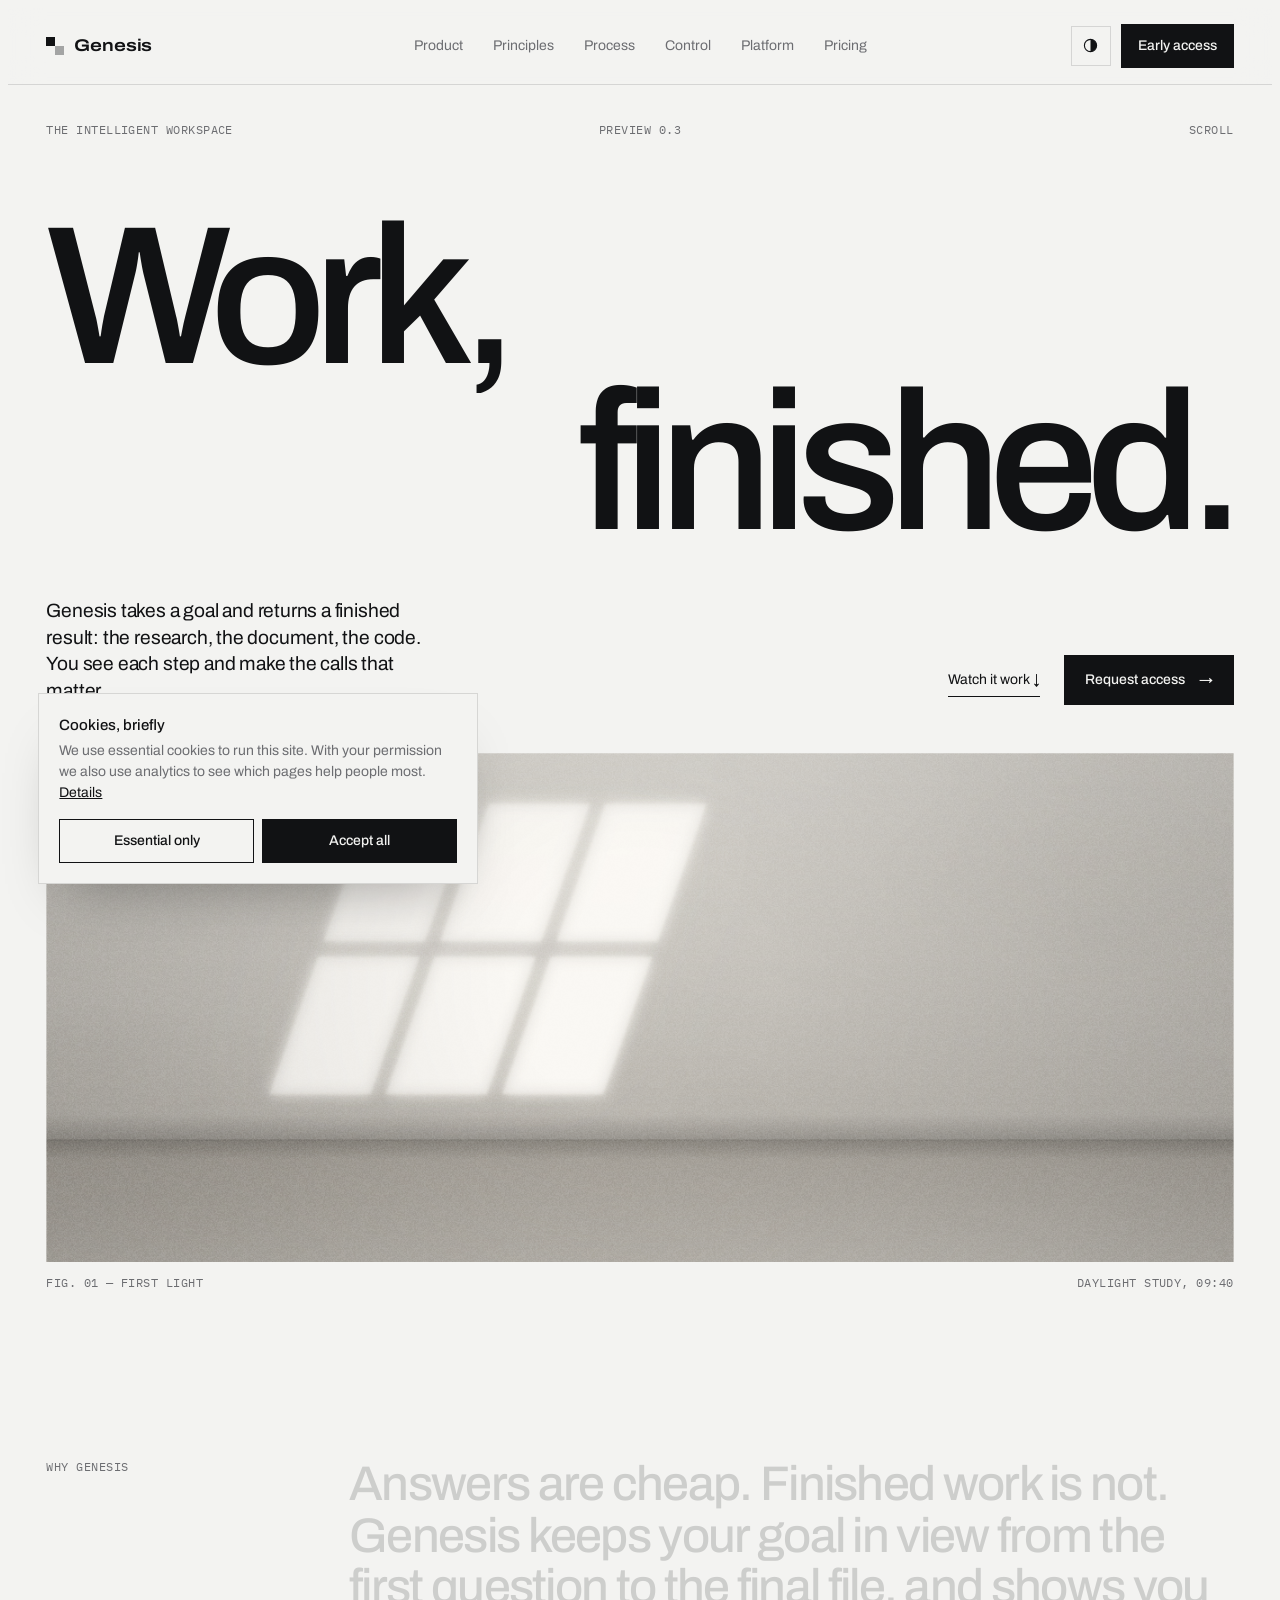
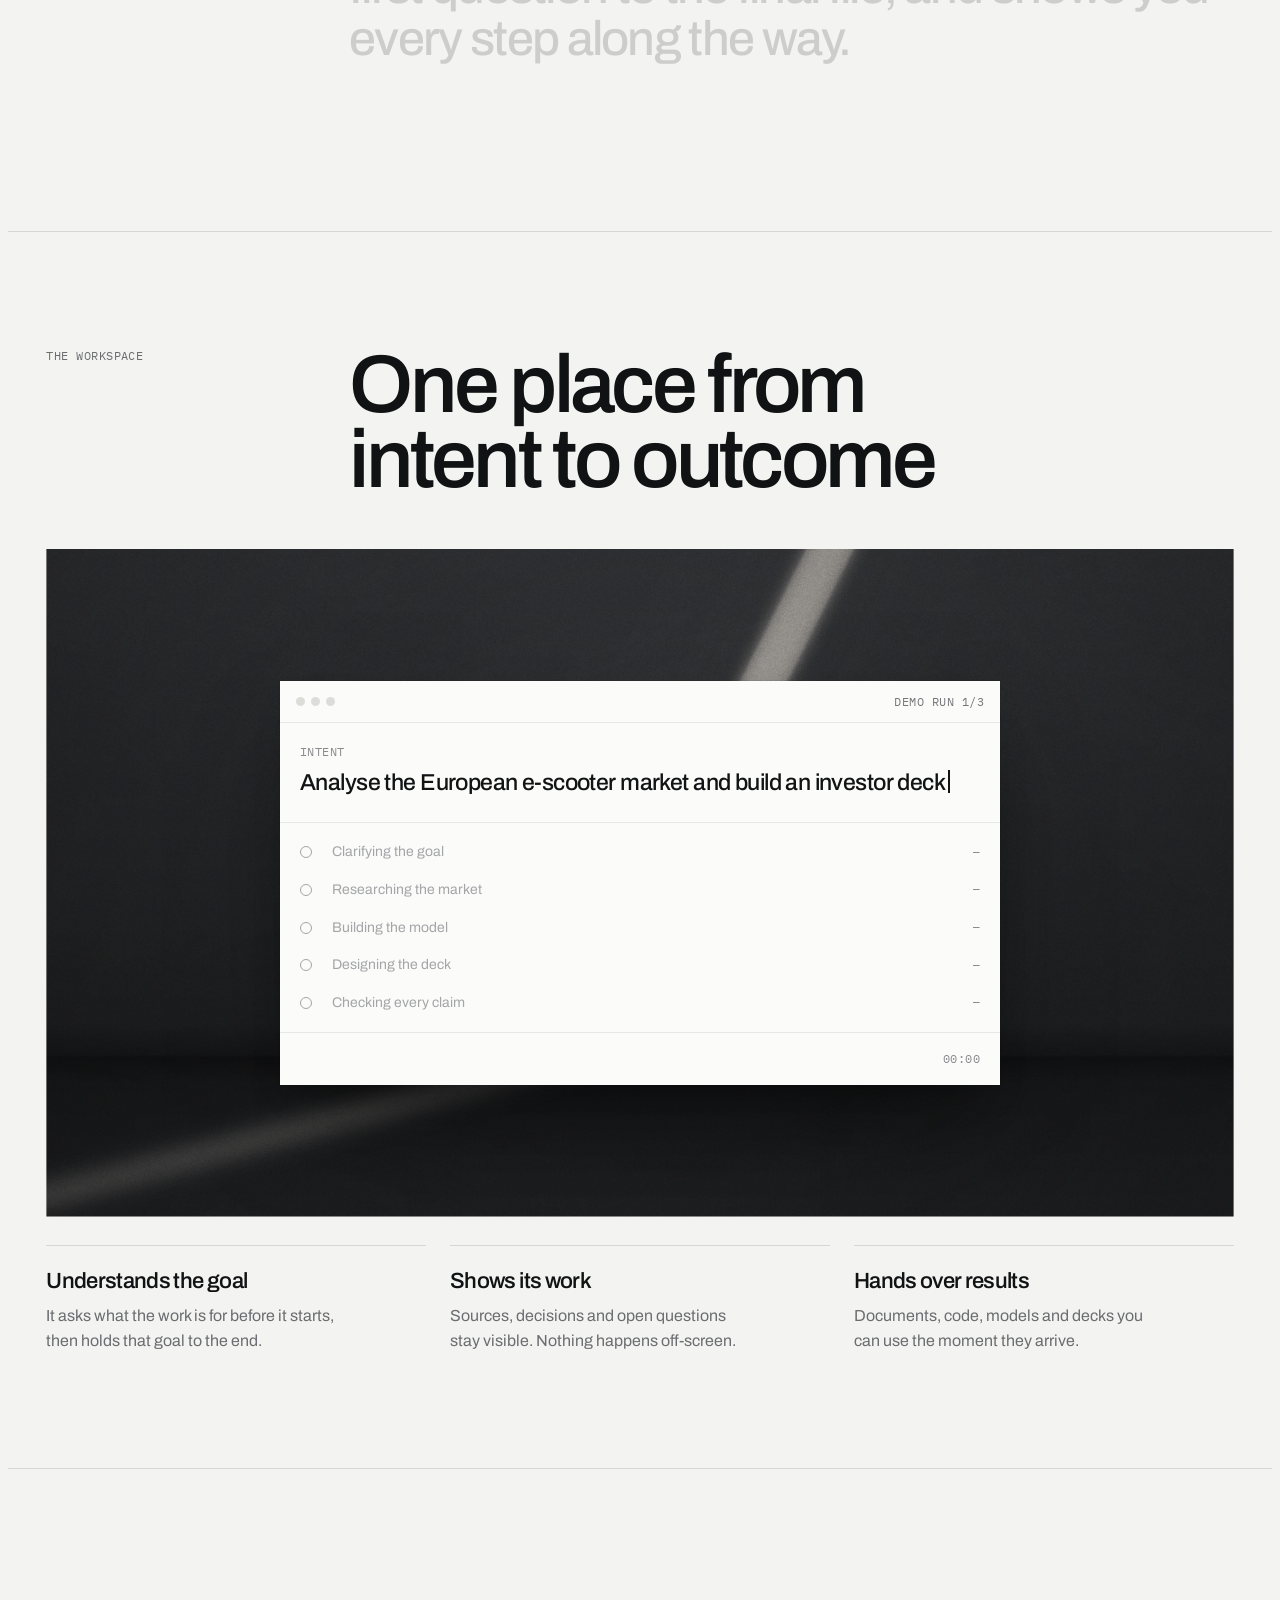
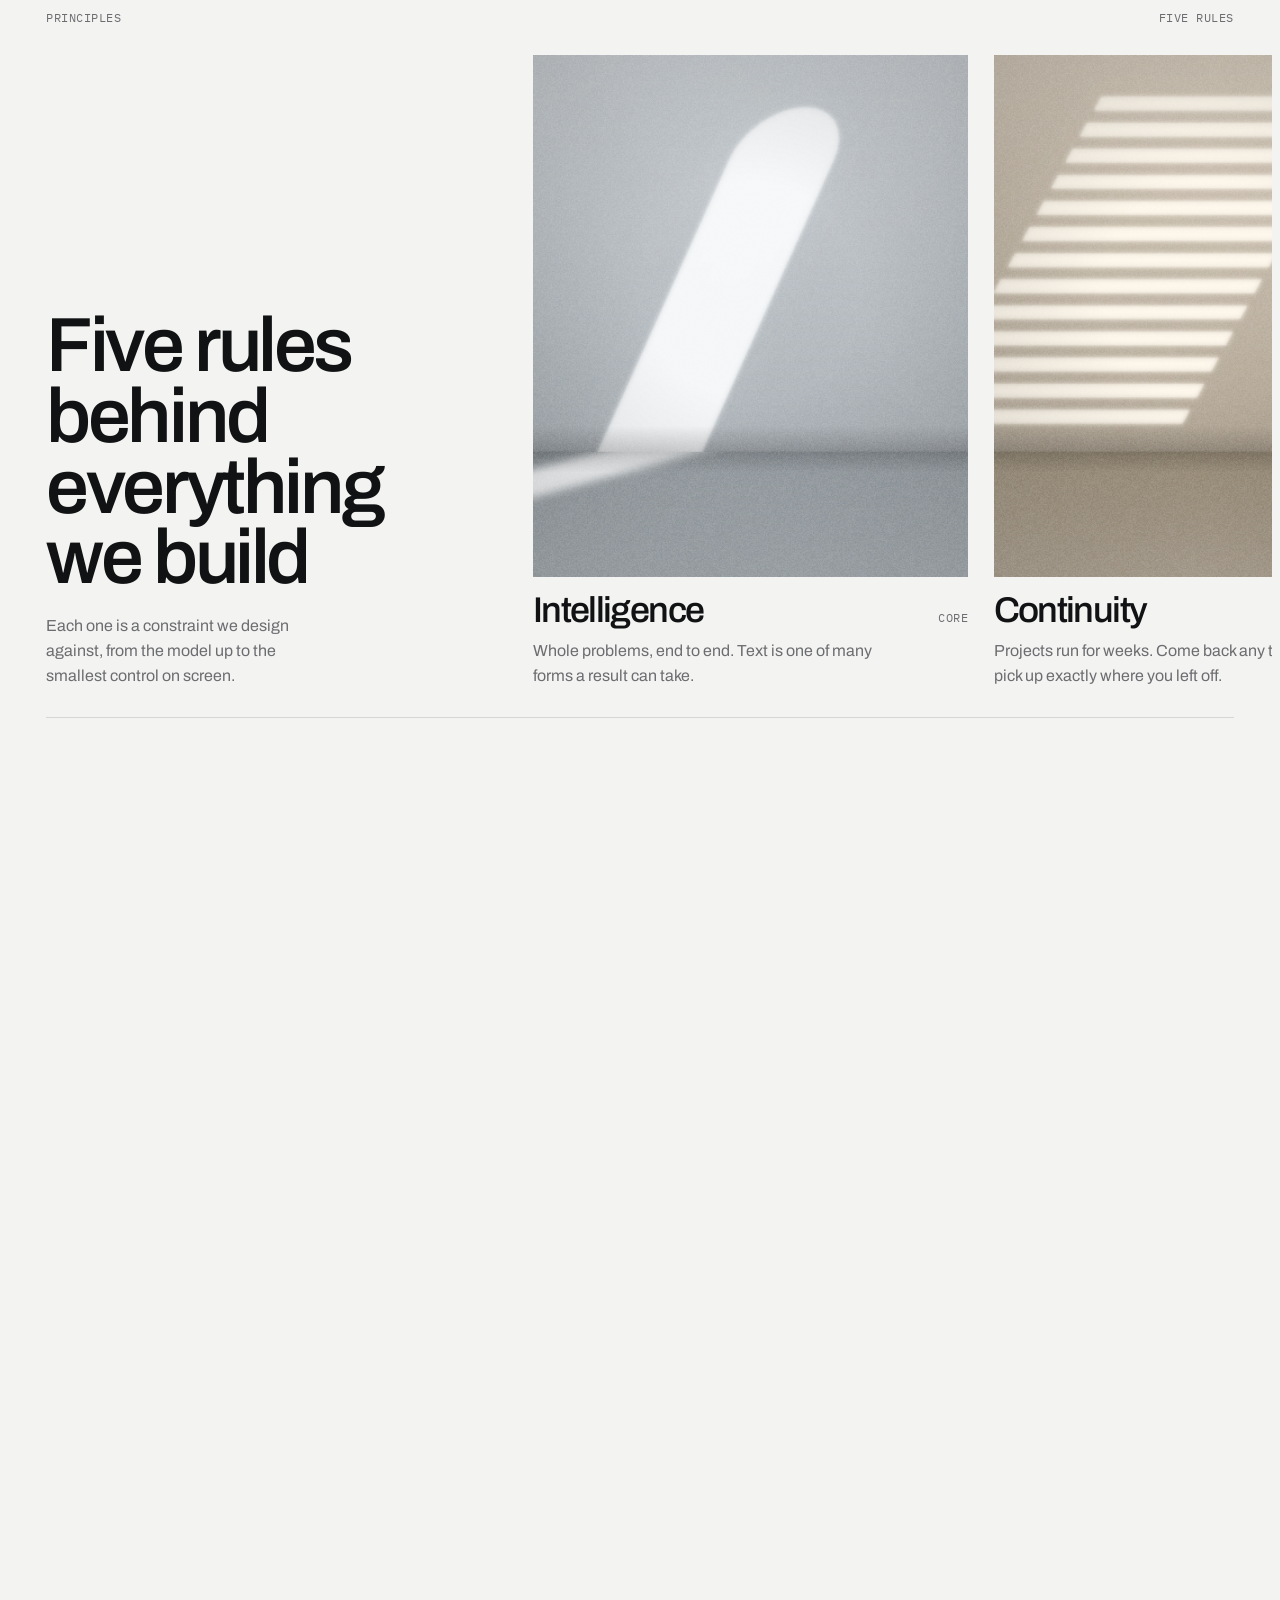
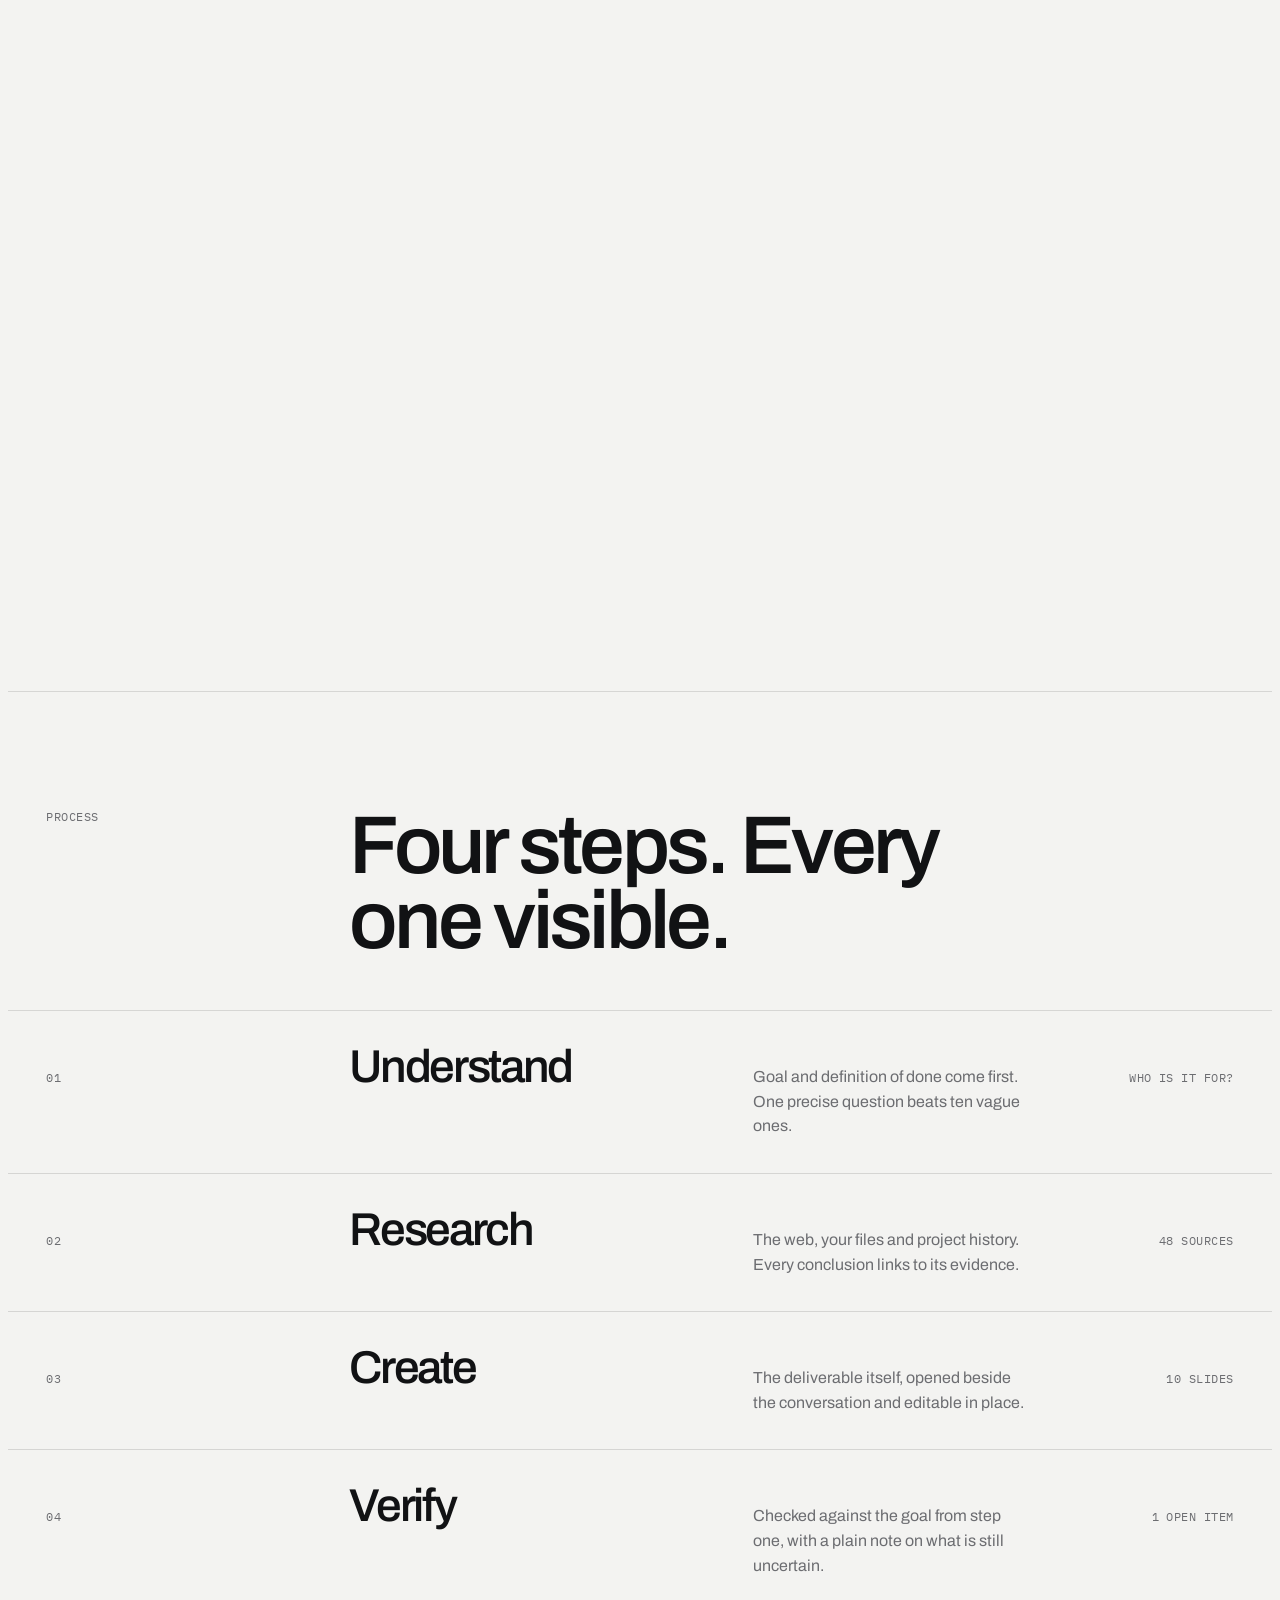
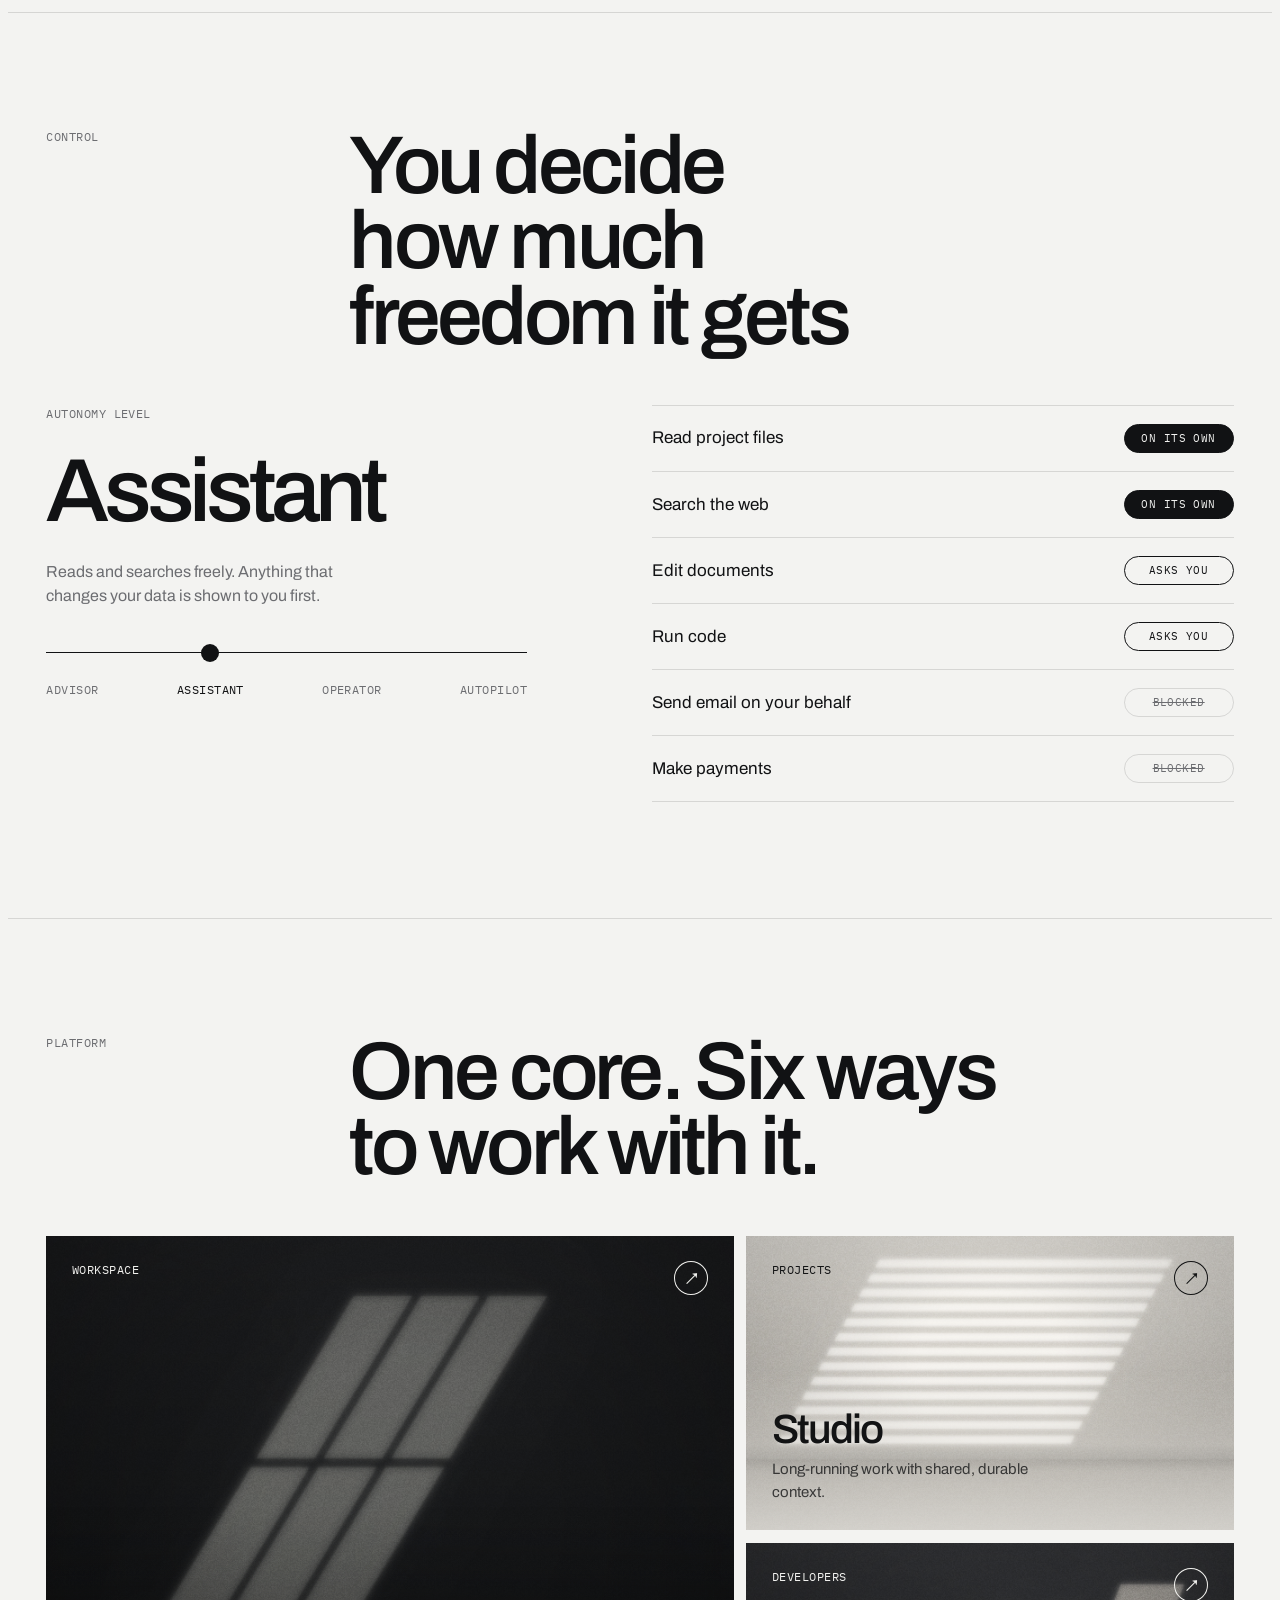
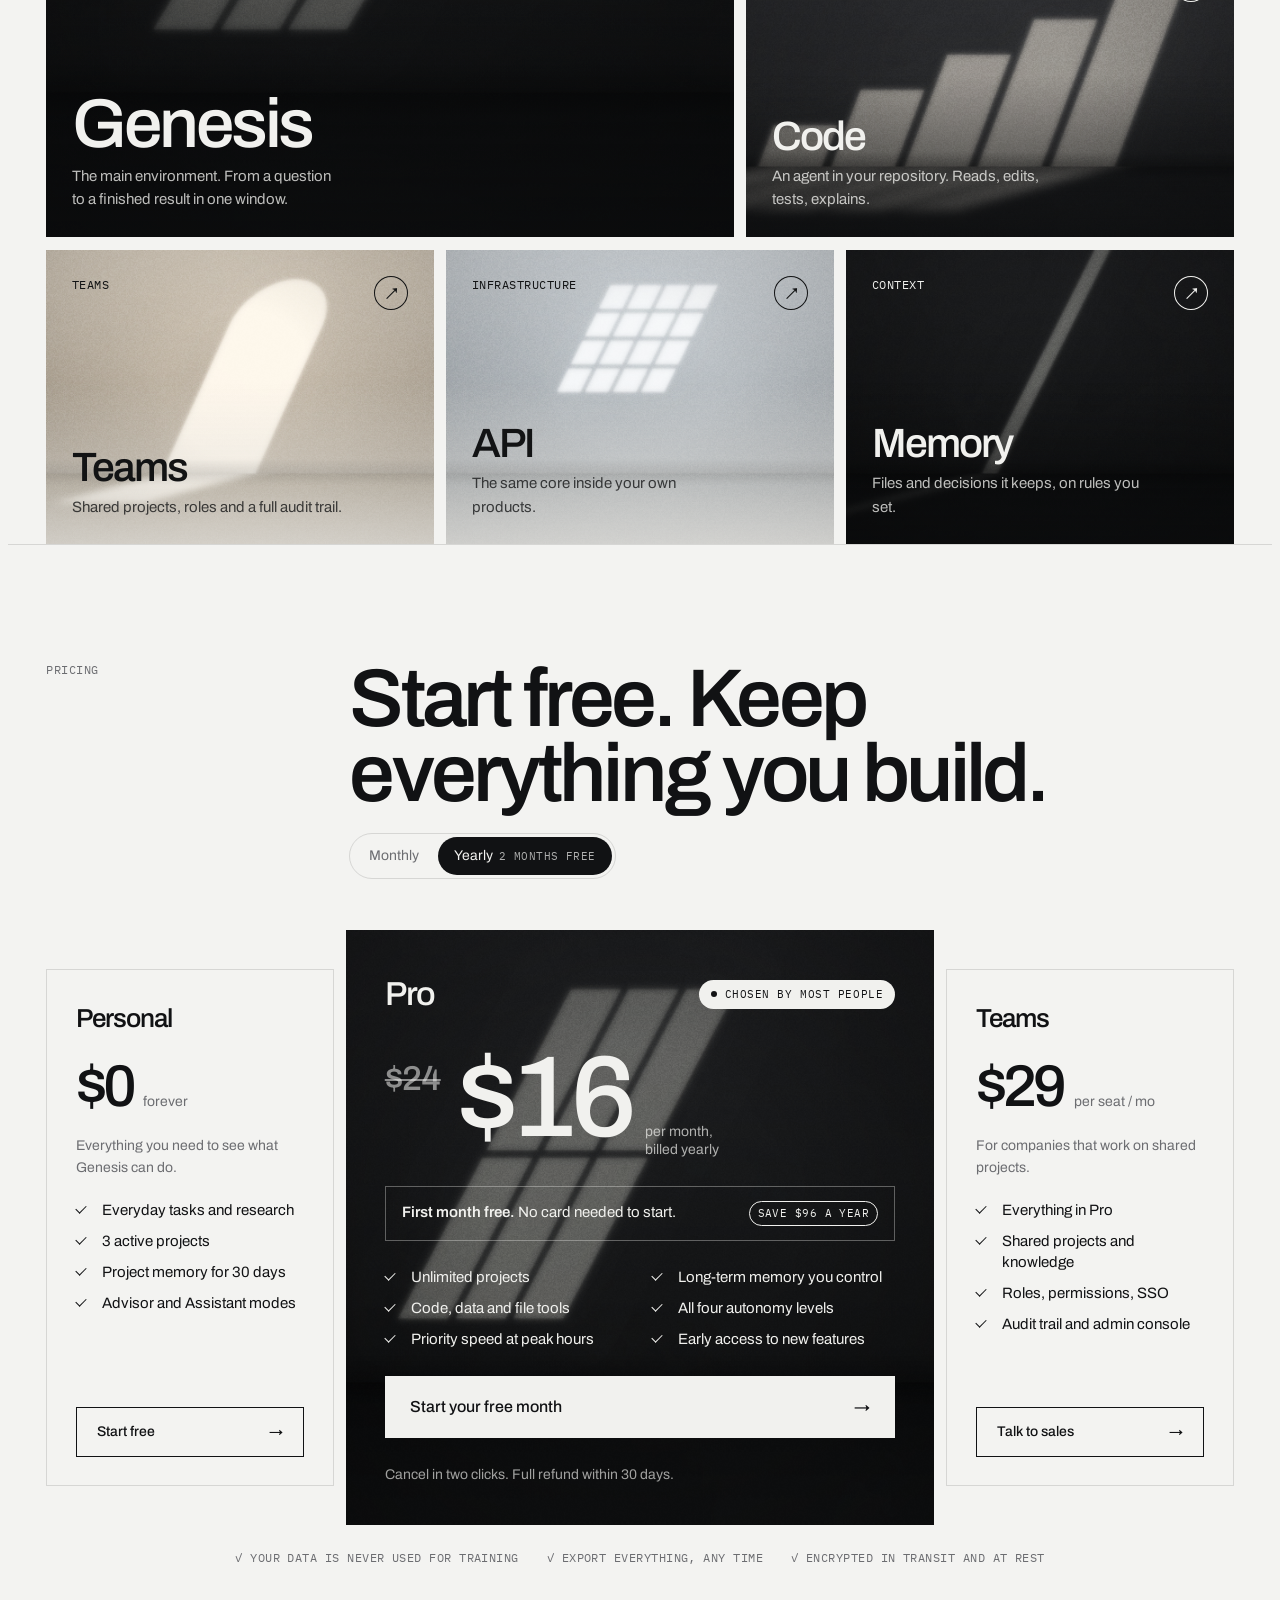
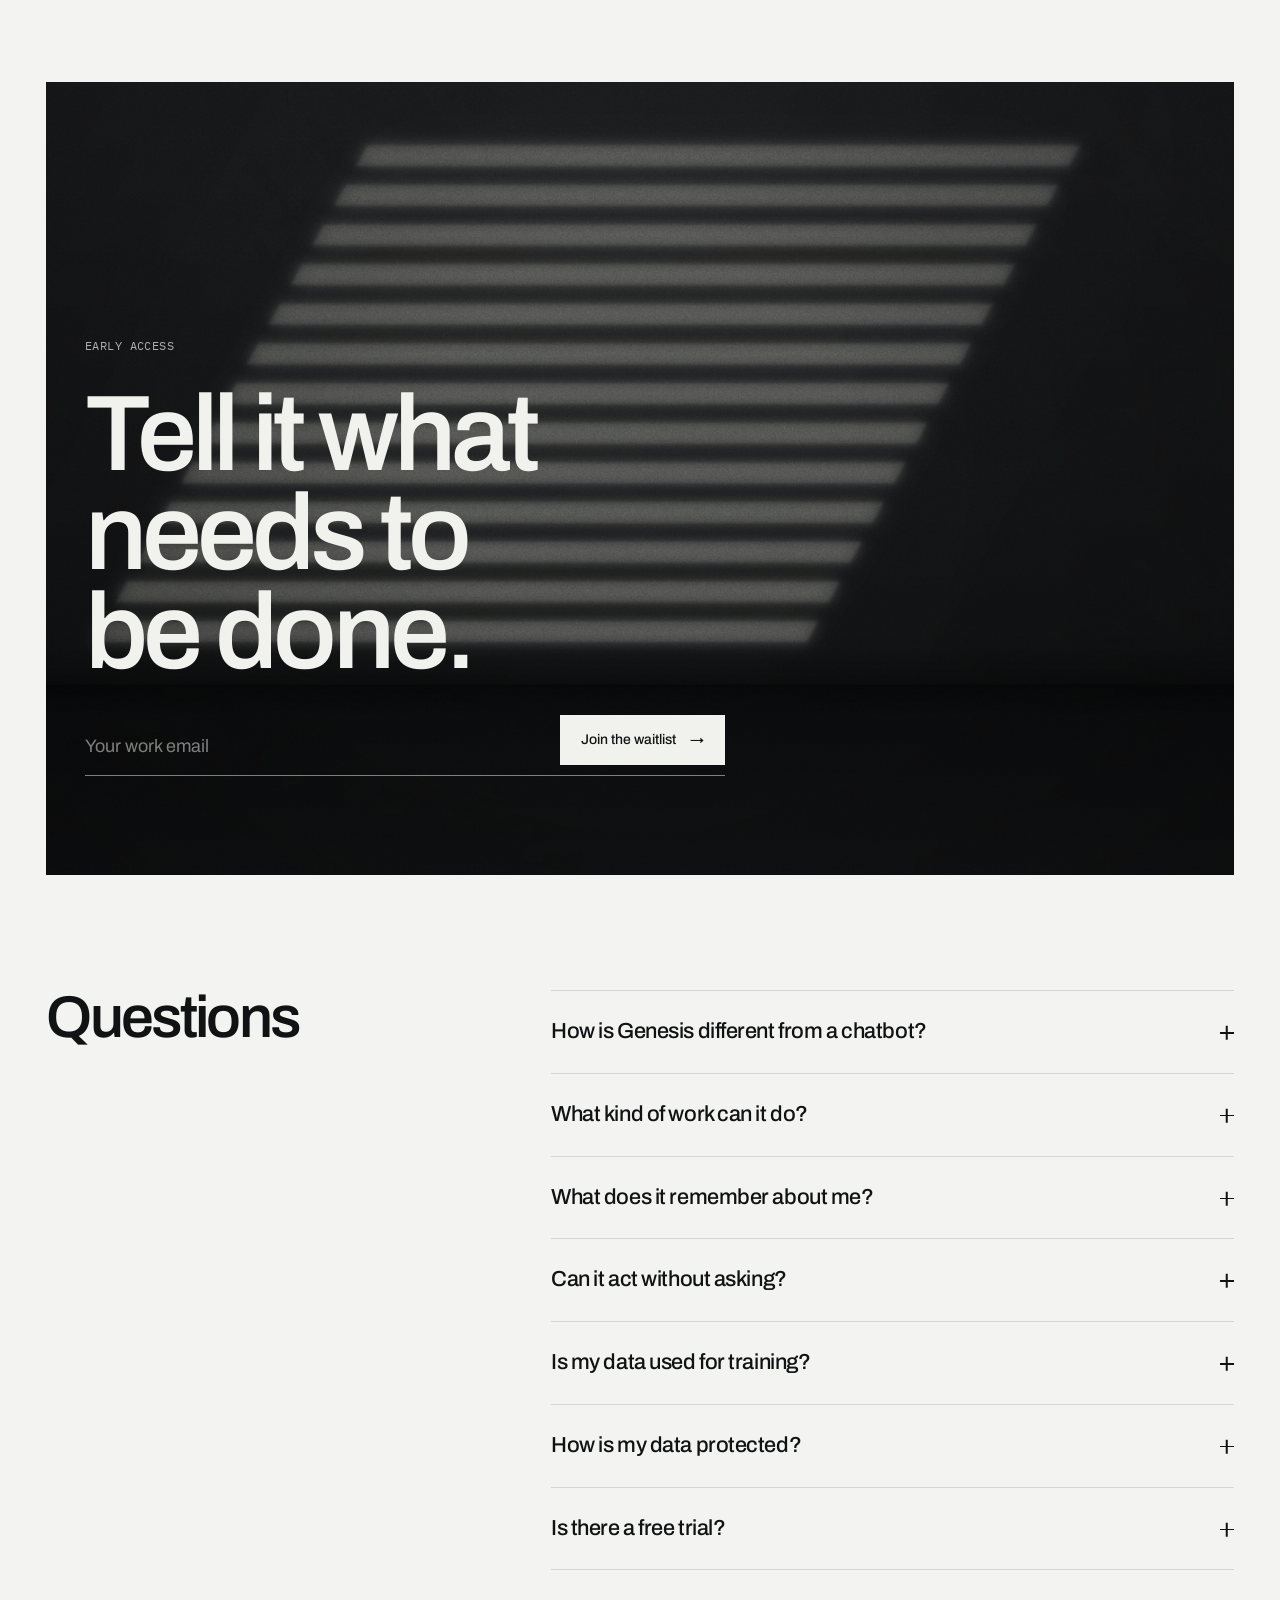
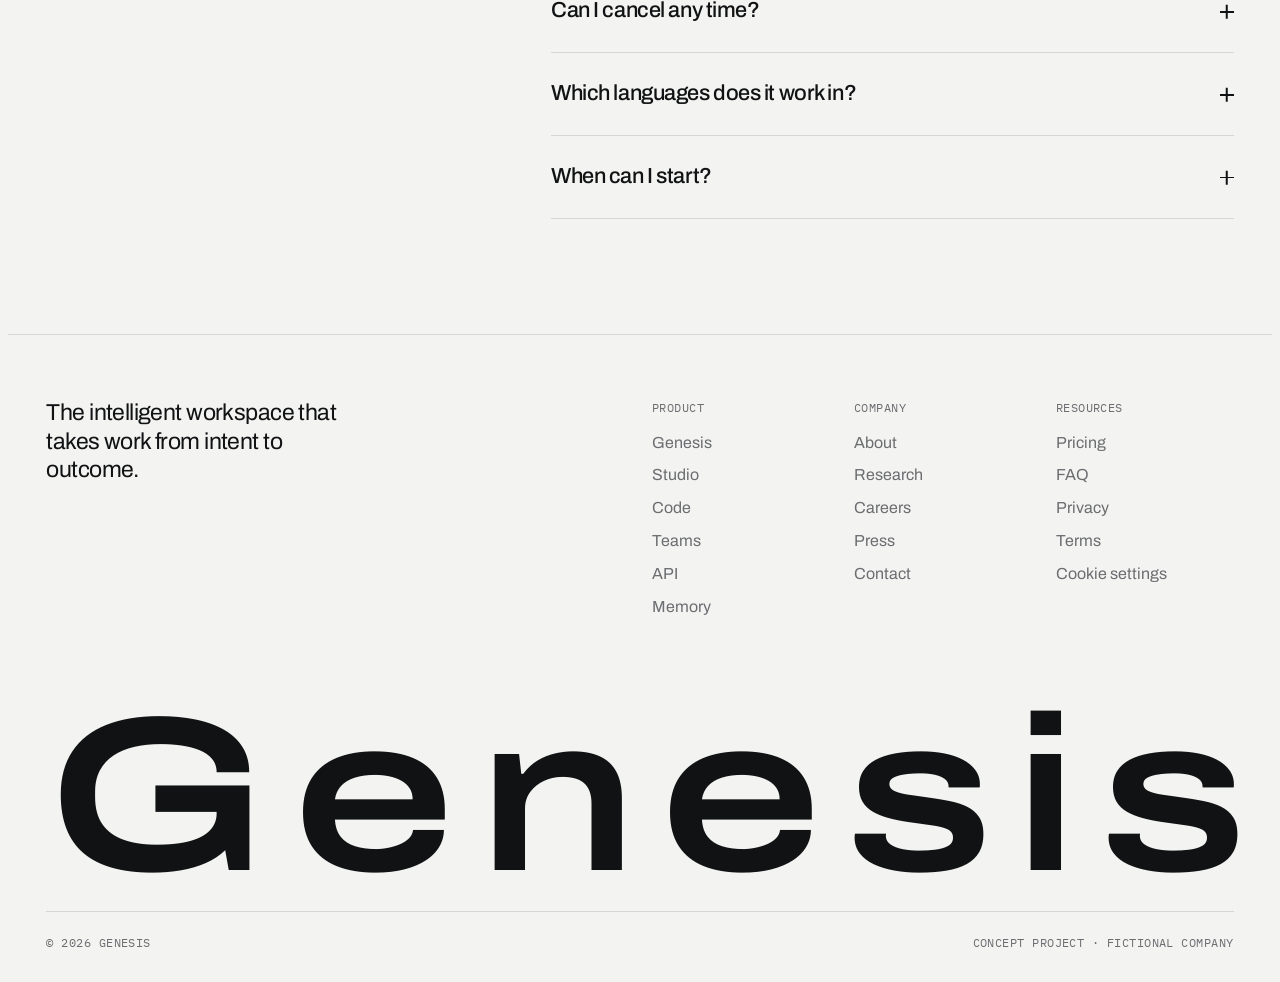
<file: index.html>
<!doctype html>
<html lang="en">
<head>
<meta charset="utf-8">
<meta name="viewport" content="width=device-width,initial-scale=1,viewport-fit=cover">
<title>Genesis — Work, finished.</title>
<meta name="description" content="Genesis is the intelligent workspace that takes work from intent to outcome.">
<meta property="og:type" content="website">
<meta property="og:site_name" content="Genesis">
<meta property="og:title" content="Genesis — Work, finished.">
<meta property="og:description" content="Genesis is the intelligent workspace that takes work from intent to outcome.">
<meta property="og:image" content="https://wertyfff.github.io/genesis/og.jpg">
<meta name="twitter:card" content="summary_large_image">
<meta name="theme-color" content="#F3F3F1">
<link rel="icon" href="data:image/svg+xml,%3Csvg xmlns=%27http://www.w3.org/2000/svg%27 viewBox=%270 0 18 18%27%3E%3Crect width=%279%27 height=%279%27 fill=%27%23111214%27/%3E%3Crect x=%279%27 y=%279%27 width=%279%27 height=%279%27 fill=%27%23111214%27 opacity=%27.35%27/%3E%3C/svg%3E">
<link rel="preconnect" href="https://fonts.googleapis.com">
<link rel="preconnect" href="https://fonts.gstatic.com" crossorigin>
<link rel="stylesheet" href="https://fonts.googleapis.com/css2?family=Archivo:wdth,wght@62..125,100..900&family=IBM+Plex+Mono:wght@400;500&display=swap">
<script>(function(){
  try{var t=localStorage.getItem('genesis-theme');if(t==='light'||t==='dark')document.documentElement.setAttribute('data-site-theme',t)}catch(e){}
  if('scrollRestoration' in history) history.scrollRestoration='manual';
})();</script>
<link rel="stylesheet" href="assets/site.css">
</head>
<body>
<header class="nav wrap" id="nav">
  <a class="brand" href="#top" aria-label="Genesis home"><span class="mark" aria-hidden="true"><i></i><i></i></span>Genesis</a>
  <nav class="links" aria-label="Sections">
    <a href="#product">Product</a>
    <a href="#principles">Principles</a>
    <a href="#process">Process</a>
    <a href="#control">Control</a>
    <a href="#platform">Platform</a>
    <a href="#pricing">Pricing</a>
  </nav>
  <div class="nav-r">
    <button class="icon-btn" id="theme" type="button" aria-label="Toggle theme">
      <svg width="15" height="15" viewBox="0 0 16 16" aria-hidden="true"><circle cx="8" cy="8" r="6.5" fill="none" stroke="currentColor" stroke-width="1.2"/><path d="M8 1.5a6.5 6.5 0 0 1 0 13z" fill="currentColor"/></svg>
    </button>
    <a class="btn" href="#join"><span class="lab"><b>Early access</b><i>Early access</i></span></a>
    <button class="icon-btn burger" id="burger" type="button" aria-label="Open menu" aria-expanded="false" aria-controls="mmenu"><span></span></button>
  </div>
</header>

<div class="mmenu" id="mmenu">
  <nav aria-label="Mobile">
    <a href="#product">Product</a>
    <a href="#principles">Principles</a>
    <a href="#process">Process</a>
    <a href="#control">Control</a>
    <a href="#platform">Platform</a>
    <a href="#pricing">Pricing</a>
    <a href="about.html">Company</a>
    <a href="#join">Early access</a>
  </nav>
  <span class="mono muted">Genesis · The intelligent workspace</span>
</div>

<main id="top">
  <section class="hero">
    <div class="wrap">
      <div class="hero-meta mono muted"><span>The intelligent workspace</span><span>Preview 0.3</span><span>Scroll</span></div>
      <h1 class="d lines" id="h1"><span class="ln"><span>Work,</span></span><span class="ln"><span>finished.</span></span></h1>
      <div class="hero-foot">
        <p>Genesis takes a goal and returns a finished result: the research, the document, the code. You see each step and make the calls that matter.</p>
        <div class="hero-cta">
          <a class="tlink" href="#product">Watch it work ↓</a>
          <a class="btn" href="#join"><span class="lab"><b>Request access</b><i>Request access</i></span><span class="arr">→</span></a>
        </div>
      </div>
    </div>
    <figure class="wrap" style="margin:0">
      <div class="plate hero-plate wipe first" data-photo="hero" data-kind="window" data-tone="stone" data-live="1"><canvas></canvas></div>
      <figcaption class="cap mono muted"><span>Fig. 01 — First light</span><span>Daylight study, 09:40</span></figcaption>
    </figure>
  </section>

  <section class="statement wrap">
    <span class="mono muted">Why Genesis</span>
    <p id="stmt">Answers are cheap. Finished work is not. Genesis keeps your goal in view from the first question to the final file, and shows you every step along the way.</p>
  </section>

  <section id="product">
    <div class="sh wrap">
      <span class="mono muted">The workspace</span>
      <h2 class="d rv">One place from intent to outcome</h2>
    </div>
    <div class="wrap">
      <div class="plate prod wipe" data-photo="product" data-kind="slit" data-tone="graphite">
        <canvas></canvas>
        <div class="inner">
          <div class="win" aria-label="Live demo of a task running">
            <div class="w-head"><span class="dots" aria-hidden="true"><i></i><i></i><i></i></span><span class="mono">Demo run <span id="scn">1/3</span></span></div>
            <div class="w-intent"><span class="mono">Intent</span><div class="w-text"><span id="typed"></span><span class="caret" aria-hidden="true"></span></div></div>
            <ol class="w-steps" id="steps"></ol>
            <div class="w-bar"><i id="bar"></i></div>
            <div class="w-foot"><span class="w-res" id="result"><b>DONE</b><span id="resText"></span></span><span class="mono" id="clock">00:00</span></div>
          </div>
        </div>
      </div>
      <div class="feats">
        <div class="rv"><h3>Understands the goal</h3><p>It asks what the work is for before it starts, then holds that goal to the end.</p></div>
        <div class="rv"><h3>Shows its work</h3><p>Sources, decisions and open questions stay visible. Nothing happens off-screen.</p></div>
        <div class="rv"><h3>Hands over results</h3><p>Documents, code, models and decks you can use the moment they arrive.</p></div>
      </div>
    </div>
  </section>

  <section class="hs" id="principles">
    <div class="hs-sticky">
      <div class="hs-top wrap mono muted"><span>Principles</span><span id="hsCount">Five rules</span></div>
      <div class="hs-track wrap" id="hsTrack">
        <div class="hs-intro">
          <h2 class="d">Five rules behind everything we build</h2>
          <p>Each one is a constraint we design against, from the model up to the smallest control on screen.</p>
        </div>
        <article class="panel"><div class="plate" data-photo="p-intelligence" data-kind="arch" data-tone="fog"><canvas></canvas></div><div class="panel-meta"><h3>Intelligence</h3><span class="mono muted">Core</span></div><p>Whole problems, end to end. Text is one of many forms a result can take.</p></article>
        <article class="panel"><div class="plate" data-photo="p-continuity" data-kind="blinds" data-tone="sand"><canvas></canvas></div><div class="panel-meta"><h3>Continuity</h3><span class="mono muted">Memory</span></div><p>Projects run for weeks. Come back any time and pick up exactly where you left off.</p></article>
        <article class="panel"><div class="plate" data-photo="p-creation" data-kind="window" data-tone="graphite"><canvas></canvas></div><div class="panel-meta"><h3>Creation</h3><span class="mono muted">Artifacts</span></div><p>The output is a finished thing: a study, a codebase change, a model, a deck.</p></article>
        <article class="panel"><div class="plate" data-photo="p-control" data-kind="steps" data-tone="stone"><canvas></canvas></div><div class="panel-meta"><h3>Control</h3><span class="mono muted">Autonomy</span></div><p>You see what it uses, what it plans to do, and where your decision is needed.</p></article>
        <article class="panel"><div class="plate" data-photo="p-simplicity" data-kind="slit" data-tone="fog"><canvas></canvas></div><div class="panel-meta"><h3>Simplicity</h3><span class="mono muted">Interface</span></div><p>One field to start. Tools appear when the task needs them, and not before.</p></article>
      </div>
      <div class="wrap"><div class="hs-prog"><i id="hsProg"></i></div></div>
    </div>
  </section>

  <section id="process">
    <div class="sh wrap">
      <span class="mono muted">Process</span>
      <h2 class="d rv">Four steps. Every one visible.</h2>
    </div>
    <ol class="steps">
      <li class="rv"><span class="n mono muted">01</span><h3>Understand</h3><p>Goal and definition of done come first. One precise question beats ten vague ones.</p><span class="x mono muted">Who is it for?</span></li>
      <li class="rv"><span class="n mono muted">02</span><h3>Research</h3><p>The web, your files and project history. Every conclusion links to its evidence.</p><span class="x mono muted">48 sources</span></li>
      <li class="rv"><span class="n mono muted">03</span><h3>Create</h3><p>The deliverable itself, opened beside the conversation and editable in place.</p><span class="x mono muted">10 slides</span></li>
      <li class="rv"><span class="n mono muted">04</span><h3>Verify</h3><p>Checked against the goal from step one, with a plain note on what is still uncertain.</p><span class="x mono muted">1 open item</span></li>
    </ol>
  </section>

  <section id="control">
    <div class="sh wrap" style="border-top:0">
      <span class="mono muted">Control</span>
      <h2 class="d rv">You decide how much freedom it gets</h2>
    </div>
    <div class="ctrl wrap">
      <div class="ctrl-l">
        <span class="mono muted">Autonomy level</span>
        <p class="lvl-name"><span id="lvlName">Assistant</span></p>
        <p class="lvl-desc" id="lvlDesc"></p>
        <div>
          <label for="lvl" class="sr">Autonomy level</label>
          <input class="range" id="lvl" type="range" min="0" max="3" step="1" value="1">
          <div class="ticks mono" id="ticks"><button type="button">Advisor</button><button type="button">Assistant</button><button type="button">Operator</button><button type="button">Autopilot</button></div>
        </div>
      </div>
      <ul class="perm ctrl-r" id="perm">
        <li><span>Read project files</span><span class="chip"></span></li>
        <li><span>Search the web</span><span class="chip"></span></li>
        <li><span>Edit documents</span><span class="chip"></span></li>
        <li><span>Run code</span><span class="chip"></span></li>
        <li><span>Send email on your behalf</span><span class="chip"></span></li>
        <li><span>Make payments</span><span class="chip"></span></li>
      </ul>
    </div>
  </section>

  <section id="platform">
    <div class="sh wrap">
      <span class="mono muted">Platform</span>
      <h2 class="d rv">One core. Six ways to work with it.</h2>
    </div>
    <div class="bento wrap">
      <a class="card c1 rv" href="genesis.html" data-ink="light"><div class="plate" data-photo="b-genesis" data-kind="window" data-tone="ink"><canvas></canvas></div><div class="inner"><div class="card-top"><span class="mono">Workspace</span><span class="ar" aria-hidden="true">→</span></div><div><h3>Genesis</h3><p>The main environment. From a question to a finished result in one window.</p></div></div></a>
      <a class="card c2 rv" href="studio.html"><div class="plate" data-photo="b-studio" data-kind="blinds" data-tone="stone"><canvas></canvas></div><div class="inner"><div class="card-top"><span class="mono">Projects</span><span class="ar" aria-hidden="true">→</span></div><div><h3>Studio</h3><p>Long-running work with shared, durable context.</p></div></div></a>
      <a class="card c3 rv" href="code.html" data-ink="light"><div class="plate" data-photo="b-code" data-kind="steps" data-tone="graphite"><canvas></canvas></div><div class="inner"><div class="card-top"><span class="mono">Developers</span><span class="ar" aria-hidden="true">→</span></div><div><h3>Code</h3><p>An agent in your repository. Reads, edits, tests, explains.</p></div></div></a>
      <a class="card c4 rv" href="teams.html"><div class="plate" data-photo="b-teams" data-kind="arch" data-tone="sand"><canvas></canvas></div><div class="inner"><div class="card-top"><span class="mono">Teams</span><span class="ar" aria-hidden="true">→</span></div><div><h3>Teams</h3><p>Shared projects, roles and a full audit trail.</p></div></div></a>
      <a class="card c5 rv" href="api.html"><div class="plate" data-photo="b-api" data-kind="grid" data-tone="fog"><canvas></canvas></div><div class="inner"><div class="card-top"><span class="mono">Infrastructure</span><span class="ar" aria-hidden="true">→</span></div><div><h3>API</h3><p>The same core inside your own products.</p></div></div></a>
      <a class="card c6 rv" href="memory.html" data-ink="light"><div class="plate" data-photo="b-memory" data-kind="slit" data-tone="ink"><canvas></canvas></div><div class="inner"><div class="card-top"><span class="mono">Context</span><span class="ar" aria-hidden="true">→</span></div><div><h3>Memory</h3><p>Files and decisions it keeps, on rules you set.</p></div></div></a>
    </div>
  </section>

  <section id="pricing">
    <div class="sh wrap">
      <span class="mono muted">Pricing</span>
      <div class="sh-b">
        <h2 class="d rv">Start free. Keep everything you build.</h2>
        <div class="bill" role="group" aria-label="Billing period">
          <button type="button" data-b="m" aria-pressed="false">Monthly</button>
          <button type="button" data-b="y" aria-pressed="true">Yearly<em>2 months free</em></button>
        </div>
      </div>
    </div>
    <div class="plans wrap">
      <article class="plan rv">
        <h3>Personal</h3>
        <div class="price">$0 <span class="per">forever</span></div>
        <p class="plan-note">Everything you need to see what Genesis can do.</p>
        <ul><li>Everyday tasks and research</li><li>3 active projects</li><li>Project memory for 30 days</li><li>Advisor and Assistant modes</li></ul>
        <a class="btn line" href="#join" data-plan="Personal"><span class="lab"><b>Start free</b><i>Start free</i></span><span class="arr">→</span></a>
      </article>

      <article class="plan pro rv">
        <div class="plate" data-kind="window" data-tone="ink" data-live="1" data-photo="pro"><canvas></canvas></div>
        <div class="pro-top"><h3>Pro</h3><span class="pill"><i></i>Chosen by most people</span></div>
        <div class="price"><span class="old" id="proOld">$24</span><span class="pv" id="proPrice" data-m="24" data-y="16">$16</span><span class="per" id="proPer">per month,<br>billed yearly</span></div>
        <div class="offer"><span><b>First month free.</b> No card needed to start.</span><span class="save" id="proSave">Save $96 a year</span></div>
        <ul><li>Unlimited projects</li><li>Long-term memory you control</li><li>Code, data and file tools</li><li>All four autonomy levels</li><li>Priority speed at peak hours</li><li>Early access to new features</li></ul>
        <a class="btn" href="#join" data-plan="Pro"><span class="lab"><b>Start your free month</b><i>Start your free month</i></span><span class="arr">→</span></a>
        <p class="plan-note">Cancel in two clicks. Full refund within 30 days.</p>
      </article>

      <article class="plan rv">
        <h3>Teams</h3>
        <div class="price"><span class="pv" data-m="36" data-y="29">$29</span> <span class="per">per seat / mo</span></div>
        <p class="plan-note">For companies that work on shared projects.</p>
        <ul><li>Everything in Pro</li><li>Shared projects and knowledge</li><li>Roles, permissions, SSO</li><li>Audit trail and admin console</li></ul>
        <a class="btn line" href="contact.html#sales"><span class="lab"><b>Talk to sales</b><i>Talk to sales</i></span><span class="arr">→</span></a>
      </article>
    </div>
    <div class="incl wrap mono muted"><span>Your data is never used for training</span><span>Export everything, any time</span><span>Encrypted in transit and at rest</span></div>
  </section>

  <section id="join" class="wrap">
    <div class="plate close wipe" data-kind="blinds" data-tone="ink" data-photo="close">
      <canvas></canvas>
      <div class="inner">
        <span class="mono" style="color:rgba(241,241,238,.7)">Early access</span>
        <h2 class="d">Tell it what needs to be done.</h2>
        <form class="form nf" name="waitlist" method="POST" data-netlify="true" netlify-honeypot="company_site" data-ok="You are on the list. We will email you when your place is ready." novalidate>
          <input type="hidden" name="form-name" value="waitlist">
          <input type="hidden" name="plan" id="plan" value="">
          <input type="hidden" name="billing" id="billing" value="yearly">
          <p class="hp"><label>Leave this empty <input name="company_site" tabindex="-1" autocomplete="off"></label></p>
          <label for="email" class="sr">Work email</label>
          <input id="email" name="email" type="email" required data-label="your email" placeholder="Your work email" autocomplete="email">
          <button class="btn" type="submit"><span class="lab"><b>Join the waitlist</b><i>Join the waitlist</i></span><span class="arr">→</span></button>
        </form>
        <p class="plan-note-sel mono" id="planNote" hidden></p>
        <p class="form-msg mono" id="msg" aria-live="polite"></p>
      </div>
    </div>
  </section>

  <section class="faq wrap" id="faq">
    <div class="faq-h"><h2 class="d">Questions</h2></div>
    <div class="faq-l">
      <details><summary>How is Genesis different from a chatbot?<span class="pm" aria-hidden="true"></span></summary><p class="ans">A chatbot replies to messages. Genesis works toward an outcome: it plans the task, uses tools, produces files and checks the result against your goal. The conversation is how you steer it, and the finished work is what you get.</p></details>
      <details><summary>What kind of work can it do?<span class="pm" aria-hidden="true"></span></summary><p class="ans">Research reports with sources, documents and briefs, slide decks, spreadsheets and financial models, data analysis, and changes to real codebases. It works with the files you give it, and every result opens next to the conversation so you can edit it directly.</p></details>
      <details><summary>What does it remember about me?<span class="pm" aria-hidden="true"></span></summary><p class="ans">Only what you allow. Memory is organised by project, so a client project never leaks into a personal one. You can see every remembered item, delete any of them, or switch memory off entirely.</p></details>
      <details><summary>Can it act without asking?<span class="pm" aria-hidden="true"></span></summary><p class="ans">Only within the autonomy level you choose. Reading and research can run on their own; sending email, publishing or spending money always waits for your confirmation unless you change that yourself.</p></details>
      <details><summary>Is my data used for training?<span class="pm" aria-hidden="true"></span></summary><p class="ans">No. Your projects, files and conversations are not used to train models. This is the default on every plan, including the free one.</p></details>
      <details><summary>How is my data protected?<span class="pm" aria-hidden="true"></span></summary><p class="ans">Data is encrypted in transit and at rest. Teams get single sign-on, role-based permissions and a full audit trail of what Genesis did and who approved it.</p></details>
      <details><summary>Is there a free trial?<span class="pm" aria-hidden="true"></span></summary><p class="ans">Personal is free with no time limit. Pro starts with a free first month and needs no card to begin. If Pro is not for you, you drop back to Personal and keep your projects.</p></details>
      <details><summary>Can I cancel any time?<span class="pm" aria-hidden="true"></span></summary><p class="ans">Yes, in two clicks from settings. Yearly plans are fully refunded within 30 days. Whatever you cancel, you can export all your projects and files first.</p></details>
      <details><summary>Which languages does it work in?<span class="pm" aria-hidden="true"></span></summary><p class="ans">Genesis reads and writes in most major languages. You can mix languages inside one project, for example research sources in German and a final report in English.</p></details>
      <details><summary>When can I start?<span class="pm" aria-hidden="true"></span></summary><p class="ans">Access opens in waves. Join the waitlist and we will email you when your place is ready. Waitlist members get the free Pro month automatically.</p></details>
    </div>
  </section>

</main>

<footer class="wrap">
  <div class="f-cols">
    <p class="f-lead">The intelligent workspace that takes work from intent to outcome.</p>
    <div class="f-col"><h4 class="mono muted">Product</h4><ul><li><a href="genesis.html">Genesis</a></li><li><a href="studio.html">Studio</a></li><li><a href="code.html">Code</a></li><li><a href="teams.html">Teams</a></li><li><a href="api.html">API</a></li><li><a href="memory.html">Memory</a></li></ul></div>
    <div class="f-col"><h4 class="mono muted">Company</h4><ul><li><a href="about.html">About</a></li><li><a href="research.html">Research</a></li><li><a href="careers.html">Careers</a></li><li><a href="press.html">Press</a></li><li><a href="contact.html">Contact</a></li></ul></div>
    <div class="f-col"><h4 class="mono muted">Resources</h4><ul><li><a href="index.html#pricing">Pricing</a></li><li><a href="index.html#faq">FAQ</a></li><li><a href="privacy.html">Privacy</a></li><li><a href="terms.html">Terms</a></li><li><button class="f-cookie" type="button" data-cookie-settings>Cookie settings</button></li></ul></div>
  </div>
  <p class="wordmark" aria-hidden="true"><span>G</span><span>e</span><span>n</span><span>e</span><span>s</span><span>i</span><span>s</span></p>
  <div class="f-bot mono muted"><span>© 2026 Genesis</span><span>Concept project · fictional company</span></div>
</footer>

<div class="cookie" id="cookie" role="dialog" aria-label="Cookie preferences" hidden>
  <p><b>Cookies, briefly</b>We use essential cookies to run this site. With your permission we also use analytics to see which pages help people most. <a href="privacy.html#cookies">Details</a></p>
  <div class="cookie-b">
    <button class="btn line" type="button" data-c="essential"><span class="lab"><b>Essential only</b><i>Essential only</i></span></button>
    <button class="btn" type="button" data-c="all"><span class="lab"><b>Accept all</b><i>Accept all</i></span></button>
  </div>
</div>

<script src="assets/site.js"></script>
</body>
</html>
</file>
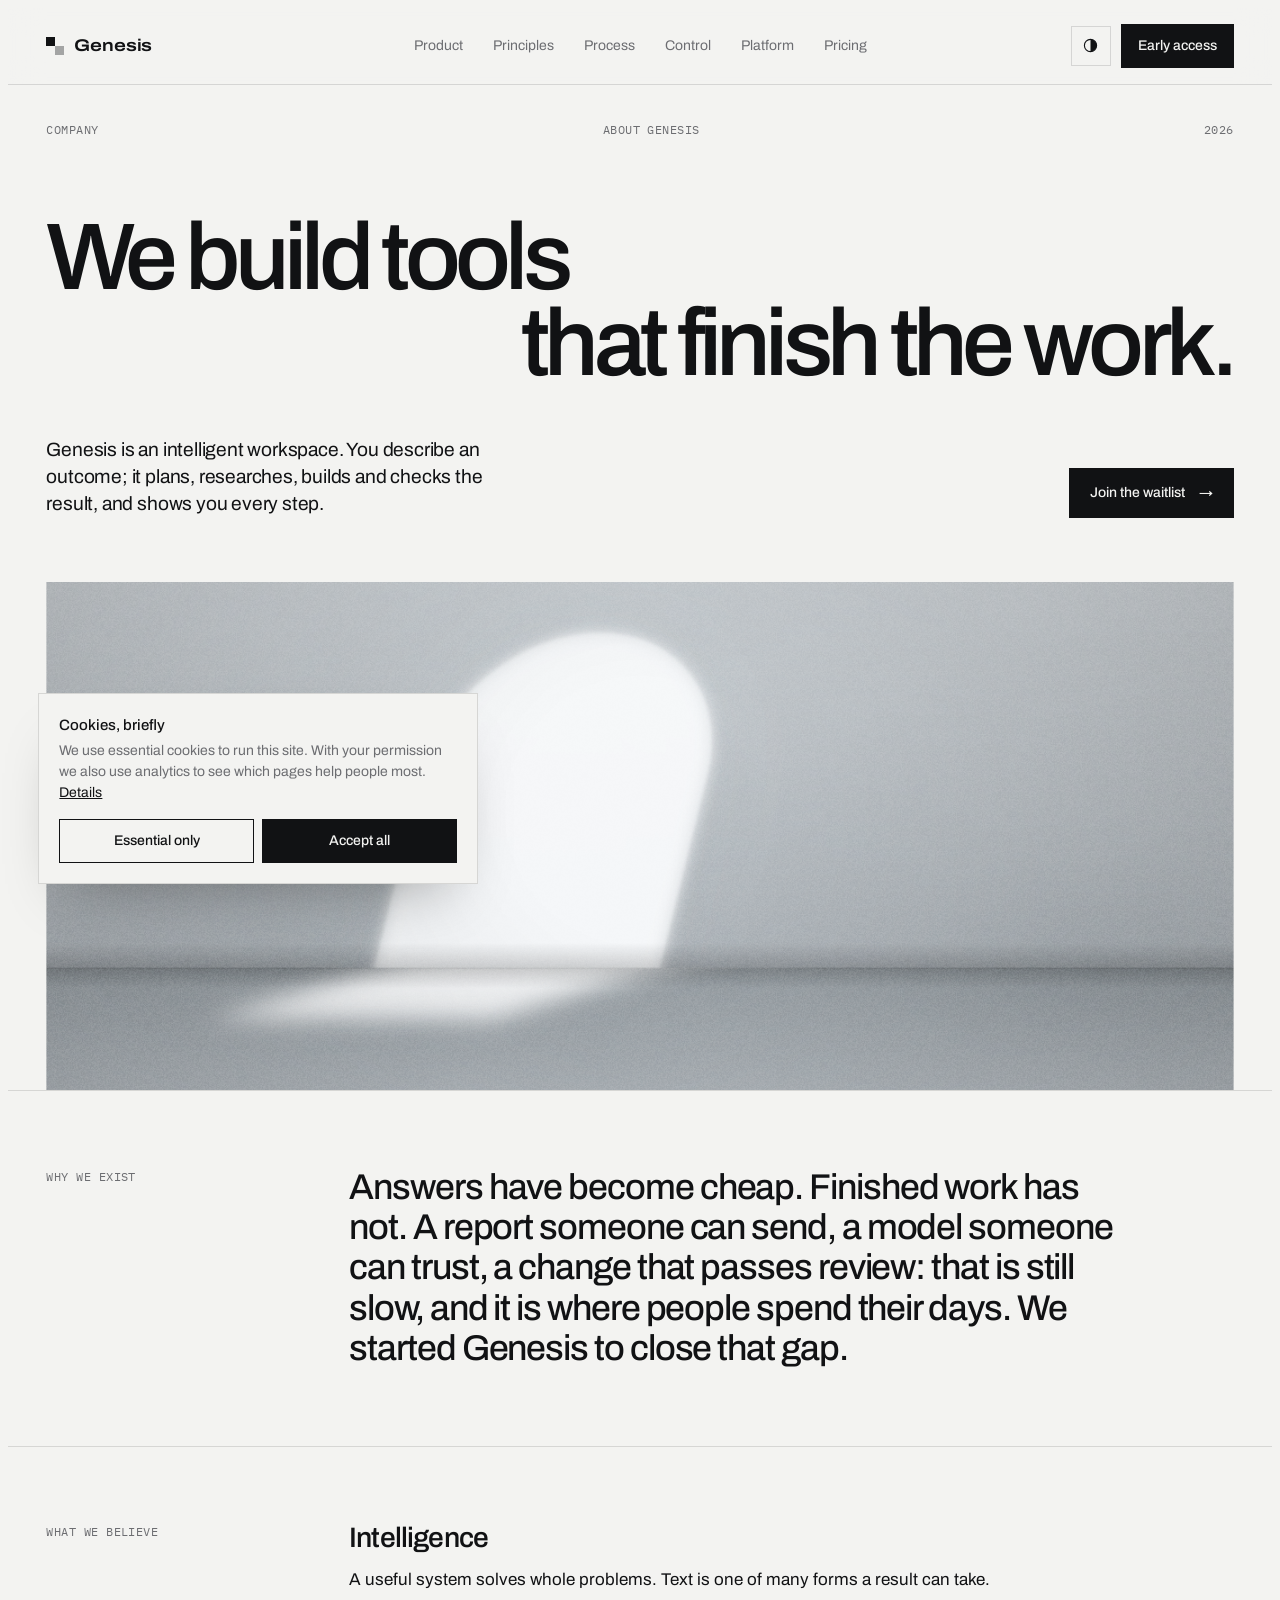
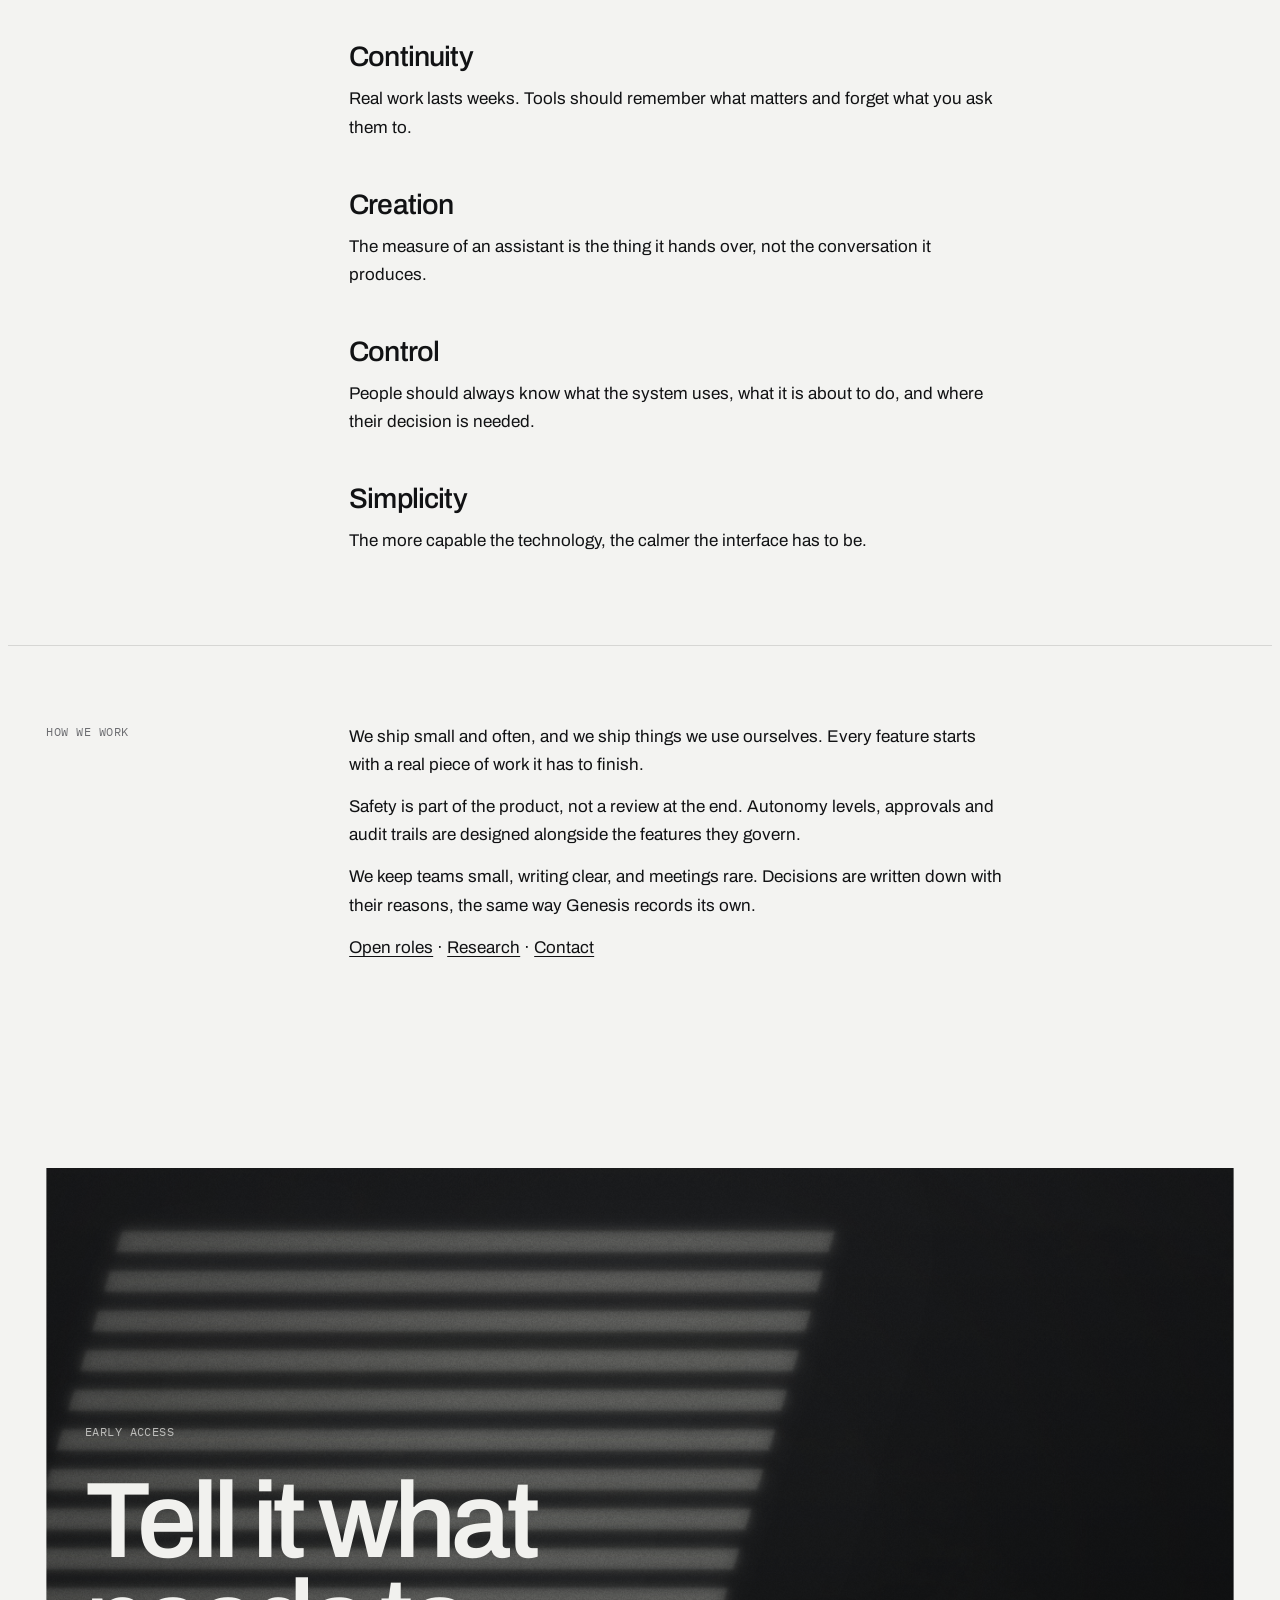
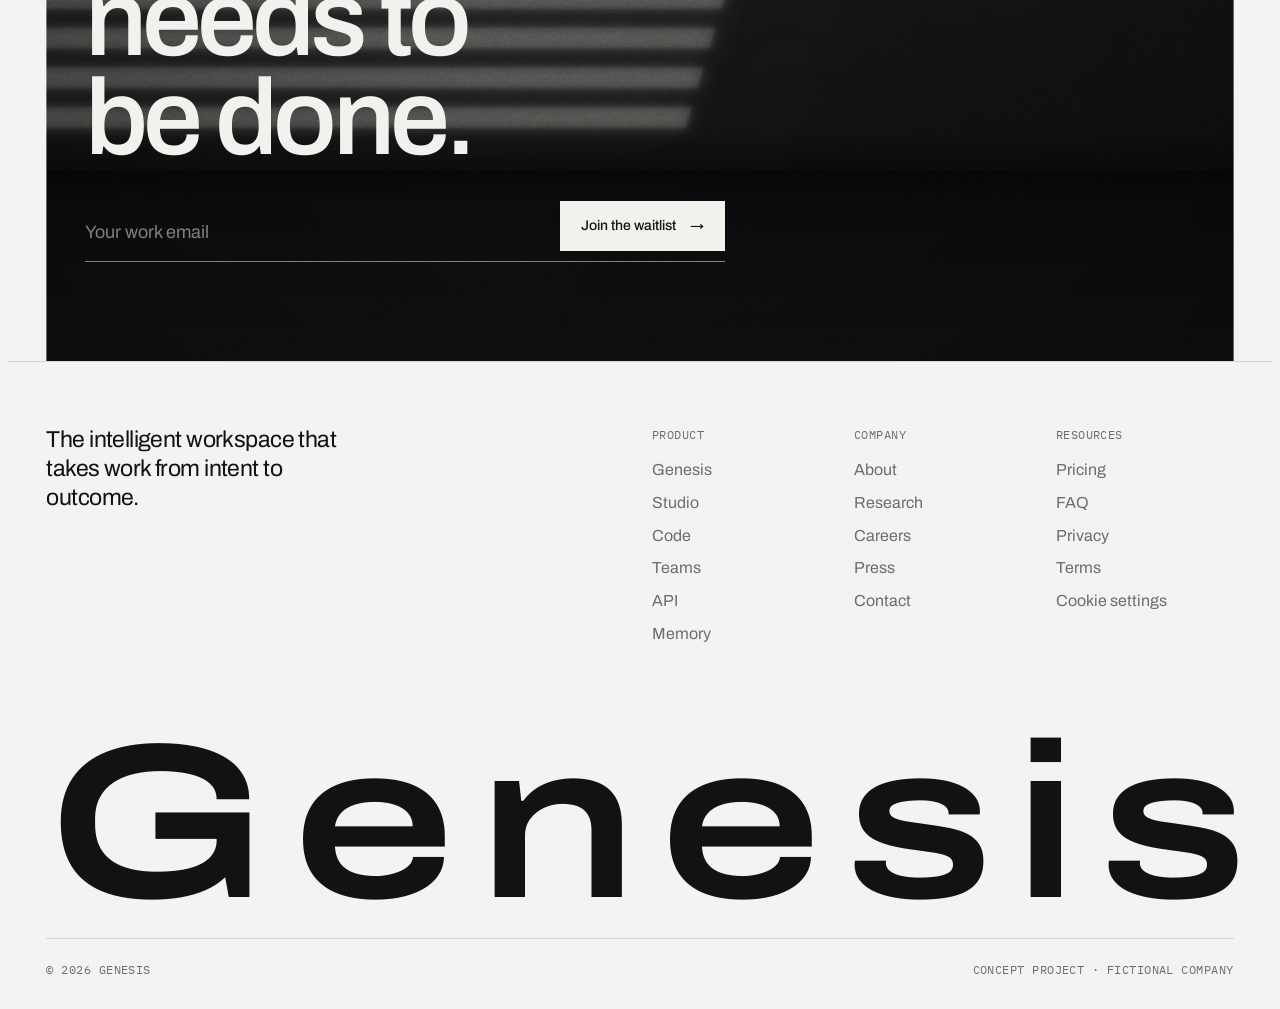
<file: about.html>
<!doctype html>
<html lang="en">
<head>
<meta charset="utf-8">
<meta name="viewport" content="width=device-width,initial-scale=1,viewport-fit=cover">
<title>About · Genesis</title>
<meta name="description" content="Genesis builds an intelligent workspace that takes work from intent to outcome.">
<meta property="og:type" content="website">
<meta property="og:site_name" content="Genesis">
<meta property="og:title" content="About · Genesis">
<meta property="og:description" content="Genesis builds an intelligent workspace that takes work from intent to outcome.">
<meta property="og:image" content="https://wertyfff.github.io/genesis/og.jpg">
<meta name="twitter:card" content="summary_large_image">
<meta name="theme-color" content="#F3F3F1">
<link rel="icon" href="data:image/svg+xml,%3Csvg xmlns=%27http://www.w3.org/2000/svg%27 viewBox=%270 0 18 18%27%3E%3Crect width=%279%27 height=%279%27 fill=%27%23111214%27/%3E%3Crect x=%279%27 y=%279%27 width=%279%27 height=%279%27 fill=%27%23111214%27 opacity=%27.35%27/%3E%3C/svg%3E">
<link rel="preconnect" href="https://fonts.googleapis.com">
<link rel="preconnect" href="https://fonts.gstatic.com" crossorigin>
<link rel="stylesheet" href="https://fonts.googleapis.com/css2?family=Archivo:wdth,wght@62..125,100..900&family=IBM+Plex+Mono:wght@400;500&display=swap">
<script>(function(){
  try{var t=localStorage.getItem('genesis-theme');if(t==='light'||t==='dark')document.documentElement.setAttribute('data-site-theme',t)}catch(e){}
  if('scrollRestoration' in history) history.scrollRestoration='manual';
})();</script>
<link rel="stylesheet" href="assets/site.css">
</head>
<body>
<header class="nav wrap" id="nav">
  <a class="brand" href="index.html" aria-label="Genesis home"><span class="mark" aria-hidden="true"><i></i><i></i></span>Genesis</a>
  <nav class="links" aria-label="Sections">
    <a href="index.html#product">Product</a>
    <a href="index.html#principles">Principles</a>
    <a href="index.html#process">Process</a>
    <a href="index.html#control">Control</a>
    <a href="index.html#platform">Platform</a>
    <a href="index.html#pricing">Pricing</a>
  </nav>
  <div class="nav-r">
    <button class="icon-btn" id="theme" type="button" aria-label="Toggle theme">
      <svg width="15" height="15" viewBox="0 0 16 16" aria-hidden="true"><circle cx="8" cy="8" r="6.5" fill="none" stroke="currentColor" stroke-width="1.2"/><path d="M8 1.5a6.5 6.5 0 0 1 0 13z" fill="currentColor"/></svg>
    </button>
    <a class="btn" href="#join"><span class="lab"><b>Early access</b><i>Early access</i></span></a>
    <button class="icon-btn burger" id="burger" type="button" aria-label="Open menu" aria-expanded="false" aria-controls="mmenu"><span></span></button>
  </div>
</header>

<div class="mmenu" id="mmenu">
  <nav aria-label="Mobile">
    <a href="index.html#product">Product</a>
    <a href="index.html#principles">Principles</a>
    <a href="index.html#process">Process</a>
    <a href="index.html#control">Control</a>
    <a href="index.html#platform">Platform</a>
    <a href="index.html#pricing">Pricing</a>
    <a href="about.html">Company</a>
    <a href="#join">Early access</a>
  </nav>
  <span class="mono muted">Genesis · The intelligent workspace</span>
</div>

<main id="top">
  <section class="ph wrap">
    <div class="ph-meta mono muted"><span>Company</span><span>About Genesis</span><span>2026</span></div>
    <h1 class="d lines sm"><span class="ln"><span>We build tools</span></span><span class="ln"><span>that finish the work.</span></span></h1>
    <div class="ph-foot"><p>Genesis is an intelligent workspace. You describe an outcome; it plans, researches, builds and checks the result, and shows you every step.</p><div class="hero-cta"><a class="btn " href="#join"><span class="lab"><b>Join the waitlist</b><i>Join the waitlist</i></span><span class="arr">→</span></a></div></div>
  </section>
  <div class="wrap"><div class="plate wide-plate wipe first" data-kind="arch" data-tone="fog" data-photo="about" data-live="1"><canvas></canvas></div></div>
  <section class="blk wrap">
    <span class="mono muted">Why we exist</span>
    <div class="body"><p class="lead">Answers have become cheap. Finished work has not. A report someone can send, a model someone can trust, a change that passes review: that is still slow, and it is where people spend their days. We started Genesis to close that gap.</p></div>
  </section>
  <section class="blk wrap">
    <span class="mono muted">What we believe</span>
    <div class="body"><div class="prose">
      <h2>Intelligence</h2><p>A useful system solves whole problems. Text is one of many forms a result can take.</p>
      <h2>Continuity</h2><p>Real work lasts weeks. Tools should remember what matters and forget what you ask them to.</p>
      <h2>Creation</h2><p>The measure of an assistant is the thing it hands over, not the conversation it produces.</p>
      <h2>Control</h2><p>People should always know what the system uses, what it is about to do, and where their decision is needed.</p>
      <h2>Simplicity</h2><p>The more capable the technology, the calmer the interface has to be.</p>
    </div></div>
  </section>
  <section class="blk wrap">
    <span class="mono muted">How we work</span>
    <div class="body"><div class="prose">
      <p>We ship small and often, and we ship things we use ourselves. Every feature starts with a real piece of work it has to finish.</p>
      <p>Safety is part of the product, not a review at the end. Autonomy levels, approvals and audit trails are designed alongside the features they govern.</p>
      <p>We keep teams small, writing clear, and meetings rare. Decisions are written down with their reasons, the same way Genesis records its own.</p>
      <p><a href="careers.html">Open roles</a> · <a href="research.html">Research</a> · <a href="contact.html">Contact</a></p>
    </div></div>
  </section>
  <section id="join" class="wrap">
    <div class="plate close wipe" data-kind="blinds" data-tone="ink" data-photo="close">
      <canvas></canvas>
      <div class="inner">
        <span class="mono" style="color:rgba(241,241,238,.7)">Early access</span>
        <h2 class="d">Tell it what needs to be done.</h2>
        <form class="form nf" name="waitlist" method="POST" data-netlify="true" netlify-honeypot="company_site" data-ok="You are on the list. We will email you when your place is ready." novalidate>
          <input type="hidden" name="form-name" value="waitlist">
          <input type="hidden" name="plan" id="plan" value="">
          <input type="hidden" name="billing" id="billing" value="yearly">
          <p class="hp"><label>Leave this empty <input name="company_site" tabindex="-1" autocomplete="off"></label></p>
          <label for="email" class="sr">Work email</label>
          <input id="email" name="email" type="email" required data-label="your email" placeholder="Your work email" autocomplete="email">
          <button class="btn" type="submit"><span class="lab"><b>Join the waitlist</b><i>Join the waitlist</i></span><span class="arr">→</span></button>
        </form>
        <p class="plan-note-sel mono" id="planNote" hidden></p>
        <p class="form-msg mono" id="msg" aria-live="polite"></p>
      </div>
    </div>
  </section>
</main>

<footer class="wrap">
  <div class="f-cols">
    <p class="f-lead">The intelligent workspace that takes work from intent to outcome.</p>
    <div class="f-col"><h4 class="mono muted">Product</h4><ul><li><a href="genesis.html">Genesis</a></li><li><a href="studio.html">Studio</a></li><li><a href="code.html">Code</a></li><li><a href="teams.html">Teams</a></li><li><a href="api.html">API</a></li><li><a href="memory.html">Memory</a></li></ul></div>
    <div class="f-col"><h4 class="mono muted">Company</h4><ul><li><a href="about.html">About</a></li><li><a href="research.html">Research</a></li><li><a href="careers.html">Careers</a></li><li><a href="press.html">Press</a></li><li><a href="contact.html">Contact</a></li></ul></div>
    <div class="f-col"><h4 class="mono muted">Resources</h4><ul><li><a href="index.html#pricing">Pricing</a></li><li><a href="index.html#faq">FAQ</a></li><li><a href="privacy.html">Privacy</a></li><li><a href="terms.html">Terms</a></li><li><button class="f-cookie" type="button" data-cookie-settings>Cookie settings</button></li></ul></div>
  </div>
  <p class="wordmark" aria-hidden="true"><span>G</span><span>e</span><span>n</span><span>e</span><span>s</span><span>i</span><span>s</span></p>
  <div class="f-bot mono muted"><span>© 2026 Genesis</span><span>Concept project · fictional company</span></div>
</footer>

<div class="cookie" id="cookie" role="dialog" aria-label="Cookie preferences" hidden>
  <p><b>Cookies, briefly</b>We use essential cookies to run this site. With your permission we also use analytics to see which pages help people most. <a href="privacy.html#cookies">Details</a></p>
  <div class="cookie-b">
    <button class="btn line" type="button" data-c="essential"><span class="lab"><b>Essential only</b><i>Essential only</i></span></button>
    <button class="btn" type="button" data-c="all"><span class="lab"><b>Accept all</b><i>Accept all</i></span></button>
  </div>
</div>

<script src="assets/site.js"></script>
</body>
</html>
</file>
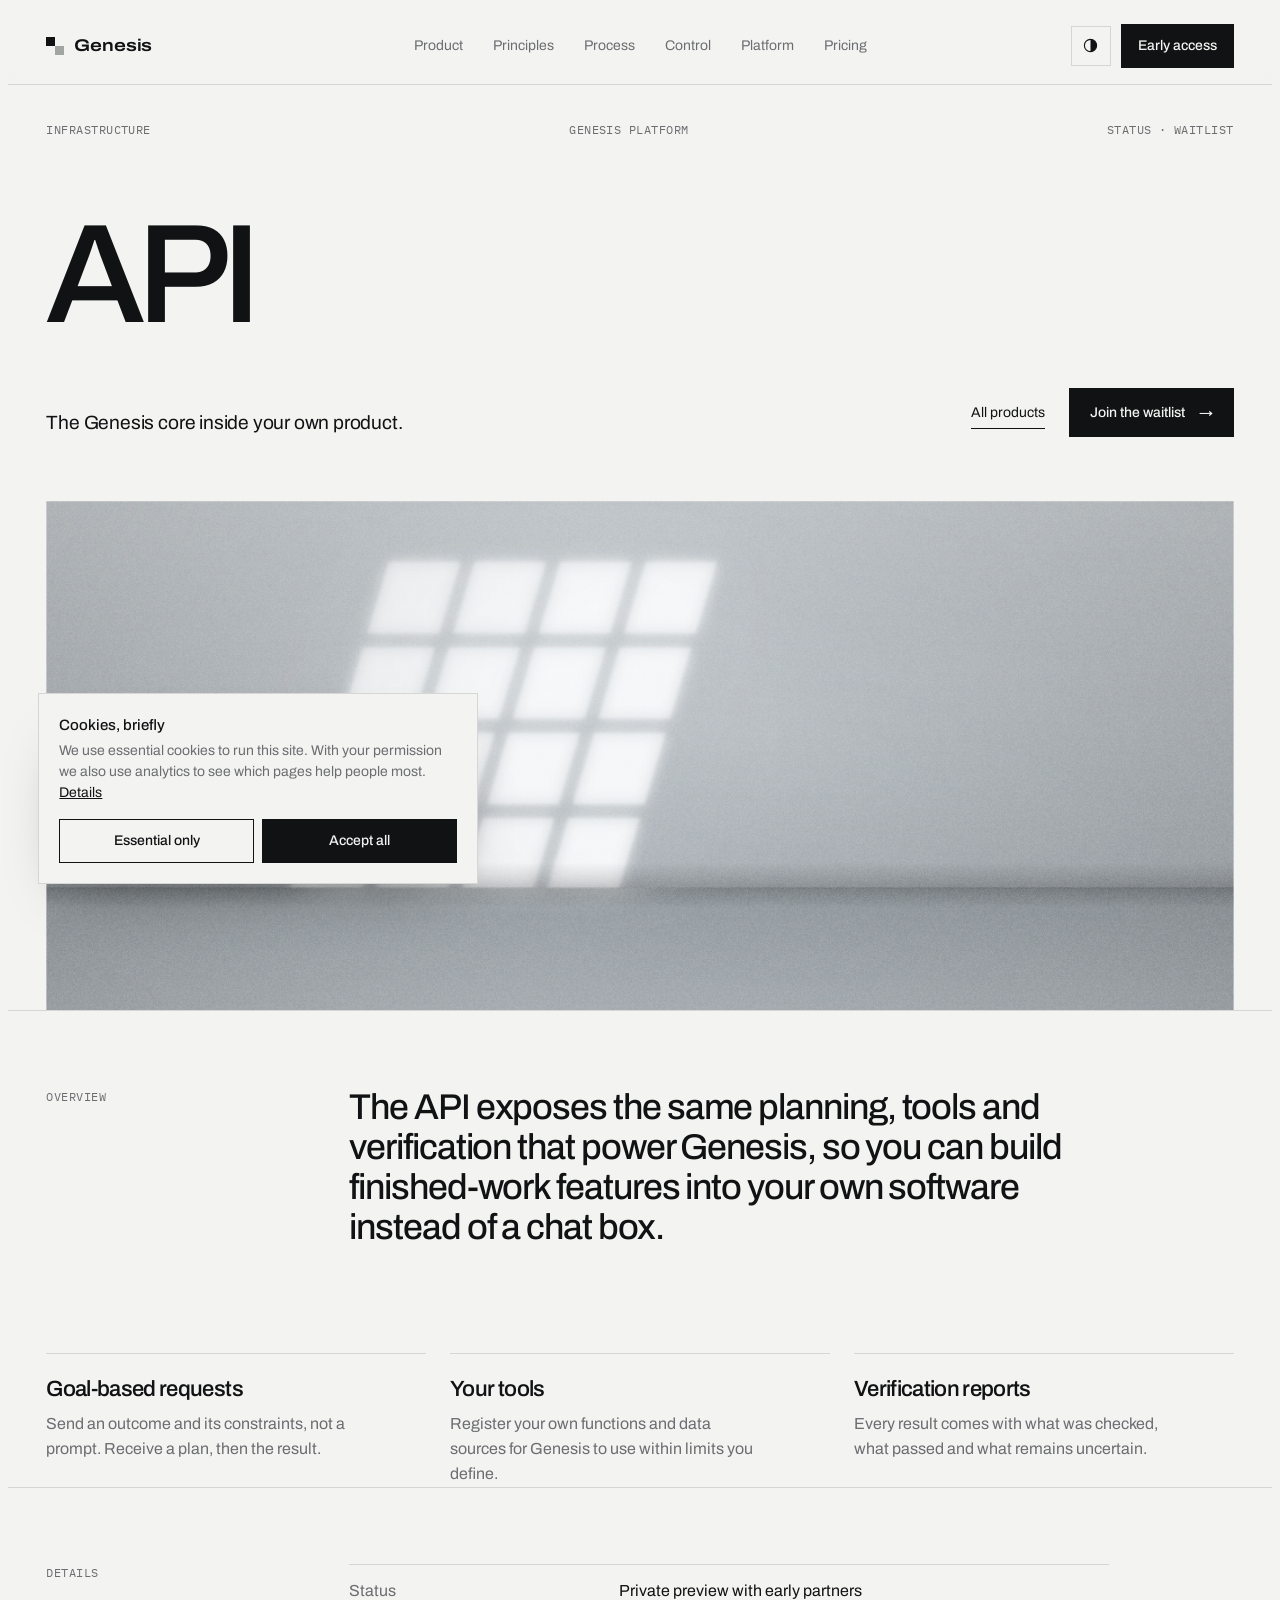
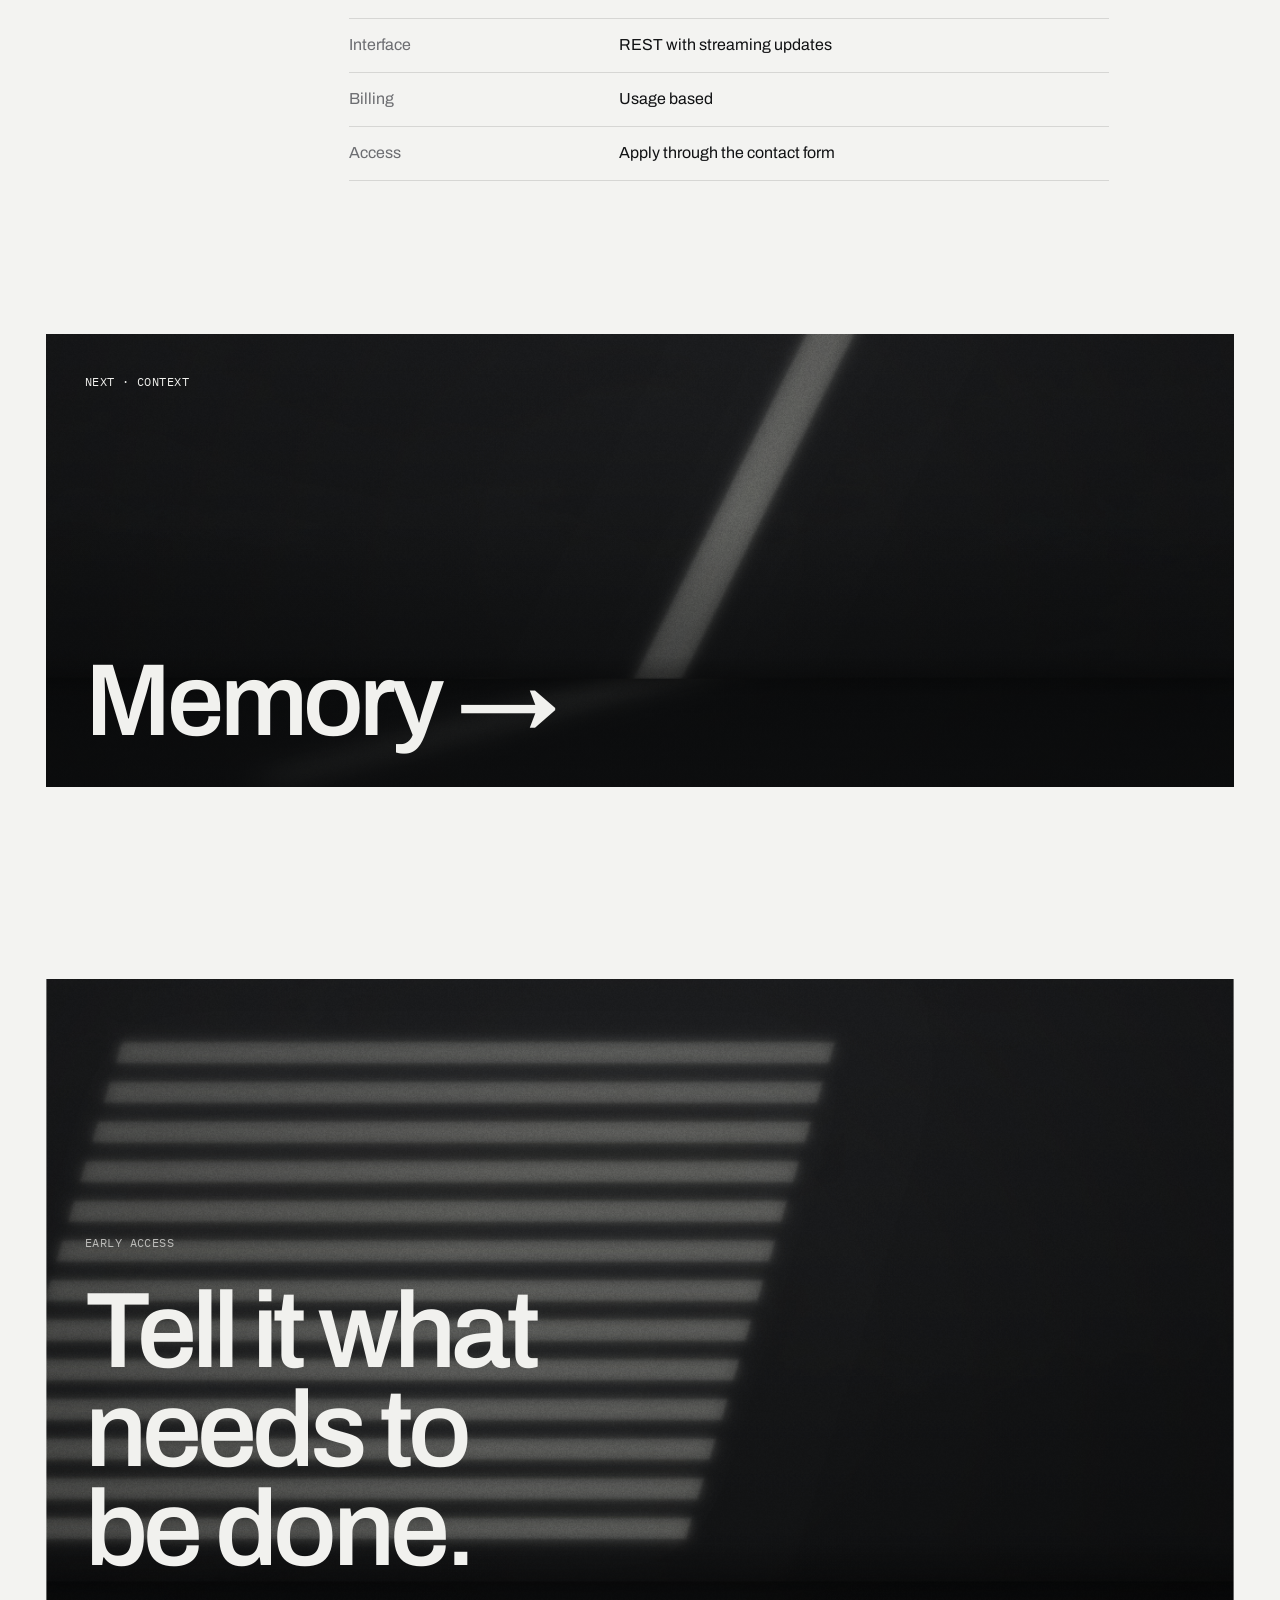
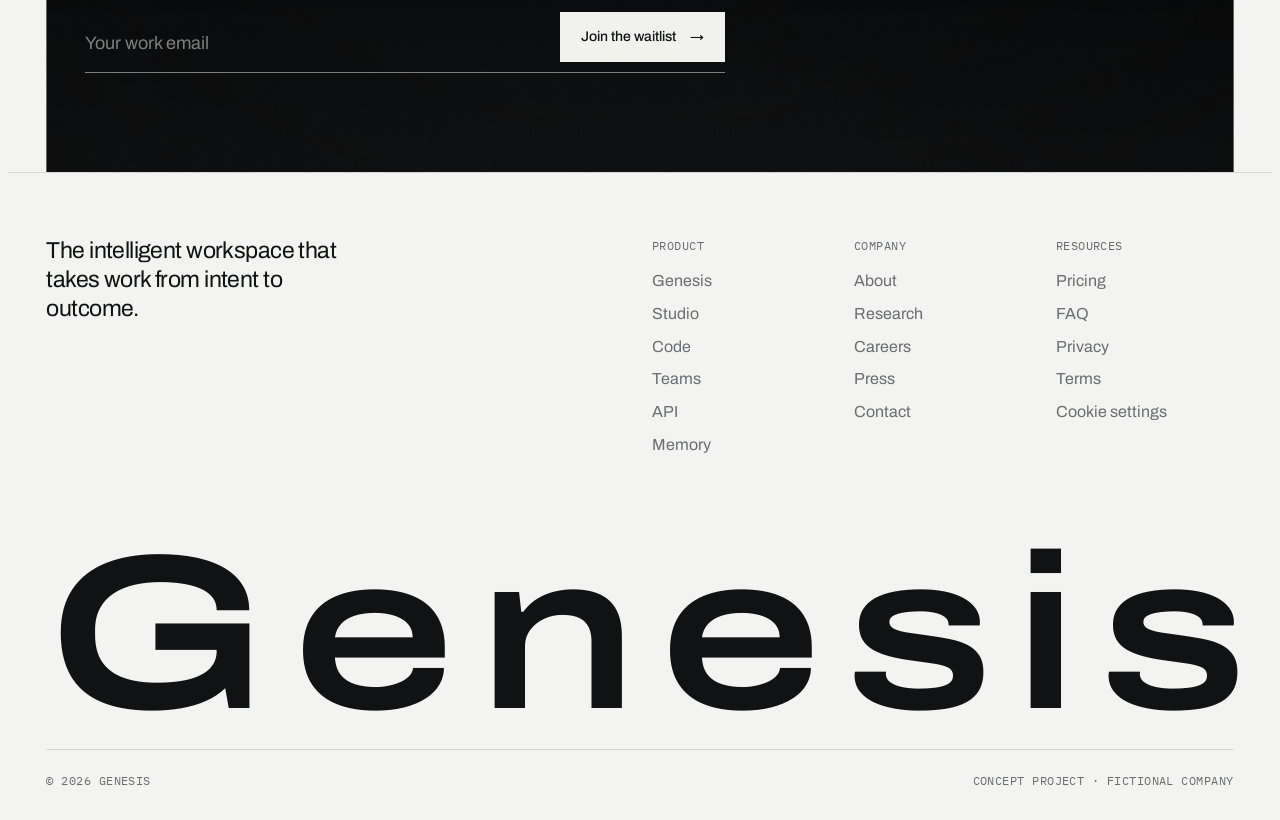
<file: api.html>
<!doctype html>
<html lang="en">
<head>
<meta charset="utf-8">
<meta name="viewport" content="width=device-width,initial-scale=1,viewport-fit=cover">
<title>API · Genesis</title>
<meta name="description" content="The Genesis core inside your own product.">
<meta property="og:type" content="website">
<meta property="og:site_name" content="Genesis">
<meta property="og:title" content="API · Genesis">
<meta property="og:description" content="The Genesis core inside your own product.">
<meta property="og:image" content="https://wertyfff.github.io/genesis/og.jpg">
<meta name="twitter:card" content="summary_large_image">
<meta name="theme-color" content="#F3F3F1">
<link rel="icon" href="data:image/svg+xml,%3Csvg xmlns=%27http://www.w3.org/2000/svg%27 viewBox=%270 0 18 18%27%3E%3Crect width=%279%27 height=%279%27 fill=%27%23111214%27/%3E%3Crect x=%279%27 y=%279%27 width=%279%27 height=%279%27 fill=%27%23111214%27 opacity=%27.35%27/%3E%3C/svg%3E">
<link rel="preconnect" href="https://fonts.googleapis.com">
<link rel="preconnect" href="https://fonts.gstatic.com" crossorigin>
<link rel="stylesheet" href="https://fonts.googleapis.com/css2?family=Archivo:wdth,wght@62..125,100..900&family=IBM+Plex+Mono:wght@400;500&display=swap">
<script>(function(){
  try{var t=localStorage.getItem('genesis-theme');if(t==='light'||t==='dark')document.documentElement.setAttribute('data-site-theme',t)}catch(e){}
  if('scrollRestoration' in history) history.scrollRestoration='manual';
})();</script>
<link rel="stylesheet" href="assets/site.css">
</head>
<body>
<header class="nav wrap" id="nav">
  <a class="brand" href="index.html" aria-label="Genesis home"><span class="mark" aria-hidden="true"><i></i><i></i></span>Genesis</a>
  <nav class="links" aria-label="Sections">
    <a href="index.html#product">Product</a>
    <a href="index.html#principles">Principles</a>
    <a href="index.html#process">Process</a>
    <a href="index.html#control">Control</a>
    <a href="index.html#platform">Platform</a>
    <a href="index.html#pricing">Pricing</a>
  </nav>
  <div class="nav-r">
    <button class="icon-btn" id="theme" type="button" aria-label="Toggle theme">
      <svg width="15" height="15" viewBox="0 0 16 16" aria-hidden="true"><circle cx="8" cy="8" r="6.5" fill="none" stroke="currentColor" stroke-width="1.2"/><path d="M8 1.5a6.5 6.5 0 0 1 0 13z" fill="currentColor"/></svg>
    </button>
    <a class="btn" href="#join"><span class="lab"><b>Early access</b><i>Early access</i></span></a>
    <button class="icon-btn burger" id="burger" type="button" aria-label="Open menu" aria-expanded="false" aria-controls="mmenu"><span></span></button>
  </div>
</header>

<div class="mmenu" id="mmenu">
  <nav aria-label="Mobile">
    <a href="index.html#product">Product</a>
    <a href="index.html#principles">Principles</a>
    <a href="index.html#process">Process</a>
    <a href="index.html#control">Control</a>
    <a href="index.html#platform">Platform</a>
    <a href="index.html#pricing">Pricing</a>
    <a href="about.html">Company</a>
    <a href="#join">Early access</a>
  </nav>
  <span class="mono muted">Genesis · The intelligent workspace</span>
</div>

<main id="top">
  <section class="ph wrap">
    <div class="ph-meta mono muted"><span>Infrastructure</span><span>Genesis platform</span><span>Status · Waitlist</span></div>
    <h1 class="d lines"><span class="ln"><span>API</span></span></h1>
    <div class="ph-foot"><p>The Genesis core inside your own product.</p><div class="hero-cta"><a class="tlink" href="index.html#platform">All products</a><a class="btn " href="#join"><span class="lab"><b>Join the waitlist</b><i>Join the waitlist</i></span><span class="arr">→</span></a></div></div>
  </section>
  <div class="wrap"><div class="plate wide-plate wipe first" data-kind="grid" data-tone="fog" data-photo="b-api" data-live="1"><canvas></canvas></div></div>
  <section class="blk wrap">
    <span class="mono muted">Overview</span>
    <div class="body"><p class="lead">The API exposes the same planning, tools and verification that power Genesis, so you can build finished-work features into your own software instead of a chat box.</p></div>
  </section>
  <div class="wrap"><div class="feats"><div class="rv"><h3>Goal-based requests</h3><p>Send an outcome and its constraints, not a prompt. Receive a plan, then the result.</p></div><div class="rv"><h3>Your tools</h3><p>Register your own functions and data sources for Genesis to use within limits you define.</p></div><div class="rv"><h3>Verification reports</h3><p>Every result comes with what was checked, what passed and what remains uncertain.</p></div></div></div>
  <section class="blk wrap">
    <span class="mono muted">Details</span>
    <div class="body"><ul class="kv"><li><span>Status</span><span>Private preview with early partners</span></li><li><span>Interface</span><span>REST with streaming updates</span></li><li><span>Billing</span><span>Usage based</span></li><li><span>Access</span><span>Apply through the contact form</span></li></ul></div>
  </section>
  <div class="wrap"><a class="next" href="memory.html"><div class="plate " data-kind="slit" data-tone="ink" data-photo="b-memory"><canvas></canvas></div><div class="inner"><span class="mono">Next · Context</span><h2 class="d">Memory →</h2></div></a></div>
  <div style="height:clamp(48px,6vw,96px)"></div>
  <section id="join" class="wrap">
    <div class="plate close wipe" data-kind="blinds" data-tone="ink" data-photo="close">
      <canvas></canvas>
      <div class="inner">
        <span class="mono" style="color:rgba(241,241,238,.7)">Early access</span>
        <h2 class="d">Tell it what needs to be done.</h2>
        <form class="form nf" name="waitlist" method="POST" data-netlify="true" netlify-honeypot="company_site" data-ok="You are on the list. We will email you when your place is ready." novalidate>
          <input type="hidden" name="form-name" value="waitlist">
          <input type="hidden" name="plan" id="plan" value="">
          <input type="hidden" name="billing" id="billing" value="yearly">
          <p class="hp"><label>Leave this empty <input name="company_site" tabindex="-1" autocomplete="off"></label></p>
          <label for="email" class="sr">Work email</label>
          <input id="email" name="email" type="email" required data-label="your email" placeholder="Your work email" autocomplete="email">
          <button class="btn" type="submit"><span class="lab"><b>Join the waitlist</b><i>Join the waitlist</i></span><span class="arr">→</span></button>
        </form>
        <p class="plan-note-sel mono" id="planNote" hidden></p>
        <p class="form-msg mono" id="msg" aria-live="polite"></p>
      </div>
    </div>
  </section>
</main>

<footer class="wrap">
  <div class="f-cols">
    <p class="f-lead">The intelligent workspace that takes work from intent to outcome.</p>
    <div class="f-col"><h4 class="mono muted">Product</h4><ul><li><a href="genesis.html">Genesis</a></li><li><a href="studio.html">Studio</a></li><li><a href="code.html">Code</a></li><li><a href="teams.html">Teams</a></li><li><a href="api.html">API</a></li><li><a href="memory.html">Memory</a></li></ul></div>
    <div class="f-col"><h4 class="mono muted">Company</h4><ul><li><a href="about.html">About</a></li><li><a href="research.html">Research</a></li><li><a href="careers.html">Careers</a></li><li><a href="press.html">Press</a></li><li><a href="contact.html">Contact</a></li></ul></div>
    <div class="f-col"><h4 class="mono muted">Resources</h4><ul><li><a href="index.html#pricing">Pricing</a></li><li><a href="index.html#faq">FAQ</a></li><li><a href="privacy.html">Privacy</a></li><li><a href="terms.html">Terms</a></li><li><button class="f-cookie" type="button" data-cookie-settings>Cookie settings</button></li></ul></div>
  </div>
  <p class="wordmark" aria-hidden="true"><span>G</span><span>e</span><span>n</span><span>e</span><span>s</span><span>i</span><span>s</span></p>
  <div class="f-bot mono muted"><span>© 2026 Genesis</span><span>Concept project · fictional company</span></div>
</footer>

<div class="cookie" id="cookie" role="dialog" aria-label="Cookie preferences" hidden>
  <p><b>Cookies, briefly</b>We use essential cookies to run this site. With your permission we also use analytics to see which pages help people most. <a href="privacy.html#cookies">Details</a></p>
  <div class="cookie-b">
    <button class="btn line" type="button" data-c="essential"><span class="lab"><b>Essential only</b><i>Essential only</i></span></button>
    <button class="btn" type="button" data-c="all"><span class="lab"><b>Accept all</b><i>Accept all</i></span></button>
  </div>
</div>

<script src="assets/site.js"></script>
</body>
</html>
</file>
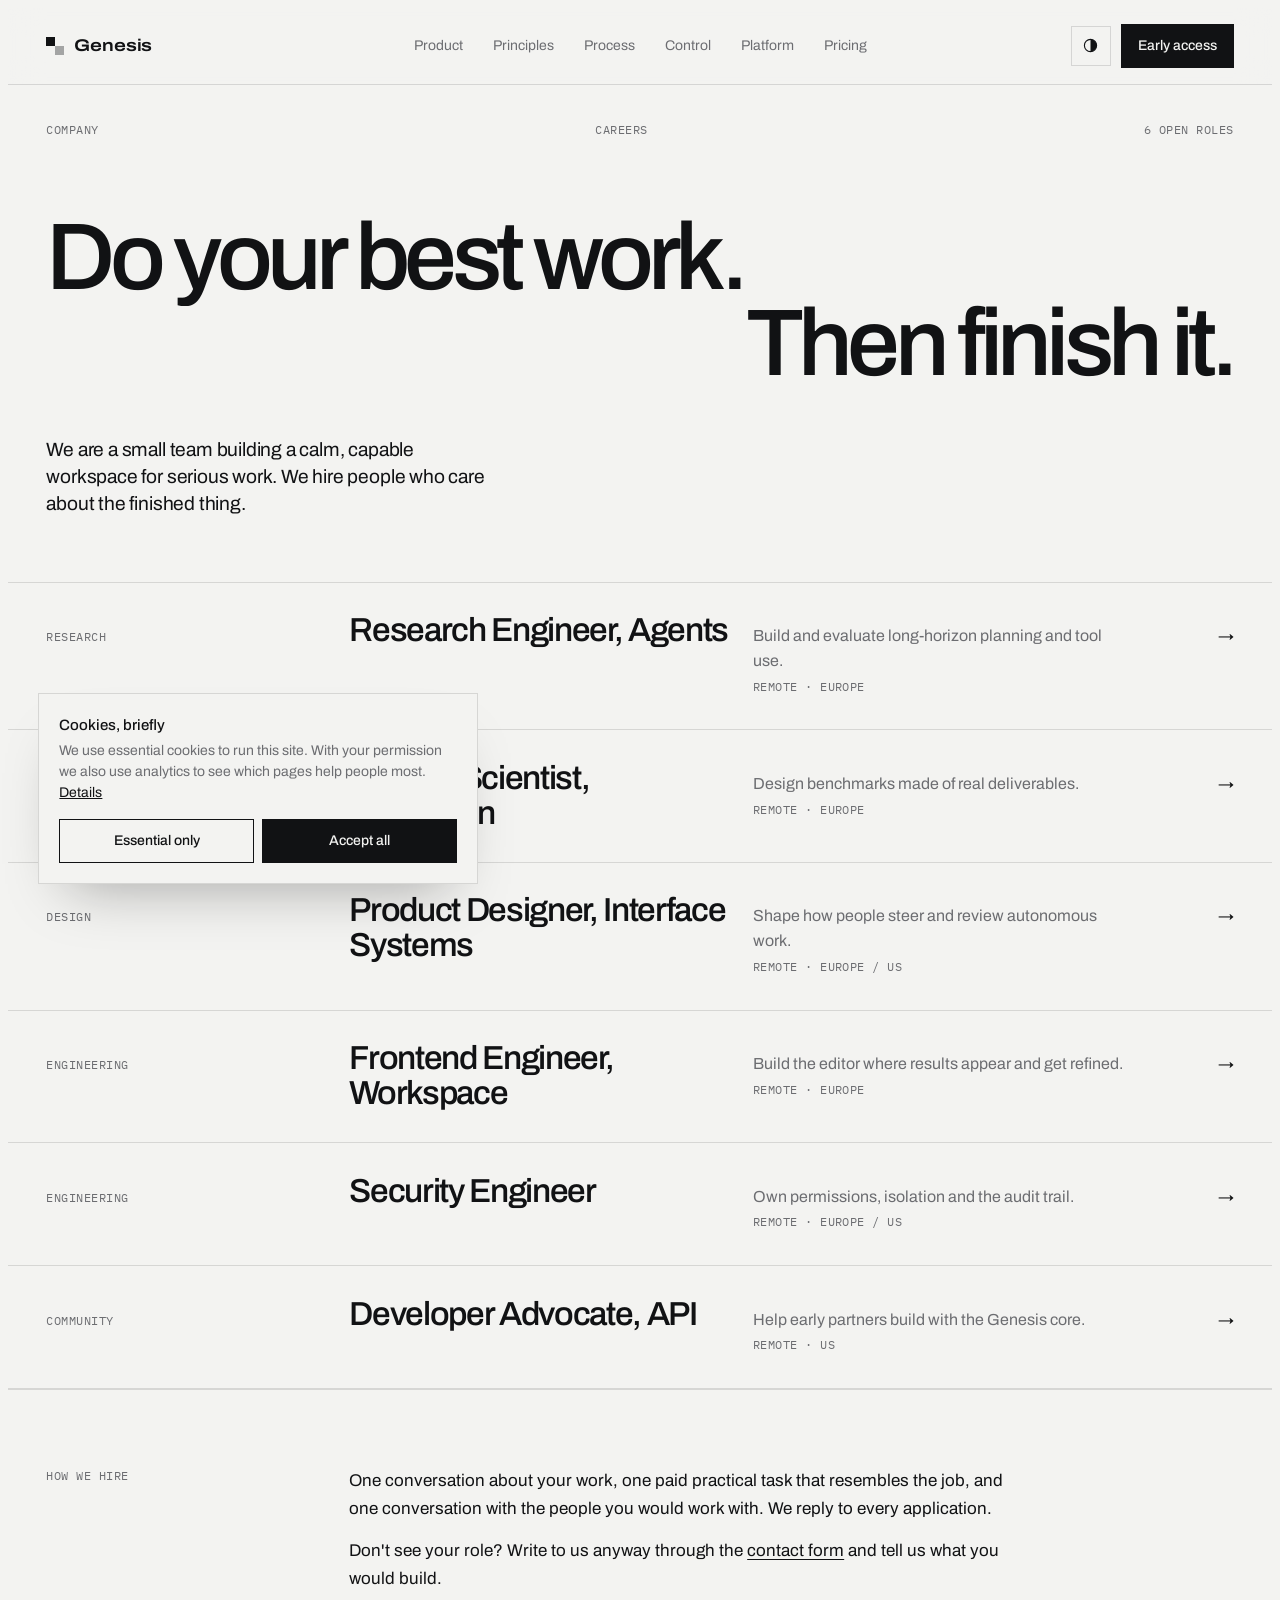
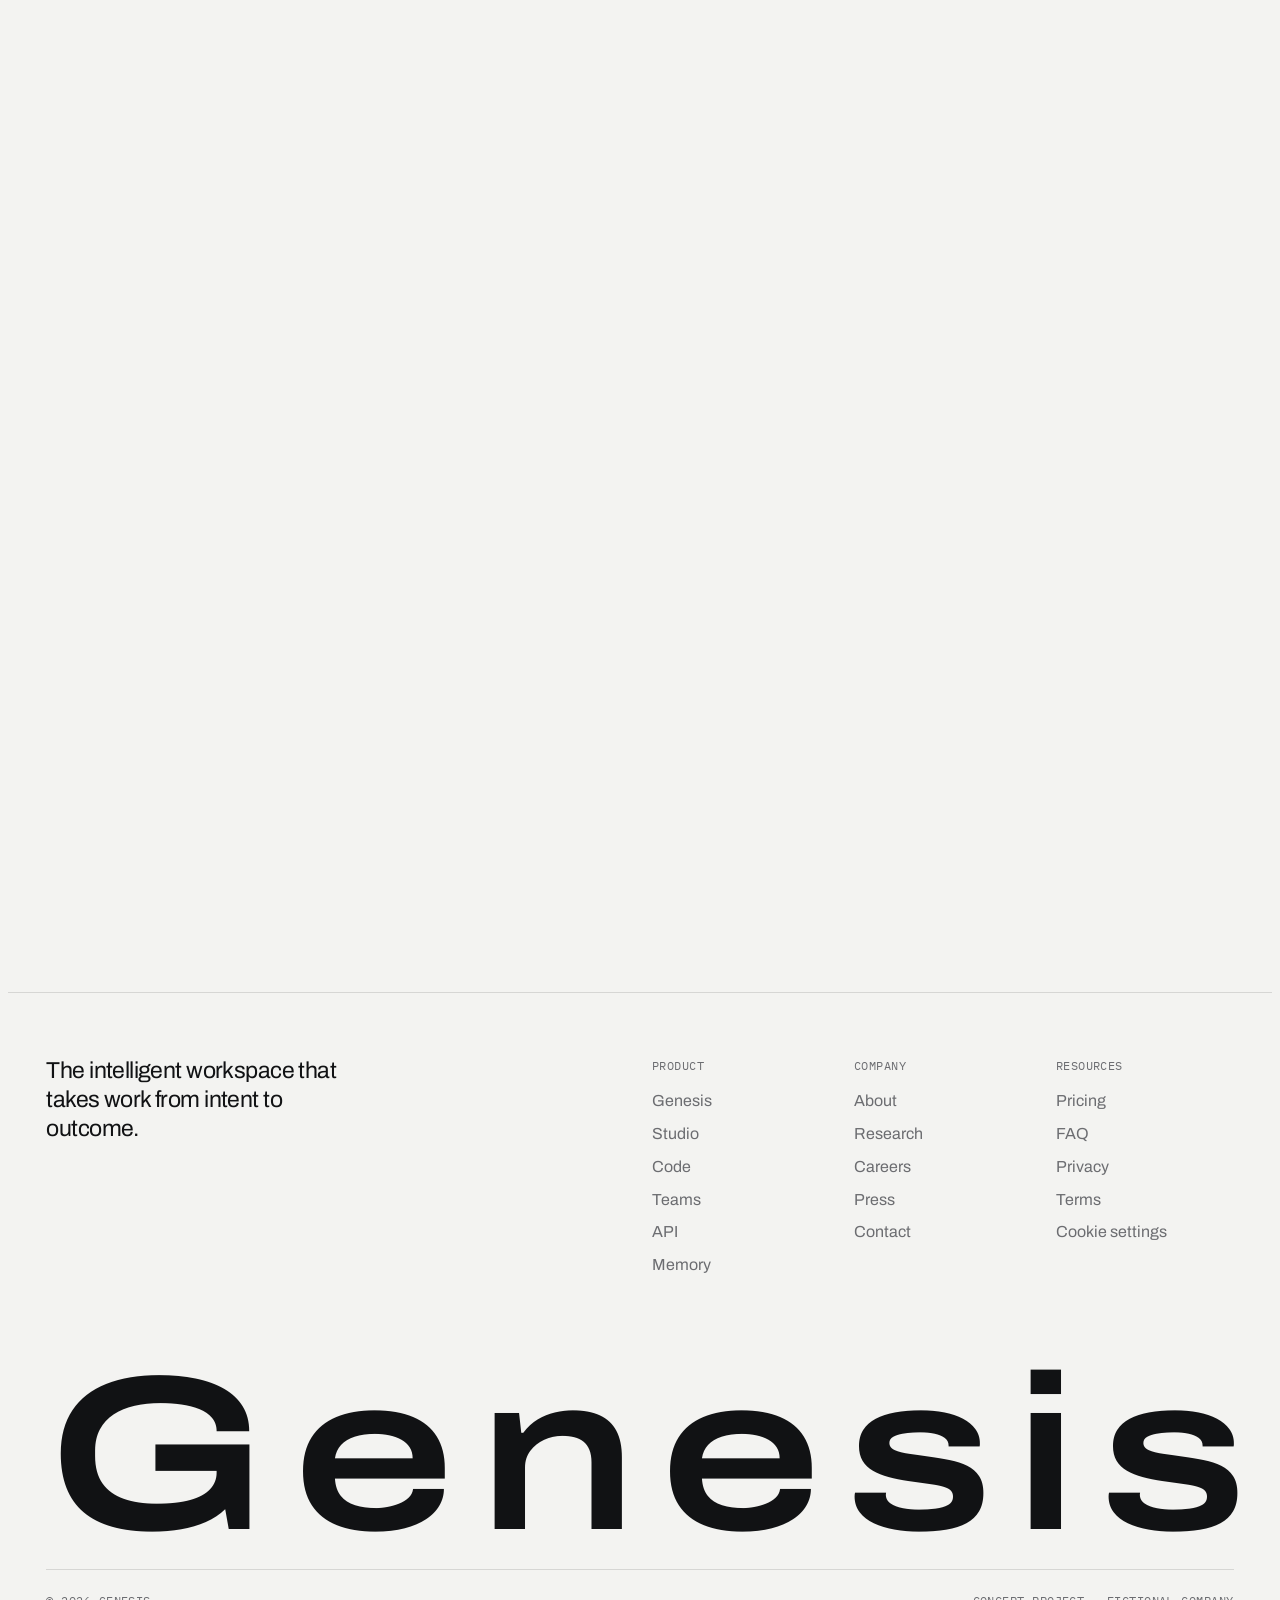
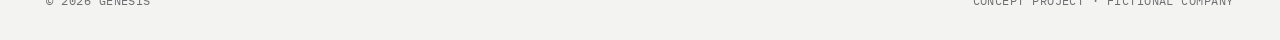
<file: careers.html>
<!doctype html>
<html lang="en">
<head>
<meta charset="utf-8">
<meta name="viewport" content="width=device-width,initial-scale=1,viewport-fit=cover">
<title>Careers · Genesis</title>
<meta name="description" content="Open roles at Genesis in research, design, engineering and community.">
<meta property="og:type" content="website">
<meta property="og:site_name" content="Genesis">
<meta property="og:title" content="Careers · Genesis">
<meta property="og:description" content="Open roles at Genesis in research, design, engineering and community.">
<meta property="og:image" content="https://wertyfff.github.io/genesis/og.jpg">
<meta name="twitter:card" content="summary_large_image">
<meta name="theme-color" content="#F3F3F1">
<link rel="icon" href="data:image/svg+xml,%3Csvg xmlns=%27http://www.w3.org/2000/svg%27 viewBox=%270 0 18 18%27%3E%3Crect width=%279%27 height=%279%27 fill=%27%23111214%27/%3E%3Crect x=%279%27 y=%279%27 width=%279%27 height=%279%27 fill=%27%23111214%27 opacity=%27.35%27/%3E%3C/svg%3E">
<link rel="preconnect" href="https://fonts.googleapis.com">
<link rel="preconnect" href="https://fonts.gstatic.com" crossorigin>
<link rel="stylesheet" href="https://fonts.googleapis.com/css2?family=Archivo:wdth,wght@62..125,100..900&family=IBM+Plex+Mono:wght@400;500&display=swap">
<script>(function(){
  try{var t=localStorage.getItem('genesis-theme');if(t==='light'||t==='dark')document.documentElement.setAttribute('data-site-theme',t)}catch(e){}
  if('scrollRestoration' in history) history.scrollRestoration='manual';
})();</script>
<link rel="stylesheet" href="assets/site.css">
</head>
<body>
<header class="nav wrap" id="nav">
  <a class="brand" href="index.html" aria-label="Genesis home"><span class="mark" aria-hidden="true"><i></i><i></i></span>Genesis</a>
  <nav class="links" aria-label="Sections">
    <a href="index.html#product">Product</a>
    <a href="index.html#principles">Principles</a>
    <a href="index.html#process">Process</a>
    <a href="index.html#control">Control</a>
    <a href="index.html#platform">Platform</a>
    <a href="index.html#pricing">Pricing</a>
  </nav>
  <div class="nav-r">
    <button class="icon-btn" id="theme" type="button" aria-label="Toggle theme">
      <svg width="15" height="15" viewBox="0 0 16 16" aria-hidden="true"><circle cx="8" cy="8" r="6.5" fill="none" stroke="currentColor" stroke-width="1.2"/><path d="M8 1.5a6.5 6.5 0 0 1 0 13z" fill="currentColor"/></svg>
    </button>
    <a class="btn" href="#join"><span class="lab"><b>Early access</b><i>Early access</i></span></a>
    <button class="icon-btn burger" id="burger" type="button" aria-label="Open menu" aria-expanded="false" aria-controls="mmenu"><span></span></button>
  </div>
</header>

<div class="mmenu" id="mmenu">
  <nav aria-label="Mobile">
    <a href="index.html#product">Product</a>
    <a href="index.html#principles">Principles</a>
    <a href="index.html#process">Process</a>
    <a href="index.html#control">Control</a>
    <a href="index.html#platform">Platform</a>
    <a href="index.html#pricing">Pricing</a>
    <a href="about.html">Company</a>
    <a href="#join">Early access</a>
  </nav>
  <span class="mono muted">Genesis · The intelligent workspace</span>
</div>

<main id="top">
  <section class="ph wrap">
    <div class="ph-meta mono muted"><span>Company</span><span>Careers</span><span>6 open roles</span></div>
    <h1 class="d lines sm"><span class="ln"><span>Do your best work.</span></span><span class="ln"><span>Then finish it.</span></span></h1>
    <div class="ph-foot"><p>We are a small team building a calm, capable workspace for serious work. We hire people who care about the finished thing.</p></div>
  </section>
  <ul class="rowlist"><li class="rv"><a class="r" href="contact.html#careers"><span class="mono muted">Research</span><h3>Research Engineer, Agents</h3><p>Build and evaluate long-horizon planning and tool use.<br><span class="mono">Remote · Europe</span></p><span class="go" aria-hidden="true">→</span></a></li><li class="rv"><a class="r" href="contact.html#careers"><span class="mono muted">Research</span><h3>Applied Scientist, Evaluation</h3><p>Design benchmarks made of real deliverables.<br><span class="mono">Remote · Europe</span></p><span class="go" aria-hidden="true">→</span></a></li><li class="rv"><a class="r" href="contact.html#careers"><span class="mono muted">Design</span><h3>Product Designer, Interface Systems</h3><p>Shape how people steer and review autonomous work.<br><span class="mono">Remote · Europe / US</span></p><span class="go" aria-hidden="true">→</span></a></li><li class="rv"><a class="r" href="contact.html#careers"><span class="mono muted">Engineering</span><h3>Frontend Engineer, Workspace</h3><p>Build the editor where results appear and get refined.<br><span class="mono">Remote · Europe</span></p><span class="go" aria-hidden="true">→</span></a></li><li class="rv"><a class="r" href="contact.html#careers"><span class="mono muted">Engineering</span><h3>Security Engineer</h3><p>Own permissions, isolation and the audit trail.<br><span class="mono">Remote · Europe / US</span></p><span class="go" aria-hidden="true">→</span></a></li><li class="rv"><a class="r" href="contact.html#careers"><span class="mono muted">Community</span><h3>Developer Advocate, API</h3><p>Help early partners build with the Genesis core.<br><span class="mono">Remote · US</span></p><span class="go" aria-hidden="true">→</span></a></li></ul>
  <section class="blk wrap">
    <span class="mono muted">How we hire</span>
    <div class="body"><div class="prose">
      <p>One conversation about your work, one paid practical task that resembles the job, and one conversation with the people you would work with. We reply to every application.</p>
      <p>Don't see your role? Write to us anyway through the <a href="contact.html#careers">contact form</a> and tell us what you would build.</p>
    </div></div>
  </section>
  <section id="join" class="wrap">
    <div class="plate close wipe" data-kind="blinds" data-tone="ink" data-photo="close">
      <canvas></canvas>
      <div class="inner">
        <span class="mono" style="color:rgba(241,241,238,.7)">Early access</span>
        <h2 class="d">Tell it what needs to be done.</h2>
        <form class="form nf" name="waitlist" method="POST" data-netlify="true" netlify-honeypot="company_site" data-ok="You are on the list. We will email you when your place is ready." novalidate>
          <input type="hidden" name="form-name" value="waitlist">
          <input type="hidden" name="plan" id="plan" value="">
          <input type="hidden" name="billing" id="billing" value="yearly">
          <p class="hp"><label>Leave this empty <input name="company_site" tabindex="-1" autocomplete="off"></label></p>
          <label for="email" class="sr">Work email</label>
          <input id="email" name="email" type="email" required data-label="your email" placeholder="Your work email" autocomplete="email">
          <button class="btn" type="submit"><span class="lab"><b>Join the waitlist</b><i>Join the waitlist</i></span><span class="arr">→</span></button>
        </form>
        <p class="plan-note-sel mono" id="planNote" hidden></p>
        <p class="form-msg mono" id="msg" aria-live="polite"></p>
      </div>
    </div>
  </section>
</main>

<footer class="wrap">
  <div class="f-cols">
    <p class="f-lead">The intelligent workspace that takes work from intent to outcome.</p>
    <div class="f-col"><h4 class="mono muted">Product</h4><ul><li><a href="genesis.html">Genesis</a></li><li><a href="studio.html">Studio</a></li><li><a href="code.html">Code</a></li><li><a href="teams.html">Teams</a></li><li><a href="api.html">API</a></li><li><a href="memory.html">Memory</a></li></ul></div>
    <div class="f-col"><h4 class="mono muted">Company</h4><ul><li><a href="about.html">About</a></li><li><a href="research.html">Research</a></li><li><a href="careers.html">Careers</a></li><li><a href="press.html">Press</a></li><li><a href="contact.html">Contact</a></li></ul></div>
    <div class="f-col"><h4 class="mono muted">Resources</h4><ul><li><a href="index.html#pricing">Pricing</a></li><li><a href="index.html#faq">FAQ</a></li><li><a href="privacy.html">Privacy</a></li><li><a href="terms.html">Terms</a></li><li><button class="f-cookie" type="button" data-cookie-settings>Cookie settings</button></li></ul></div>
  </div>
  <p class="wordmark" aria-hidden="true"><span>G</span><span>e</span><span>n</span><span>e</span><span>s</span><span>i</span><span>s</span></p>
  <div class="f-bot mono muted"><span>© 2026 Genesis</span><span>Concept project · fictional company</span></div>
</footer>

<div class="cookie" id="cookie" role="dialog" aria-label="Cookie preferences" hidden>
  <p><b>Cookies, briefly</b>We use essential cookies to run this site. With your permission we also use analytics to see which pages help people most. <a href="privacy.html#cookies">Details</a></p>
  <div class="cookie-b">
    <button class="btn line" type="button" data-c="essential"><span class="lab"><b>Essential only</b><i>Essential only</i></span></button>
    <button class="btn" type="button" data-c="all"><span class="lab"><b>Accept all</b><i>Accept all</i></span></button>
  </div>
</div>

<script src="assets/site.js"></script>
</body>
</html>
</file>
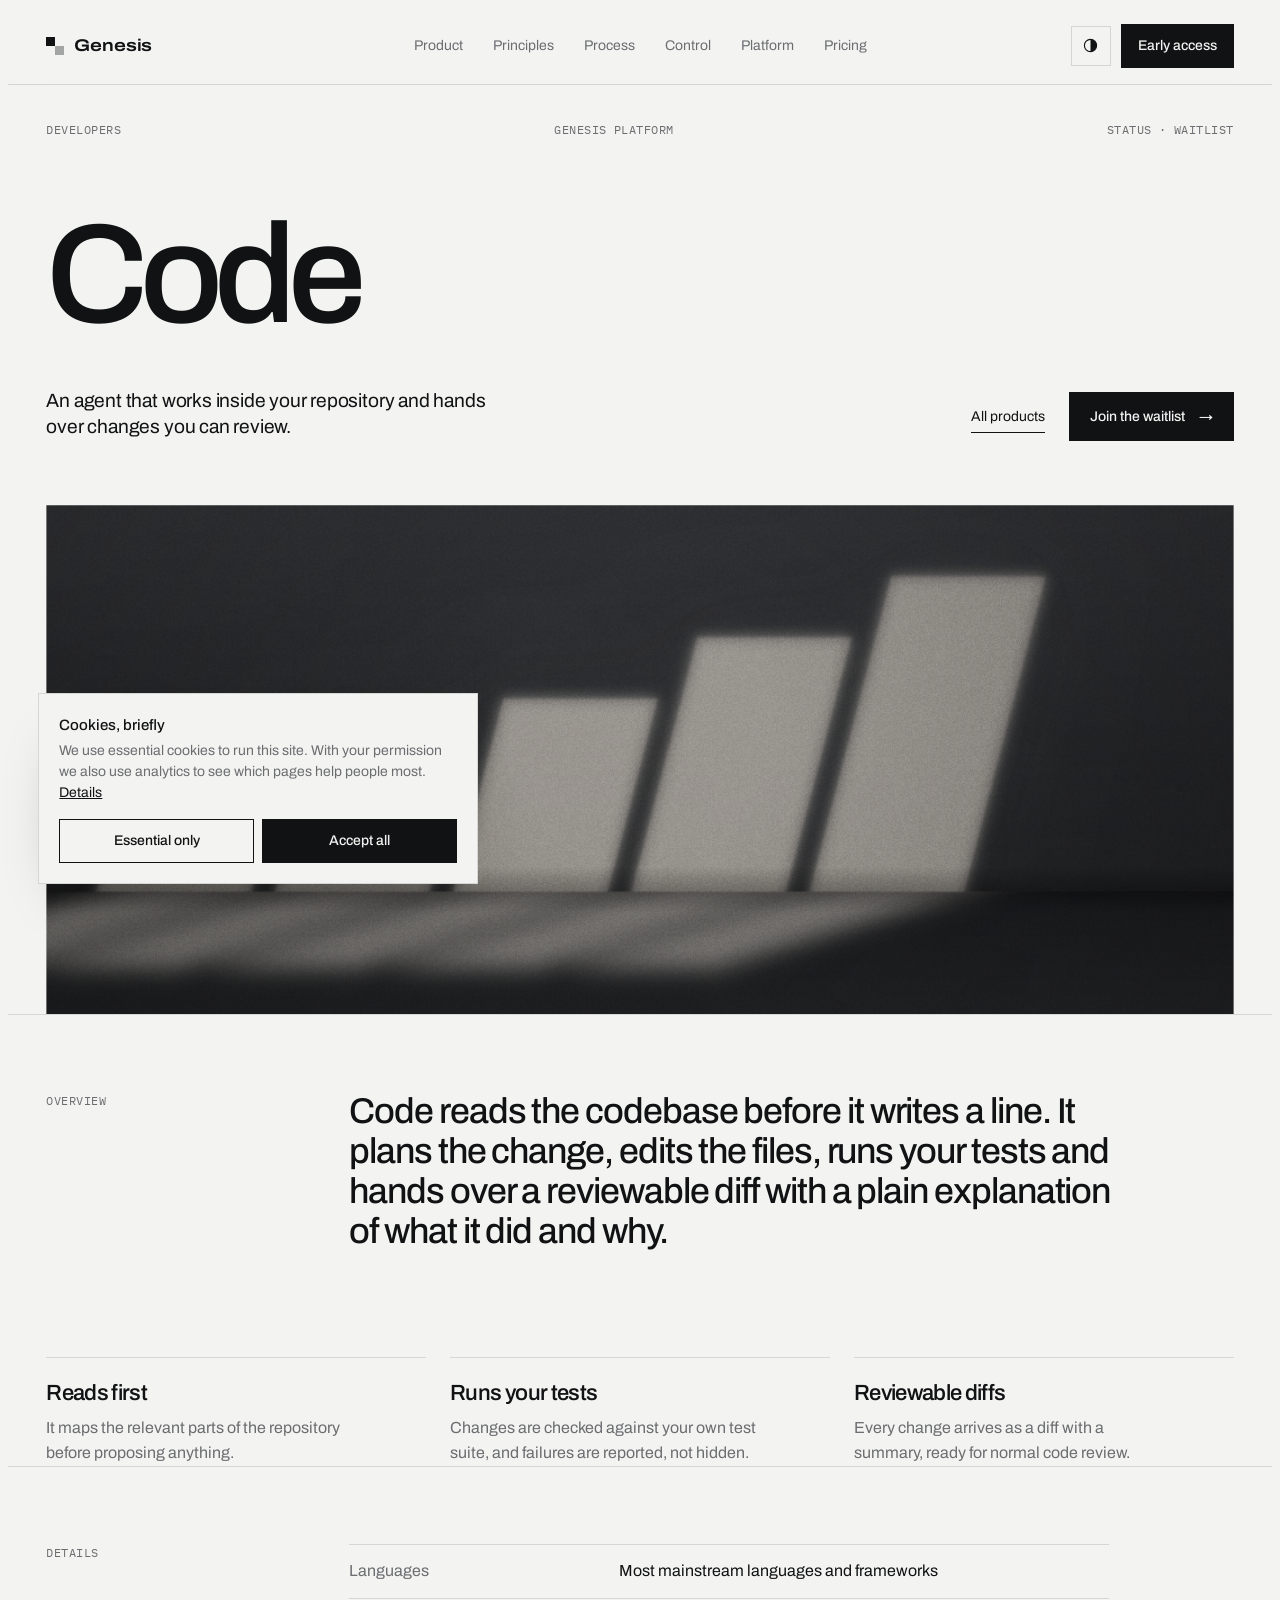
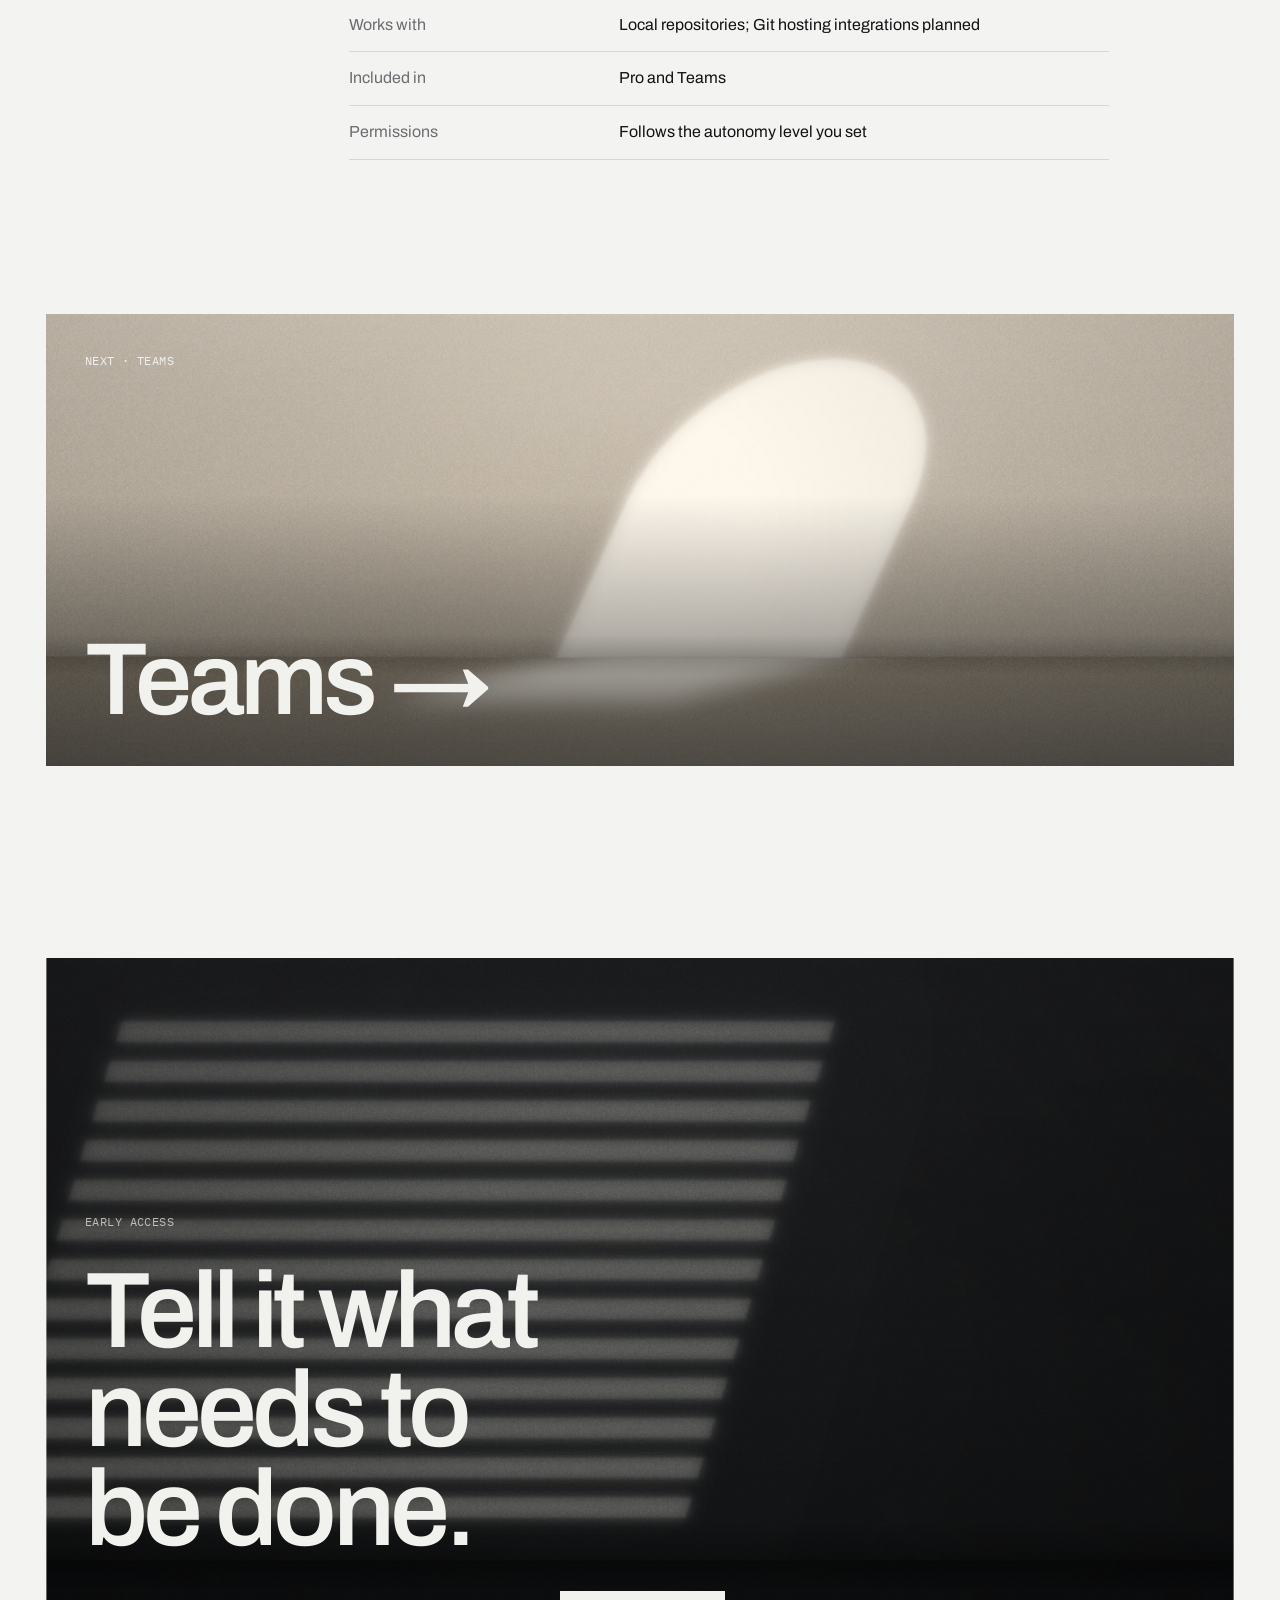
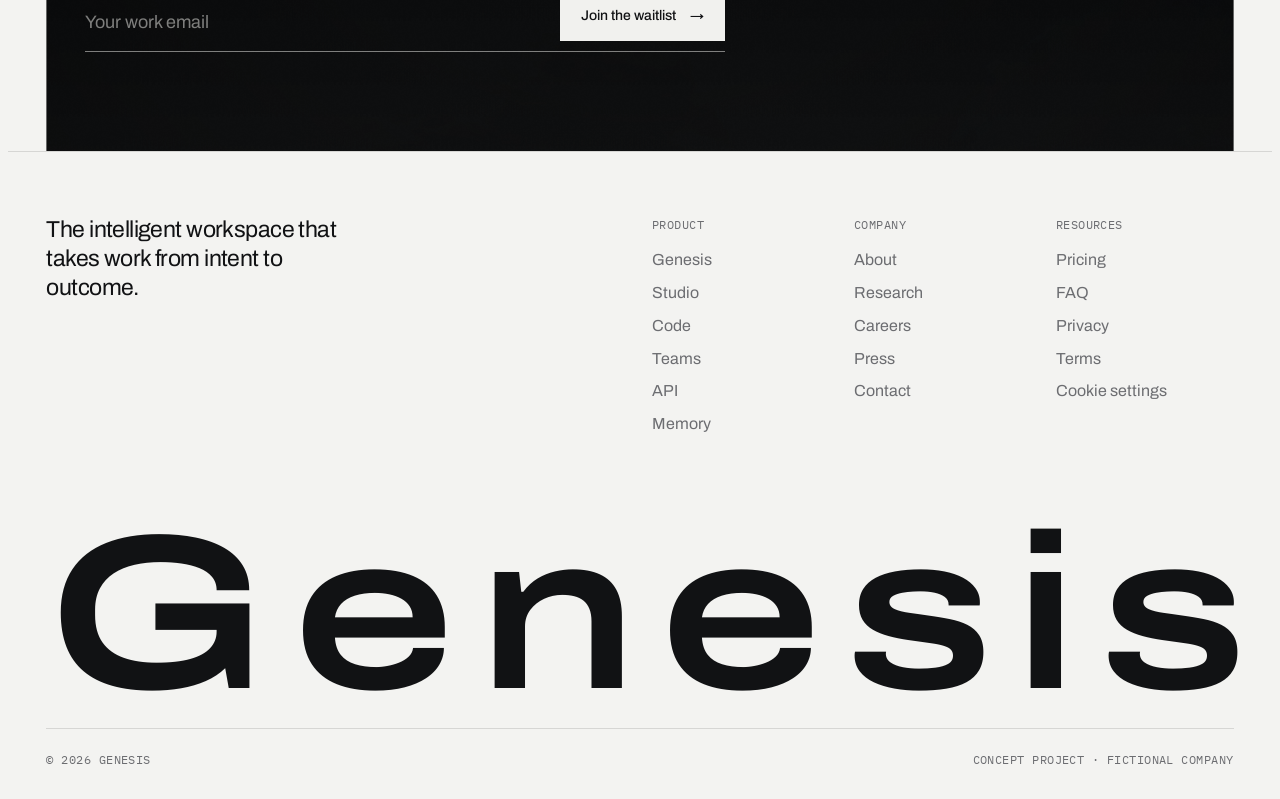
<file: code.html>
<!doctype html>
<html lang="en">
<head>
<meta charset="utf-8">
<meta name="viewport" content="width=device-width,initial-scale=1,viewport-fit=cover">
<title>Code · Genesis</title>
<meta name="description" content="An agent that works inside your repository and hands over changes you can review.">
<meta property="og:type" content="website">
<meta property="og:site_name" content="Genesis">
<meta property="og:title" content="Code · Genesis">
<meta property="og:description" content="An agent that works inside your repository and hands over changes you can review.">
<meta property="og:image" content="https://wertyfff.github.io/genesis/og.jpg">
<meta name="twitter:card" content="summary_large_image">
<meta name="theme-color" content="#F3F3F1">
<link rel="icon" href="data:image/svg+xml,%3Csvg xmlns=%27http://www.w3.org/2000/svg%27 viewBox=%270 0 18 18%27%3E%3Crect width=%279%27 height=%279%27 fill=%27%23111214%27/%3E%3Crect x=%279%27 y=%279%27 width=%279%27 height=%279%27 fill=%27%23111214%27 opacity=%27.35%27/%3E%3C/svg%3E">
<link rel="preconnect" href="https://fonts.googleapis.com">
<link rel="preconnect" href="https://fonts.gstatic.com" crossorigin>
<link rel="stylesheet" href="https://fonts.googleapis.com/css2?family=Archivo:wdth,wght@62..125,100..900&family=IBM+Plex+Mono:wght@400;500&display=swap">
<script>(function(){
  try{var t=localStorage.getItem('genesis-theme');if(t==='light'||t==='dark')document.documentElement.setAttribute('data-site-theme',t)}catch(e){}
  if('scrollRestoration' in history) history.scrollRestoration='manual';
})();</script>
<link rel="stylesheet" href="assets/site.css">
</head>
<body>
<header class="nav wrap" id="nav">
  <a class="brand" href="index.html" aria-label="Genesis home"><span class="mark" aria-hidden="true"><i></i><i></i></span>Genesis</a>
  <nav class="links" aria-label="Sections">
    <a href="index.html#product">Product</a>
    <a href="index.html#principles">Principles</a>
    <a href="index.html#process">Process</a>
    <a href="index.html#control">Control</a>
    <a href="index.html#platform">Platform</a>
    <a href="index.html#pricing">Pricing</a>
  </nav>
  <div class="nav-r">
    <button class="icon-btn" id="theme" type="button" aria-label="Toggle theme">
      <svg width="15" height="15" viewBox="0 0 16 16" aria-hidden="true"><circle cx="8" cy="8" r="6.5" fill="none" stroke="currentColor" stroke-width="1.2"/><path d="M8 1.5a6.5 6.5 0 0 1 0 13z" fill="currentColor"/></svg>
    </button>
    <a class="btn" href="#join"><span class="lab"><b>Early access</b><i>Early access</i></span></a>
    <button class="icon-btn burger" id="burger" type="button" aria-label="Open menu" aria-expanded="false" aria-controls="mmenu"><span></span></button>
  </div>
</header>

<div class="mmenu" id="mmenu">
  <nav aria-label="Mobile">
    <a href="index.html#product">Product</a>
    <a href="index.html#principles">Principles</a>
    <a href="index.html#process">Process</a>
    <a href="index.html#control">Control</a>
    <a href="index.html#platform">Platform</a>
    <a href="index.html#pricing">Pricing</a>
    <a href="about.html">Company</a>
    <a href="#join">Early access</a>
  </nav>
  <span class="mono muted">Genesis · The intelligent workspace</span>
</div>

<main id="top">
  <section class="ph wrap">
    <div class="ph-meta mono muted"><span>Developers</span><span>Genesis platform</span><span>Status · Waitlist</span></div>
    <h1 class="d lines"><span class="ln"><span>Code</span></span></h1>
    <div class="ph-foot"><p>An agent that works inside your repository and hands over changes you can review.</p><div class="hero-cta"><a class="tlink" href="index.html#platform">All products</a><a class="btn " href="#join"><span class="lab"><b>Join the waitlist</b><i>Join the waitlist</i></span><span class="arr">→</span></a></div></div>
  </section>
  <div class="wrap"><div class="plate wide-plate wipe first" data-kind="steps" data-tone="graphite" data-photo="b-code" data-live="1"><canvas></canvas></div></div>
  <section class="blk wrap">
    <span class="mono muted">Overview</span>
    <div class="body"><p class="lead">Code reads the codebase before it writes a line. It plans the change, edits the files, runs your tests and hands over a reviewable diff with a plain explanation of what it did and why.</p></div>
  </section>
  <div class="wrap"><div class="feats"><div class="rv"><h3>Reads first</h3><p>It maps the relevant parts of the repository before proposing anything.</p></div><div class="rv"><h3>Runs your tests</h3><p>Changes are checked against your own test suite, and failures are reported, not hidden.</p></div><div class="rv"><h3>Reviewable diffs</h3><p>Every change arrives as a diff with a summary, ready for normal code review.</p></div></div></div>
  <section class="blk wrap">
    <span class="mono muted">Details</span>
    <div class="body"><ul class="kv"><li><span>Languages</span><span>Most mainstream languages and frameworks</span></li><li><span>Works with</span><span>Local repositories; Git hosting integrations planned</span></li><li><span>Included in</span><span>Pro and Teams</span></li><li><span>Permissions</span><span>Follows the autonomy level you set</span></li></ul></div>
  </section>
  <div class="wrap"><a class="next" href="teams.html"><div class="plate " data-kind="arch" data-tone="sand" data-photo="b-teams"><canvas></canvas></div><div class="inner"><span class="mono">Next · Teams</span><h2 class="d">Teams →</h2></div></a></div>
  <div style="height:clamp(48px,6vw,96px)"></div>
  <section id="join" class="wrap">
    <div class="plate close wipe" data-kind="blinds" data-tone="ink" data-photo="close">
      <canvas></canvas>
      <div class="inner">
        <span class="mono" style="color:rgba(241,241,238,.7)">Early access</span>
        <h2 class="d">Tell it what needs to be done.</h2>
        <form class="form nf" name="waitlist" method="POST" data-netlify="true" netlify-honeypot="company_site" data-ok="You are on the list. We will email you when your place is ready." novalidate>
          <input type="hidden" name="form-name" value="waitlist">
          <input type="hidden" name="plan" id="plan" value="">
          <input type="hidden" name="billing" id="billing" value="yearly">
          <p class="hp"><label>Leave this empty <input name="company_site" tabindex="-1" autocomplete="off"></label></p>
          <label for="email" class="sr">Work email</label>
          <input id="email" name="email" type="email" required data-label="your email" placeholder="Your work email" autocomplete="email">
          <button class="btn" type="submit"><span class="lab"><b>Join the waitlist</b><i>Join the waitlist</i></span><span class="arr">→</span></button>
        </form>
        <p class="plan-note-sel mono" id="planNote" hidden></p>
        <p class="form-msg mono" id="msg" aria-live="polite"></p>
      </div>
    </div>
  </section>
</main>

<footer class="wrap">
  <div class="f-cols">
    <p class="f-lead">The intelligent workspace that takes work from intent to outcome.</p>
    <div class="f-col"><h4 class="mono muted">Product</h4><ul><li><a href="genesis.html">Genesis</a></li><li><a href="studio.html">Studio</a></li><li><a href="code.html">Code</a></li><li><a href="teams.html">Teams</a></li><li><a href="api.html">API</a></li><li><a href="memory.html">Memory</a></li></ul></div>
    <div class="f-col"><h4 class="mono muted">Company</h4><ul><li><a href="about.html">About</a></li><li><a href="research.html">Research</a></li><li><a href="careers.html">Careers</a></li><li><a href="press.html">Press</a></li><li><a href="contact.html">Contact</a></li></ul></div>
    <div class="f-col"><h4 class="mono muted">Resources</h4><ul><li><a href="index.html#pricing">Pricing</a></li><li><a href="index.html#faq">FAQ</a></li><li><a href="privacy.html">Privacy</a></li><li><a href="terms.html">Terms</a></li><li><button class="f-cookie" type="button" data-cookie-settings>Cookie settings</button></li></ul></div>
  </div>
  <p class="wordmark" aria-hidden="true"><span>G</span><span>e</span><span>n</span><span>e</span><span>s</span><span>i</span><span>s</span></p>
  <div class="f-bot mono muted"><span>© 2026 Genesis</span><span>Concept project · fictional company</span></div>
</footer>

<div class="cookie" id="cookie" role="dialog" aria-label="Cookie preferences" hidden>
  <p><b>Cookies, briefly</b>We use essential cookies to run this site. With your permission we also use analytics to see which pages help people most. <a href="privacy.html#cookies">Details</a></p>
  <div class="cookie-b">
    <button class="btn line" type="button" data-c="essential"><span class="lab"><b>Essential only</b><i>Essential only</i></span></button>
    <button class="btn" type="button" data-c="all"><span class="lab"><b>Accept all</b><i>Accept all</i></span></button>
  </div>
</div>

<script src="assets/site.js"></script>
</body>
</html>
</file>
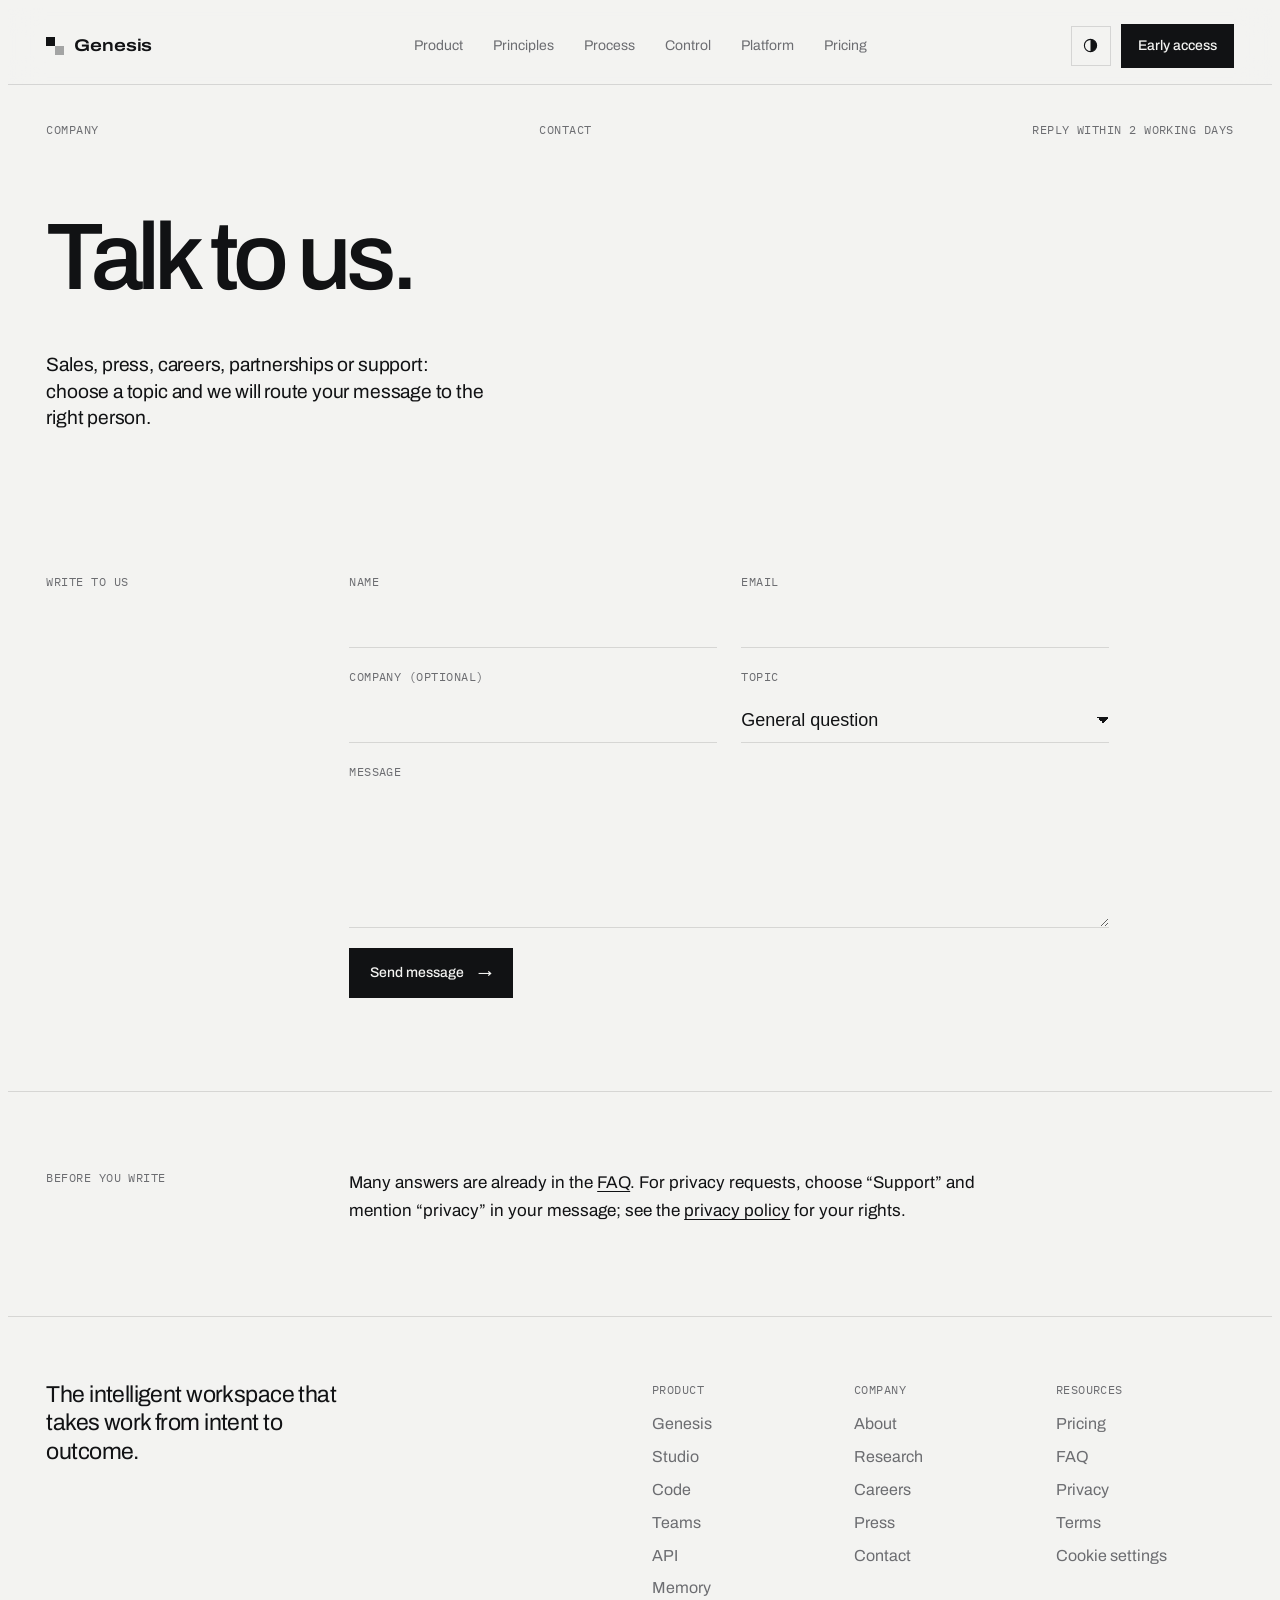
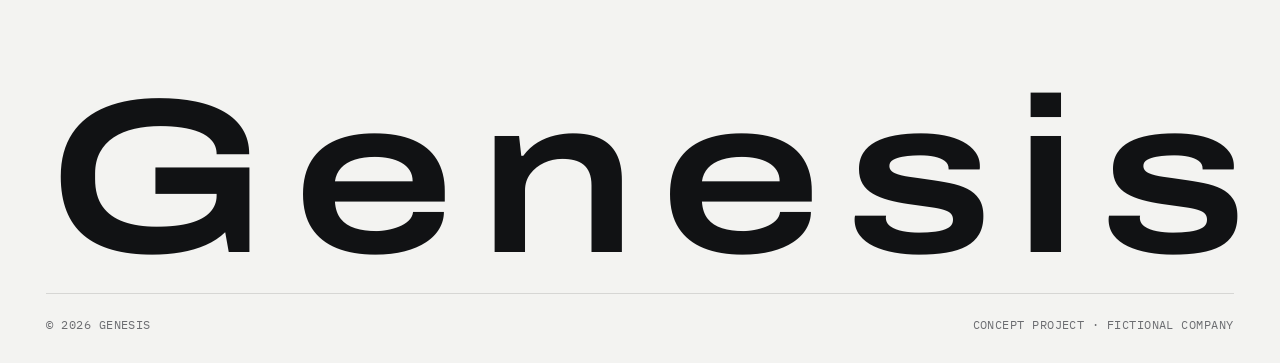
<file: contact.html>
<!doctype html>
<html lang="en">
<head>
<meta charset="utf-8">
<meta name="viewport" content="width=device-width,initial-scale=1,viewport-fit=cover">
<title>Contact · Genesis</title>
<meta name="description" content="Contact Genesis about sales, press, careers, partnerships or support.">
<meta property="og:type" content="website">
<meta property="og:site_name" content="Genesis">
<meta property="og:title" content="Contact · Genesis">
<meta property="og:description" content="Contact Genesis about sales, press, careers, partnerships or support.">
<meta property="og:image" content="https://wertyfff.github.io/genesis/og.jpg">
<meta name="twitter:card" content="summary_large_image">
<meta name="theme-color" content="#F3F3F1">
<link rel="icon" href="data:image/svg+xml,%3Csvg xmlns=%27http://www.w3.org/2000/svg%27 viewBox=%270 0 18 18%27%3E%3Crect width=%279%27 height=%279%27 fill=%27%23111214%27/%3E%3Crect x=%279%27 y=%279%27 width=%279%27 height=%279%27 fill=%27%23111214%27 opacity=%27.35%27/%3E%3C/svg%3E">
<link rel="preconnect" href="https://fonts.googleapis.com">
<link rel="preconnect" href="https://fonts.gstatic.com" crossorigin>
<link rel="stylesheet" href="https://fonts.googleapis.com/css2?family=Archivo:wdth,wght@62..125,100..900&family=IBM+Plex+Mono:wght@400;500&display=swap">
<script>(function(){
  try{var t=localStorage.getItem('genesis-theme');if(t==='light'||t==='dark')document.documentElement.setAttribute('data-site-theme',t)}catch(e){}
  if('scrollRestoration' in history) history.scrollRestoration='manual';
})();</script>
<link rel="stylesheet" href="assets/site.css">
</head>
<body>
<header class="nav wrap" id="nav">
  <a class="brand" href="index.html" aria-label="Genesis home"><span class="mark" aria-hidden="true"><i></i><i></i></span>Genesis</a>
  <nav class="links" aria-label="Sections">
    <a href="index.html#product">Product</a>
    <a href="index.html#principles">Principles</a>
    <a href="index.html#process">Process</a>
    <a href="index.html#control">Control</a>
    <a href="index.html#platform">Platform</a>
    <a href="index.html#pricing">Pricing</a>
  </nav>
  <div class="nav-r">
    <button class="icon-btn" id="theme" type="button" aria-label="Toggle theme">
      <svg width="15" height="15" viewBox="0 0 16 16" aria-hidden="true"><circle cx="8" cy="8" r="6.5" fill="none" stroke="currentColor" stroke-width="1.2"/><path d="M8 1.5a6.5 6.5 0 0 1 0 13z" fill="currentColor"/></svg>
    </button>
    <a class="btn" href="index.html#join"><span class="lab"><b>Early access</b><i>Early access</i></span></a>
    <button class="icon-btn burger" id="burger" type="button" aria-label="Open menu" aria-expanded="false" aria-controls="mmenu"><span></span></button>
  </div>
</header>

<div class="mmenu" id="mmenu">
  <nav aria-label="Mobile">
    <a href="index.html#product">Product</a>
    <a href="index.html#principles">Principles</a>
    <a href="index.html#process">Process</a>
    <a href="index.html#control">Control</a>
    <a href="index.html#platform">Platform</a>
    <a href="index.html#pricing">Pricing</a>
    <a href="about.html">Company</a>
    <a href="index.html#join">Early access</a>
  </nav>
  <span class="mono muted">Genesis · The intelligent workspace</span>
</div>

<main id="top">
  <section class="ph wrap">
    <div class="ph-meta mono muted"><span>Company</span><span>Contact</span><span>Reply within 2 working days</span></div>
    <h1 class="d lines sm"><span class="ln"><span>Talk to us.</span></span></h1>
    <div class="ph-foot"><p>Sales, press, careers, partnerships or support: choose a topic and we will route your message to the right person.</p></div>
  </section>
  <section class="blk wrap" style="border-top:0">
    <span class="mono muted">Write to us</span>
    <div class="body">
      <form class="cform nf" name="contact" method="POST" data-netlify="true" netlify-honeypot="company_site" data-ok="Thank you. Your message is on its way; we reply within two working days." novalidate>
        <input type="hidden" name="form-name" value="contact">
        <p class="hp"><label>Leave this empty <input name="company_site" tabindex="-1" autocomplete="off"></label></p>
        <div class="field"><label for="c-name">Name</label><input id="c-name" name="name" required data-label="your name" autocomplete="name"></div>
        <div class="field"><label for="c-email">Email</label><input id="c-email" name="email" type="email" required autocomplete="email"></div>
        <div class="field"><label for="c-company">Company <span>(optional)</span></label><input id="c-company" name="company" autocomplete="organization"></div>
        <div class="field"><label for="topic">Topic</label><select id="topic" name="topic">
          <option value="general">General question</option><option value="sales">Sales and Teams</option><option value="press">Press</option>
          <option value="careers">Careers</option><option value="partners">API and partnerships</option><option value="support">Support</option></select></div>
        <div class="field full"><label for="c-msg">Message</label><textarea id="c-msg" name="message" required data-label="a message"></textarea></div>
        <div class="full"><button class="btn" type="submit"><span class="lab"><b>Send message</b><i>Send message</i></span><span class="arr">→</span></button></div>
      </form>
      <p class="cform-msg form-msg mono muted" aria-live="polite"></p>
    </div>
  </section>
  <section class="blk wrap">
    <span class="mono muted">Before you write</span>
    <div class="body"><div class="prose"><p>Many answers are already in the <a href="index.html#faq">FAQ</a>. For privacy requests, choose “Support” and mention “privacy” in your message; see the <a href="privacy.html">privacy policy</a> for your rights.</p></div></div>
  </section>
</main>

<footer class="wrap">
  <div class="f-cols">
    <p class="f-lead">The intelligent workspace that takes work from intent to outcome.</p>
    <div class="f-col"><h4 class="mono muted">Product</h4><ul><li><a href="genesis.html">Genesis</a></li><li><a href="studio.html">Studio</a></li><li><a href="code.html">Code</a></li><li><a href="teams.html">Teams</a></li><li><a href="api.html">API</a></li><li><a href="memory.html">Memory</a></li></ul></div>
    <div class="f-col"><h4 class="mono muted">Company</h4><ul><li><a href="about.html">About</a></li><li><a href="research.html">Research</a></li><li><a href="careers.html">Careers</a></li><li><a href="press.html">Press</a></li><li><a href="contact.html">Contact</a></li></ul></div>
    <div class="f-col"><h4 class="mono muted">Resources</h4><ul><li><a href="index.html#pricing">Pricing</a></li><li><a href="index.html#faq">FAQ</a></li><li><a href="privacy.html">Privacy</a></li><li><a href="terms.html">Terms</a></li><li><button class="f-cookie" type="button" data-cookie-settings>Cookie settings</button></li></ul></div>
  </div>
  <p class="wordmark" aria-hidden="true"><span>G</span><span>e</span><span>n</span><span>e</span><span>s</span><span>i</span><span>s</span></p>
  <div class="f-bot mono muted"><span>© 2026 Genesis</span><span>Concept project · fictional company</span></div>
</footer>

<div class="cookie" id="cookie" role="dialog" aria-label="Cookie preferences" hidden>
  <p><b>Cookies, briefly</b>We use essential cookies to run this site. With your permission we also use analytics to see which pages help people most. <a href="privacy.html#cookies">Details</a></p>
  <div class="cookie-b">
    <button class="btn line" type="button" data-c="essential"><span class="lab"><b>Essential only</b><i>Essential only</i></span></button>
    <button class="btn" type="button" data-c="all"><span class="lab"><b>Accept all</b><i>Accept all</i></span></button>
  </div>
</div>

<script src="assets/site.js"></script>
</body>
</html>
</file>
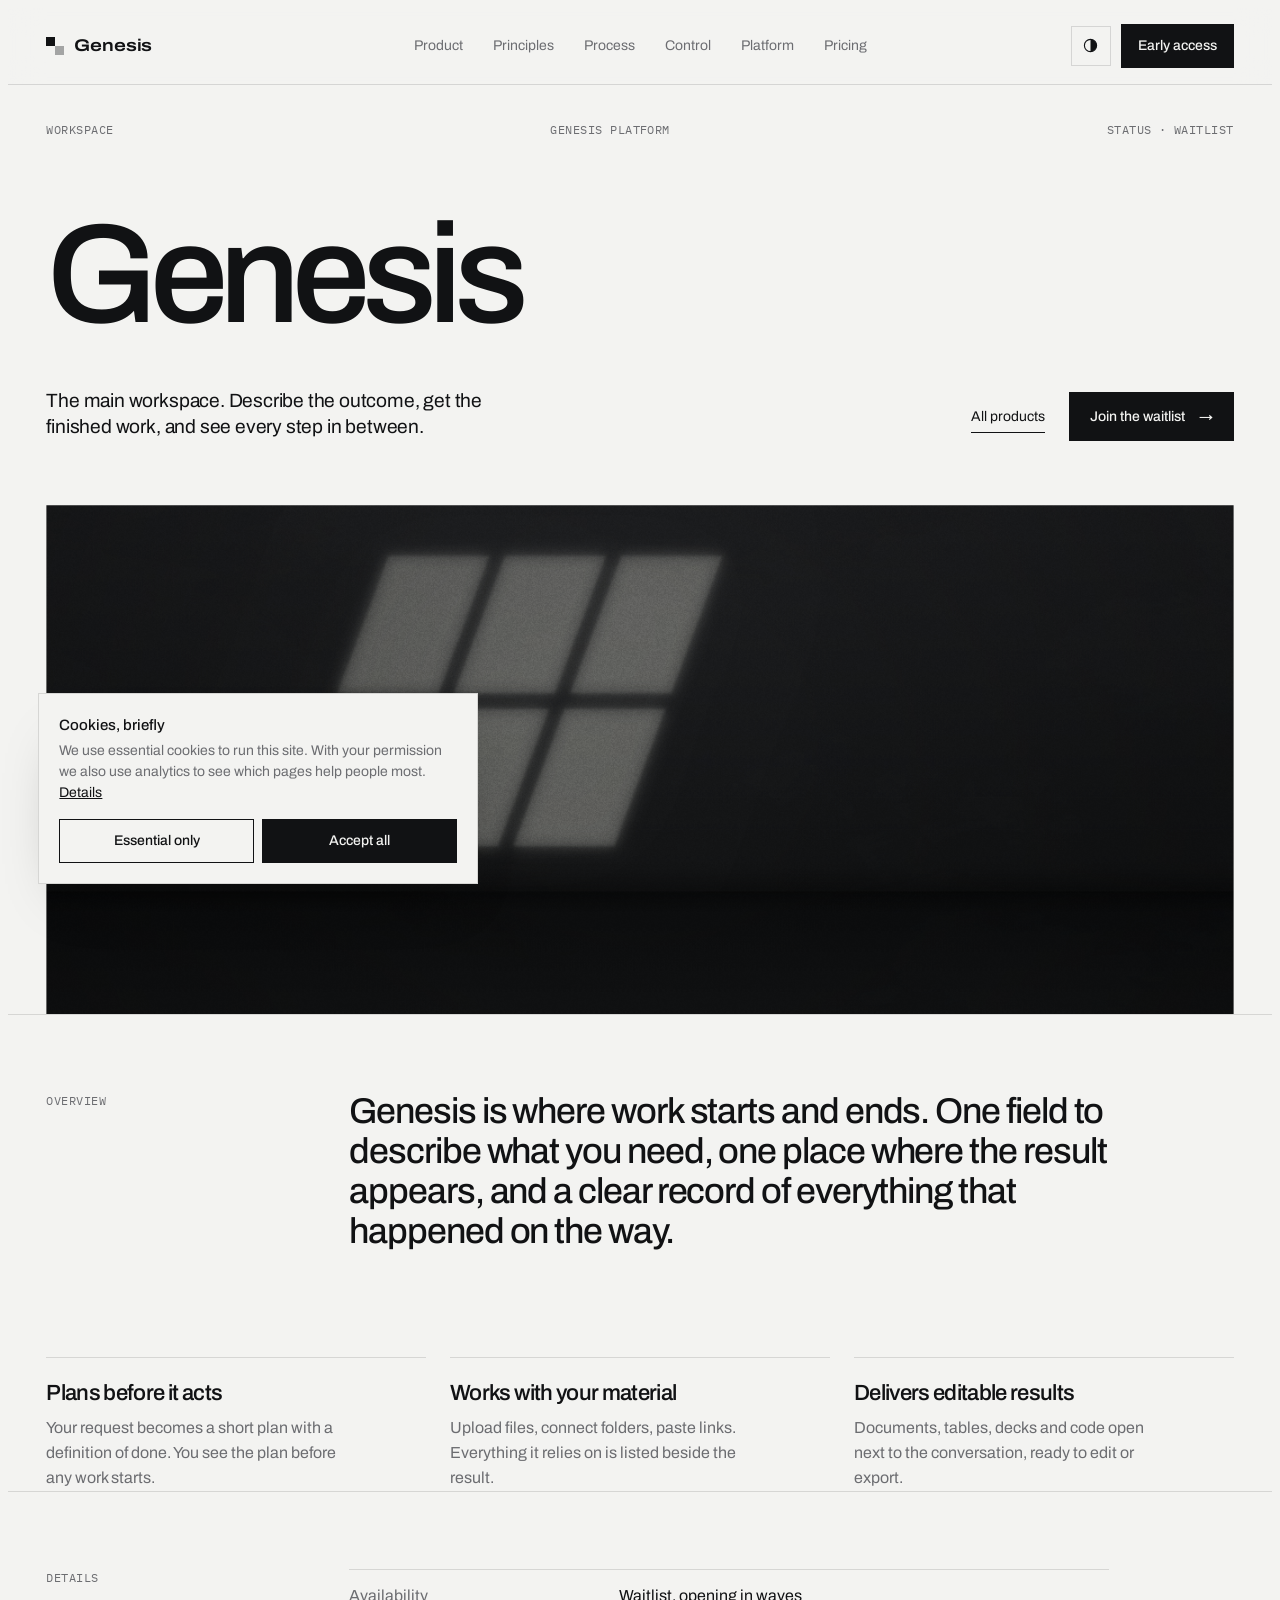
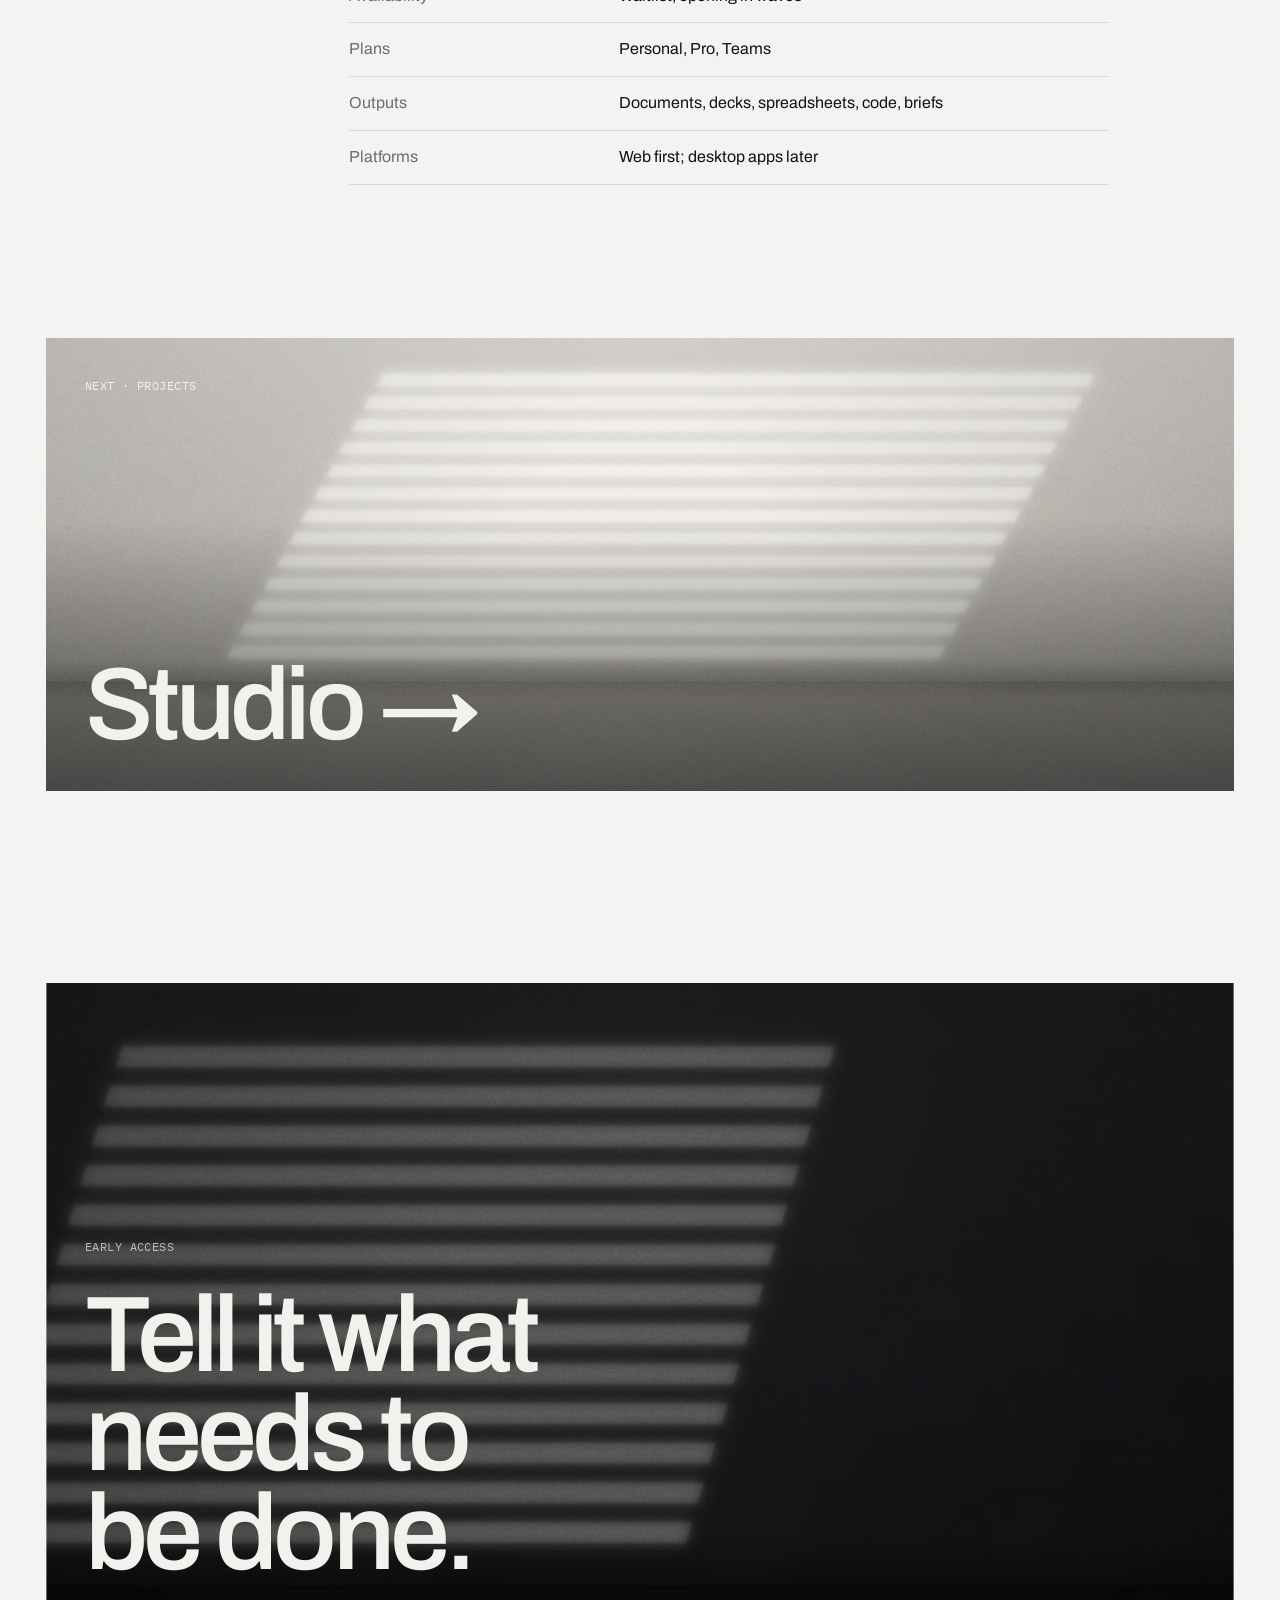
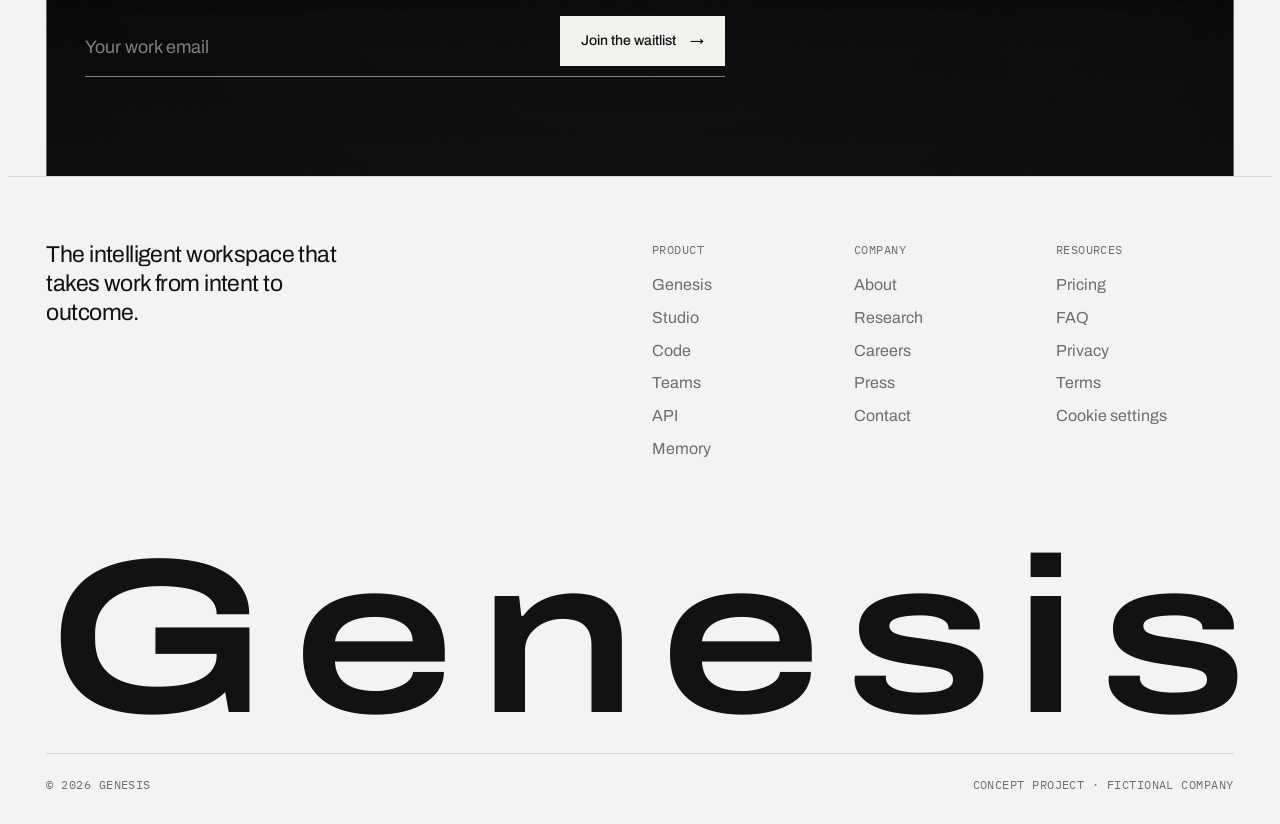
<file: genesis.html>
<!doctype html>
<html lang="en">
<head>
<meta charset="utf-8">
<meta name="viewport" content="width=device-width,initial-scale=1,viewport-fit=cover">
<title>The workspace · Genesis</title>
<meta name="description" content="The main workspace. Describe the outcome, get the finished work, and see every step in between.">
<meta property="og:type" content="website">
<meta property="og:site_name" content="Genesis">
<meta property="og:title" content="The workspace · Genesis">
<meta property="og:description" content="The main workspace. Describe the outcome, get the finished work, and see every step in between.">
<meta property="og:image" content="https://wertyfff.github.io/genesis/og.jpg">
<meta name="twitter:card" content="summary_large_image">
<meta name="theme-color" content="#F3F3F1">
<link rel="icon" href="data:image/svg+xml,%3Csvg xmlns=%27http://www.w3.org/2000/svg%27 viewBox=%270 0 18 18%27%3E%3Crect width=%279%27 height=%279%27 fill=%27%23111214%27/%3E%3Crect x=%279%27 y=%279%27 width=%279%27 height=%279%27 fill=%27%23111214%27 opacity=%27.35%27/%3E%3C/svg%3E">
<link rel="preconnect" href="https://fonts.googleapis.com">
<link rel="preconnect" href="https://fonts.gstatic.com" crossorigin>
<link rel="stylesheet" href="https://fonts.googleapis.com/css2?family=Archivo:wdth,wght@62..125,100..900&family=IBM+Plex+Mono:wght@400;500&display=swap">
<script>(function(){
  try{var t=localStorage.getItem('genesis-theme');if(t==='light'||t==='dark')document.documentElement.setAttribute('data-site-theme',t)}catch(e){}
  if('scrollRestoration' in history) history.scrollRestoration='manual';
})();</script>
<link rel="stylesheet" href="assets/site.css">
</head>
<body>
<header class="nav wrap" id="nav">
  <a class="brand" href="index.html" aria-label="Genesis home"><span class="mark" aria-hidden="true"><i></i><i></i></span>Genesis</a>
  <nav class="links" aria-label="Sections">
    <a href="index.html#product">Product</a>
    <a href="index.html#principles">Principles</a>
    <a href="index.html#process">Process</a>
    <a href="index.html#control">Control</a>
    <a href="index.html#platform">Platform</a>
    <a href="index.html#pricing">Pricing</a>
  </nav>
  <div class="nav-r">
    <button class="icon-btn" id="theme" type="button" aria-label="Toggle theme">
      <svg width="15" height="15" viewBox="0 0 16 16" aria-hidden="true"><circle cx="8" cy="8" r="6.5" fill="none" stroke="currentColor" stroke-width="1.2"/><path d="M8 1.5a6.5 6.5 0 0 1 0 13z" fill="currentColor"/></svg>
    </button>
    <a class="btn" href="#join"><span class="lab"><b>Early access</b><i>Early access</i></span></a>
    <button class="icon-btn burger" id="burger" type="button" aria-label="Open menu" aria-expanded="false" aria-controls="mmenu"><span></span></button>
  </div>
</header>

<div class="mmenu" id="mmenu">
  <nav aria-label="Mobile">
    <a href="index.html#product">Product</a>
    <a href="index.html#principles">Principles</a>
    <a href="index.html#process">Process</a>
    <a href="index.html#control">Control</a>
    <a href="index.html#platform">Platform</a>
    <a href="index.html#pricing">Pricing</a>
    <a href="about.html">Company</a>
    <a href="#join">Early access</a>
  </nav>
  <span class="mono muted">Genesis · The intelligent workspace</span>
</div>

<main id="top">
  <section class="ph wrap">
    <div class="ph-meta mono muted"><span>Workspace</span><span>Genesis platform</span><span>Status · Waitlist</span></div>
    <h1 class="d lines"><span class="ln"><span>Genesis</span></span></h1>
    <div class="ph-foot"><p>The main workspace. Describe the outcome, get the finished work, and see every step in between.</p><div class="hero-cta"><a class="tlink" href="index.html#platform">All products</a><a class="btn " href="#join"><span class="lab"><b>Join the waitlist</b><i>Join the waitlist</i></span><span class="arr">→</span></a></div></div>
  </section>
  <div class="wrap"><div class="plate wide-plate wipe first" data-kind="window" data-tone="ink" data-photo="b-genesis" data-live="1"><canvas></canvas></div></div>
  <section class="blk wrap">
    <span class="mono muted">Overview</span>
    <div class="body"><p class="lead">Genesis is where work starts and ends. One field to describe what you need, one place where the result appears, and a clear record of everything that happened on the way.</p></div>
  </section>
  <div class="wrap"><div class="feats"><div class="rv"><h3>Plans before it acts</h3><p>Your request becomes a short plan with a definition of done. You see the plan before any work starts.</p></div><div class="rv"><h3>Works with your material</h3><p>Upload files, connect folders, paste links. Everything it relies on is listed beside the result.</p></div><div class="rv"><h3>Delivers editable results</h3><p>Documents, tables, decks and code open next to the conversation, ready to edit or export.</p></div></div></div>
  <section class="blk wrap">
    <span class="mono muted">Details</span>
    <div class="body"><ul class="kv"><li><span>Availability</span><span>Waitlist, opening in waves</span></li><li><span>Plans</span><span>Personal, Pro, Teams</span></li><li><span>Outputs</span><span>Documents, decks, spreadsheets, code, briefs</span></li><li><span>Platforms</span><span>Web first; desktop apps later</span></li></ul></div>
  </section>
  <div class="wrap"><a class="next" href="studio.html"><div class="plate " data-kind="blinds" data-tone="stone" data-photo="b-studio"><canvas></canvas></div><div class="inner"><span class="mono">Next · Projects</span><h2 class="d">Studio →</h2></div></a></div>
  <div style="height:clamp(48px,6vw,96px)"></div>
  <section id="join" class="wrap">
    <div class="plate close wipe" data-kind="blinds" data-tone="ink" data-photo="close">
      <canvas></canvas>
      <div class="inner">
        <span class="mono" style="color:rgba(241,241,238,.7)">Early access</span>
        <h2 class="d">Tell it what needs to be done.</h2>
        <form class="form nf" name="waitlist" method="POST" data-netlify="true" netlify-honeypot="company_site" data-ok="You are on the list. We will email you when your place is ready." novalidate>
          <input type="hidden" name="form-name" value="waitlist">
          <input type="hidden" name="plan" id="plan" value="">
          <input type="hidden" name="billing" id="billing" value="yearly">
          <p class="hp"><label>Leave this empty <input name="company_site" tabindex="-1" autocomplete="off"></label></p>
          <label for="email" class="sr">Work email</label>
          <input id="email" name="email" type="email" required data-label="your email" placeholder="Your work email" autocomplete="email">
          <button class="btn" type="submit"><span class="lab"><b>Join the waitlist</b><i>Join the waitlist</i></span><span class="arr">→</span></button>
        </form>
        <p class="plan-note-sel mono" id="planNote" hidden></p>
        <p class="form-msg mono" id="msg" aria-live="polite"></p>
      </div>
    </div>
  </section>
</main>

<footer class="wrap">
  <div class="f-cols">
    <p class="f-lead">The intelligent workspace that takes work from intent to outcome.</p>
    <div class="f-col"><h4 class="mono muted">Product</h4><ul><li><a href="genesis.html">Genesis</a></li><li><a href="studio.html">Studio</a></li><li><a href="code.html">Code</a></li><li><a href="teams.html">Teams</a></li><li><a href="api.html">API</a></li><li><a href="memory.html">Memory</a></li></ul></div>
    <div class="f-col"><h4 class="mono muted">Company</h4><ul><li><a href="about.html">About</a></li><li><a href="research.html">Research</a></li><li><a href="careers.html">Careers</a></li><li><a href="press.html">Press</a></li><li><a href="contact.html">Contact</a></li></ul></div>
    <div class="f-col"><h4 class="mono muted">Resources</h4><ul><li><a href="index.html#pricing">Pricing</a></li><li><a href="index.html#faq">FAQ</a></li><li><a href="privacy.html">Privacy</a></li><li><a href="terms.html">Terms</a></li><li><button class="f-cookie" type="button" data-cookie-settings>Cookie settings</button></li></ul></div>
  </div>
  <p class="wordmark" aria-hidden="true"><span>G</span><span>e</span><span>n</span><span>e</span><span>s</span><span>i</span><span>s</span></p>
  <div class="f-bot mono muted"><span>© 2026 Genesis</span><span>Concept project · fictional company</span></div>
</footer>

<div class="cookie" id="cookie" role="dialog" aria-label="Cookie preferences" hidden>
  <p><b>Cookies, briefly</b>We use essential cookies to run this site. With your permission we also use analytics to see which pages help people most. <a href="privacy.html#cookies">Details</a></p>
  <div class="cookie-b">
    <button class="btn line" type="button" data-c="essential"><span class="lab"><b>Essential only</b><i>Essential only</i></span></button>
    <button class="btn" type="button" data-c="all"><span class="lab"><b>Accept all</b><i>Accept all</i></span></button>
  </div>
</div>

<script src="assets/site.js"></script>
</body>
</html>
</file>
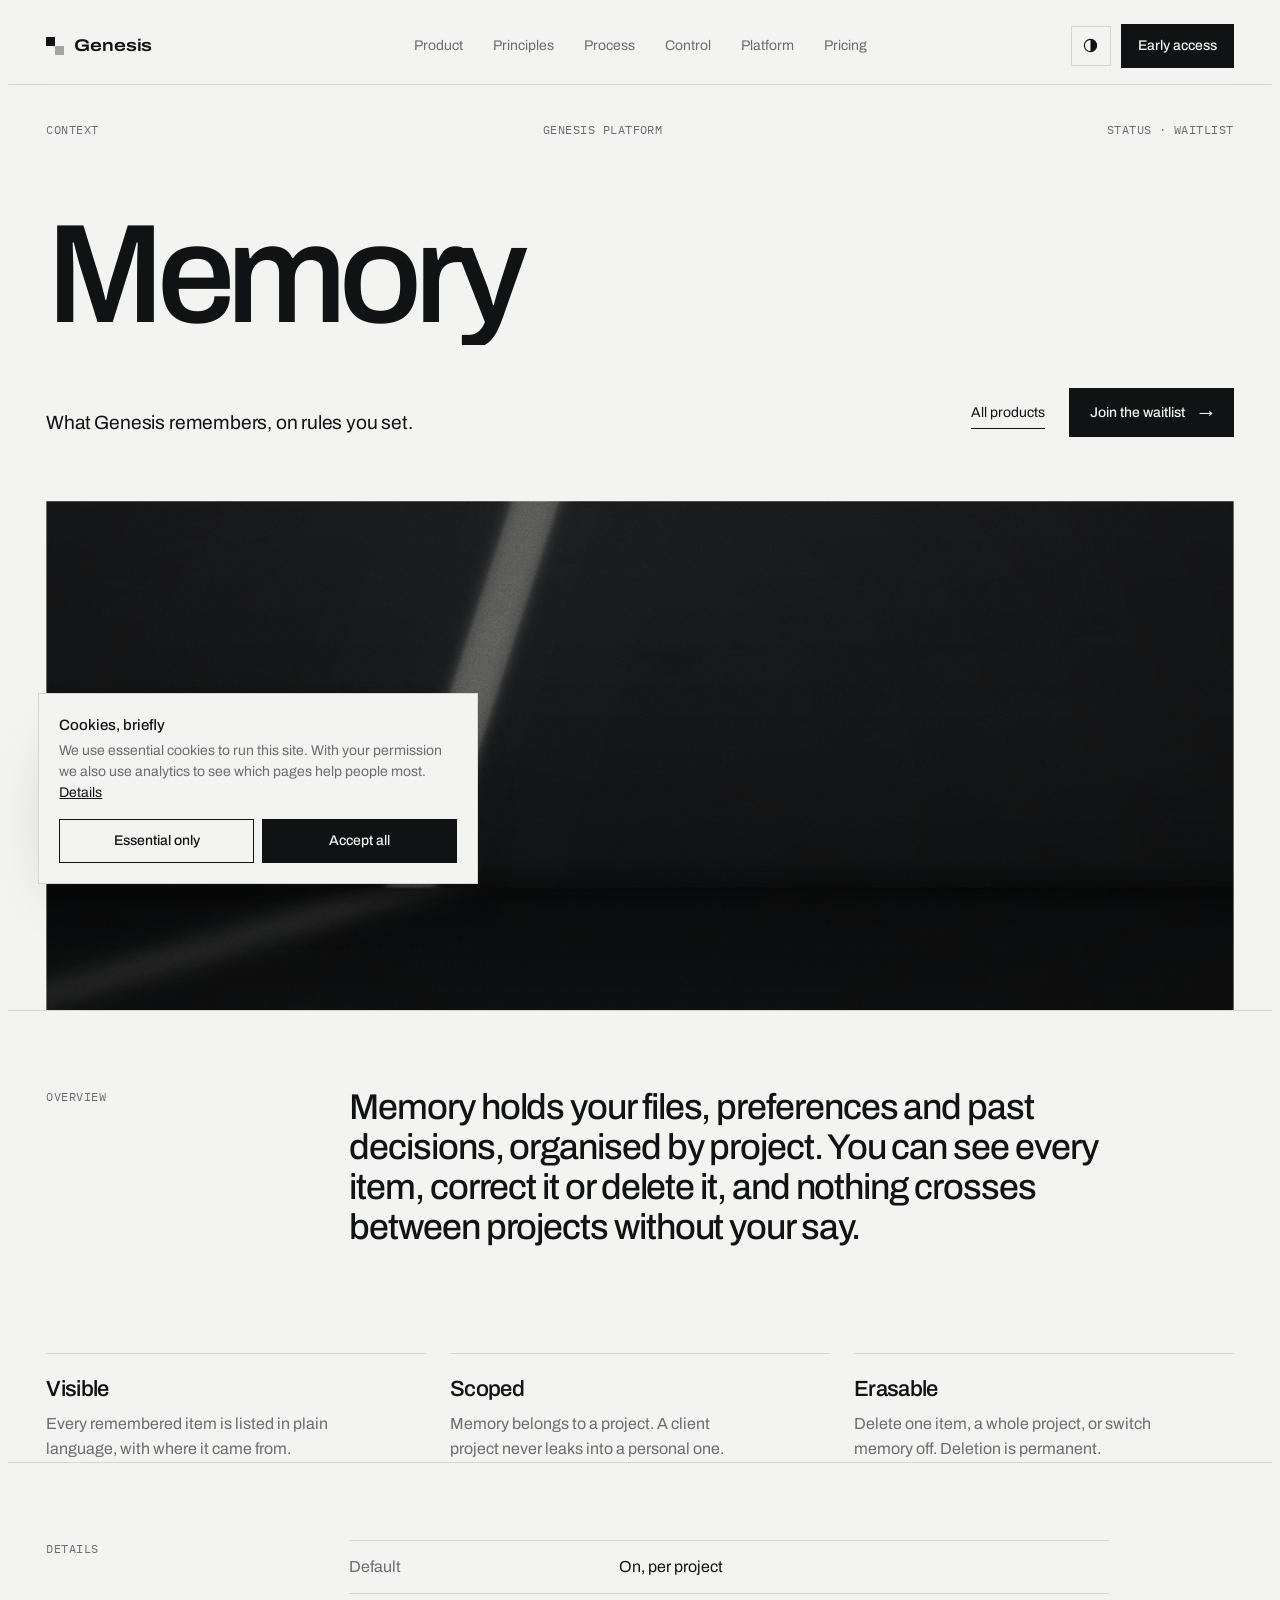
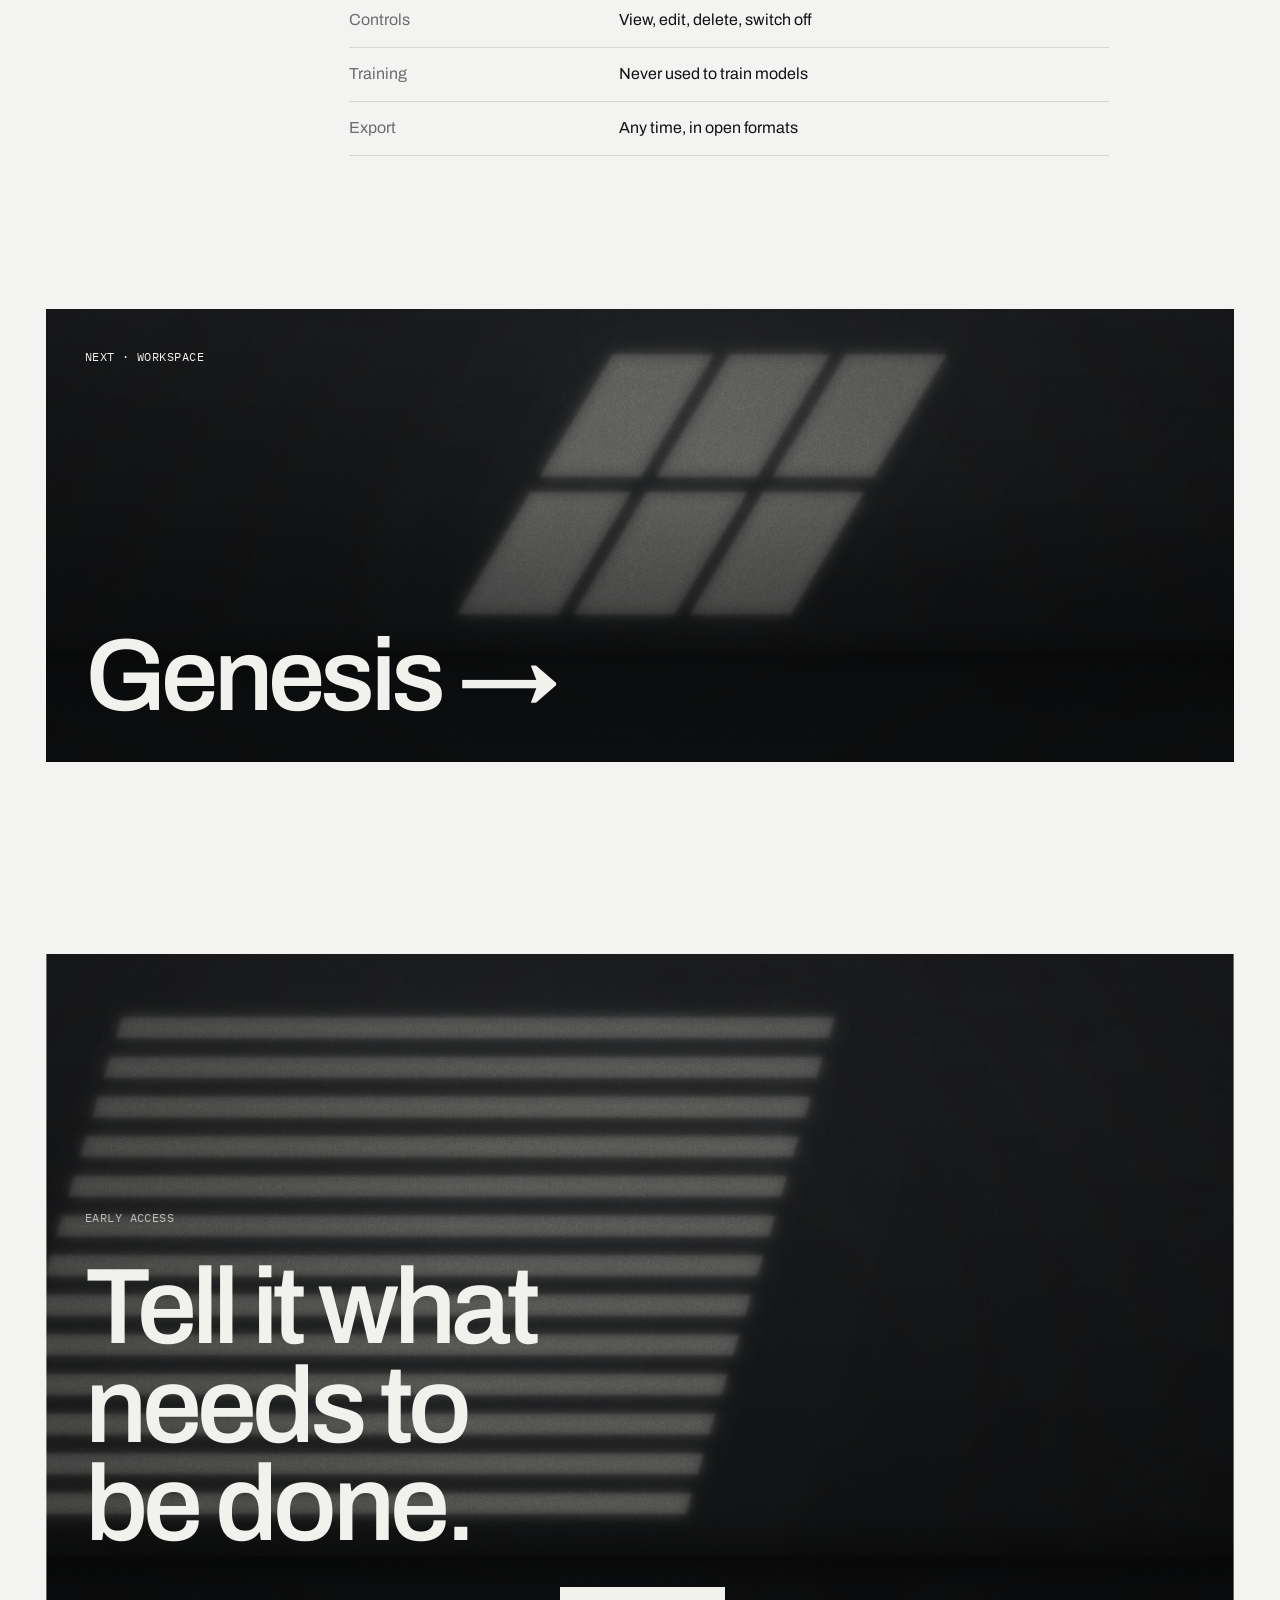
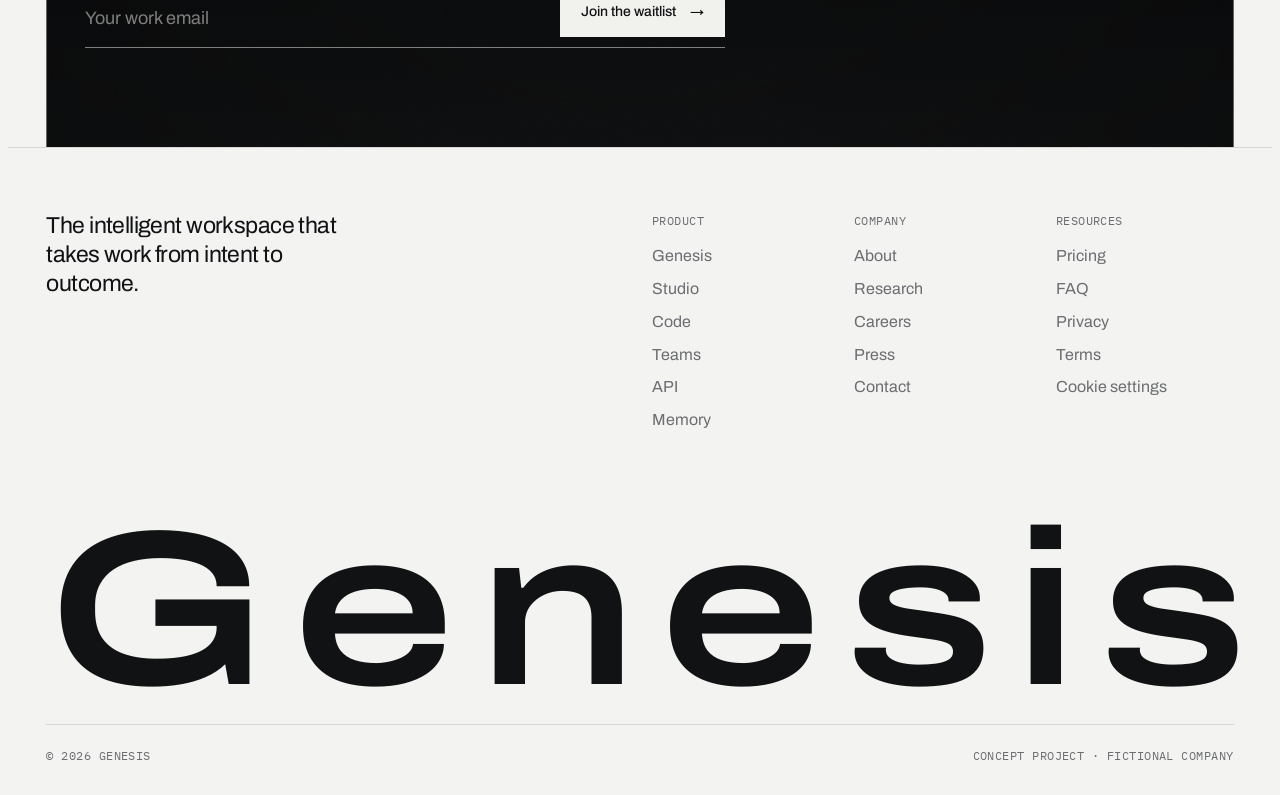
<file: memory.html>
<!doctype html>
<html lang="en">
<head>
<meta charset="utf-8">
<meta name="viewport" content="width=device-width,initial-scale=1,viewport-fit=cover">
<title>Memory · Genesis</title>
<meta name="description" content="What Genesis remembers, on rules you set.">
<meta property="og:type" content="website">
<meta property="og:site_name" content="Genesis">
<meta property="og:title" content="Memory · Genesis">
<meta property="og:description" content="What Genesis remembers, on rules you set.">
<meta property="og:image" content="https://wertyfff.github.io/genesis/og.jpg">
<meta name="twitter:card" content="summary_large_image">
<meta name="theme-color" content="#F3F3F1">
<link rel="icon" href="data:image/svg+xml,%3Csvg xmlns=%27http://www.w3.org/2000/svg%27 viewBox=%270 0 18 18%27%3E%3Crect width=%279%27 height=%279%27 fill=%27%23111214%27/%3E%3Crect x=%279%27 y=%279%27 width=%279%27 height=%279%27 fill=%27%23111214%27 opacity=%27.35%27/%3E%3C/svg%3E">
<link rel="preconnect" href="https://fonts.googleapis.com">
<link rel="preconnect" href="https://fonts.gstatic.com" crossorigin>
<link rel="stylesheet" href="https://fonts.googleapis.com/css2?family=Archivo:wdth,wght@62..125,100..900&family=IBM+Plex+Mono:wght@400;500&display=swap">
<script>(function(){
  try{var t=localStorage.getItem('genesis-theme');if(t==='light'||t==='dark')document.documentElement.setAttribute('data-site-theme',t)}catch(e){}
  if('scrollRestoration' in history) history.scrollRestoration='manual';
})();</script>
<link rel="stylesheet" href="assets/site.css">
</head>
<body>
<header class="nav wrap" id="nav">
  <a class="brand" href="index.html" aria-label="Genesis home"><span class="mark" aria-hidden="true"><i></i><i></i></span>Genesis</a>
  <nav class="links" aria-label="Sections">
    <a href="index.html#product">Product</a>
    <a href="index.html#principles">Principles</a>
    <a href="index.html#process">Process</a>
    <a href="index.html#control">Control</a>
    <a href="index.html#platform">Platform</a>
    <a href="index.html#pricing">Pricing</a>
  </nav>
  <div class="nav-r">
    <button class="icon-btn" id="theme" type="button" aria-label="Toggle theme">
      <svg width="15" height="15" viewBox="0 0 16 16" aria-hidden="true"><circle cx="8" cy="8" r="6.5" fill="none" stroke="currentColor" stroke-width="1.2"/><path d="M8 1.5a6.5 6.5 0 0 1 0 13z" fill="currentColor"/></svg>
    </button>
    <a class="btn" href="#join"><span class="lab"><b>Early access</b><i>Early access</i></span></a>
    <button class="icon-btn burger" id="burger" type="button" aria-label="Open menu" aria-expanded="false" aria-controls="mmenu"><span></span></button>
  </div>
</header>

<div class="mmenu" id="mmenu">
  <nav aria-label="Mobile">
    <a href="index.html#product">Product</a>
    <a href="index.html#principles">Principles</a>
    <a href="index.html#process">Process</a>
    <a href="index.html#control">Control</a>
    <a href="index.html#platform">Platform</a>
    <a href="index.html#pricing">Pricing</a>
    <a href="about.html">Company</a>
    <a href="#join">Early access</a>
  </nav>
  <span class="mono muted">Genesis · The intelligent workspace</span>
</div>

<main id="top">
  <section class="ph wrap">
    <div class="ph-meta mono muted"><span>Context</span><span>Genesis platform</span><span>Status · Waitlist</span></div>
    <h1 class="d lines"><span class="ln"><span>Memory</span></span></h1>
    <div class="ph-foot"><p>What Genesis remembers, on rules you set.</p><div class="hero-cta"><a class="tlink" href="index.html#platform">All products</a><a class="btn " href="#join"><span class="lab"><b>Join the waitlist</b><i>Join the waitlist</i></span><span class="arr">→</span></a></div></div>
  </section>
  <div class="wrap"><div class="plate wide-plate wipe first" data-kind="slit" data-tone="ink" data-photo="b-memory" data-live="1"><canvas></canvas></div></div>
  <section class="blk wrap">
    <span class="mono muted">Overview</span>
    <div class="body"><p class="lead">Memory holds your files, preferences and past decisions, organised by project. You can see every item, correct it or delete it, and nothing crosses between projects without your say.</p></div>
  </section>
  <div class="wrap"><div class="feats"><div class="rv"><h3>Visible</h3><p>Every remembered item is listed in plain language, with where it came from.</p></div><div class="rv"><h3>Scoped</h3><p>Memory belongs to a project. A client project never leaks into a personal one.</p></div><div class="rv"><h3>Erasable</h3><p>Delete one item, a whole project, or switch memory off. Deletion is permanent.</p></div></div></div>
  <section class="blk wrap">
    <span class="mono muted">Details</span>
    <div class="body"><ul class="kv"><li><span>Default</span><span>On, per project</span></li><li><span>Controls</span><span>View, edit, delete, switch off</span></li><li><span>Training</span><span>Never used to train models</span></li><li><span>Export</span><span>Any time, in open formats</span></li></ul></div>
  </section>
  <div class="wrap"><a class="next" href="genesis.html"><div class="plate " data-kind="window" data-tone="ink" data-photo="b-genesis"><canvas></canvas></div><div class="inner"><span class="mono">Next · Workspace</span><h2 class="d">Genesis →</h2></div></a></div>
  <div style="height:clamp(48px,6vw,96px)"></div>
  <section id="join" class="wrap">
    <div class="plate close wipe" data-kind="blinds" data-tone="ink" data-photo="close">
      <canvas></canvas>
      <div class="inner">
        <span class="mono" style="color:rgba(241,241,238,.7)">Early access</span>
        <h2 class="d">Tell it what needs to be done.</h2>
        <form class="form nf" name="waitlist" method="POST" data-netlify="true" netlify-honeypot="company_site" data-ok="You are on the list. We will email you when your place is ready." novalidate>
          <input type="hidden" name="form-name" value="waitlist">
          <input type="hidden" name="plan" id="plan" value="">
          <input type="hidden" name="billing" id="billing" value="yearly">
          <p class="hp"><label>Leave this empty <input name="company_site" tabindex="-1" autocomplete="off"></label></p>
          <label for="email" class="sr">Work email</label>
          <input id="email" name="email" type="email" required data-label="your email" placeholder="Your work email" autocomplete="email">
          <button class="btn" type="submit"><span class="lab"><b>Join the waitlist</b><i>Join the waitlist</i></span><span class="arr">→</span></button>
        </form>
        <p class="plan-note-sel mono" id="planNote" hidden></p>
        <p class="form-msg mono" id="msg" aria-live="polite"></p>
      </div>
    </div>
  </section>
</main>

<footer class="wrap">
  <div class="f-cols">
    <p class="f-lead">The intelligent workspace that takes work from intent to outcome.</p>
    <div class="f-col"><h4 class="mono muted">Product</h4><ul><li><a href="genesis.html">Genesis</a></li><li><a href="studio.html">Studio</a></li><li><a href="code.html">Code</a></li><li><a href="teams.html">Teams</a></li><li><a href="api.html">API</a></li><li><a href="memory.html">Memory</a></li></ul></div>
    <div class="f-col"><h4 class="mono muted">Company</h4><ul><li><a href="about.html">About</a></li><li><a href="research.html">Research</a></li><li><a href="careers.html">Careers</a></li><li><a href="press.html">Press</a></li><li><a href="contact.html">Contact</a></li></ul></div>
    <div class="f-col"><h4 class="mono muted">Resources</h4><ul><li><a href="index.html#pricing">Pricing</a></li><li><a href="index.html#faq">FAQ</a></li><li><a href="privacy.html">Privacy</a></li><li><a href="terms.html">Terms</a></li><li><button class="f-cookie" type="button" data-cookie-settings>Cookie settings</button></li></ul></div>
  </div>
  <p class="wordmark" aria-hidden="true"><span>G</span><span>e</span><span>n</span><span>e</span><span>s</span><span>i</span><span>s</span></p>
  <div class="f-bot mono muted"><span>© 2026 Genesis</span><span>Concept project · fictional company</span></div>
</footer>

<div class="cookie" id="cookie" role="dialog" aria-label="Cookie preferences" hidden>
  <p><b>Cookies, briefly</b>We use essential cookies to run this site. With your permission we also use analytics to see which pages help people most. <a href="privacy.html#cookies">Details</a></p>
  <div class="cookie-b">
    <button class="btn line" type="button" data-c="essential"><span class="lab"><b>Essential only</b><i>Essential only</i></span></button>
    <button class="btn" type="button" data-c="all"><span class="lab"><b>Accept all</b><i>Accept all</i></span></button>
  </div>
</div>

<script src="assets/site.js"></script>
</body>
</html>
</file>
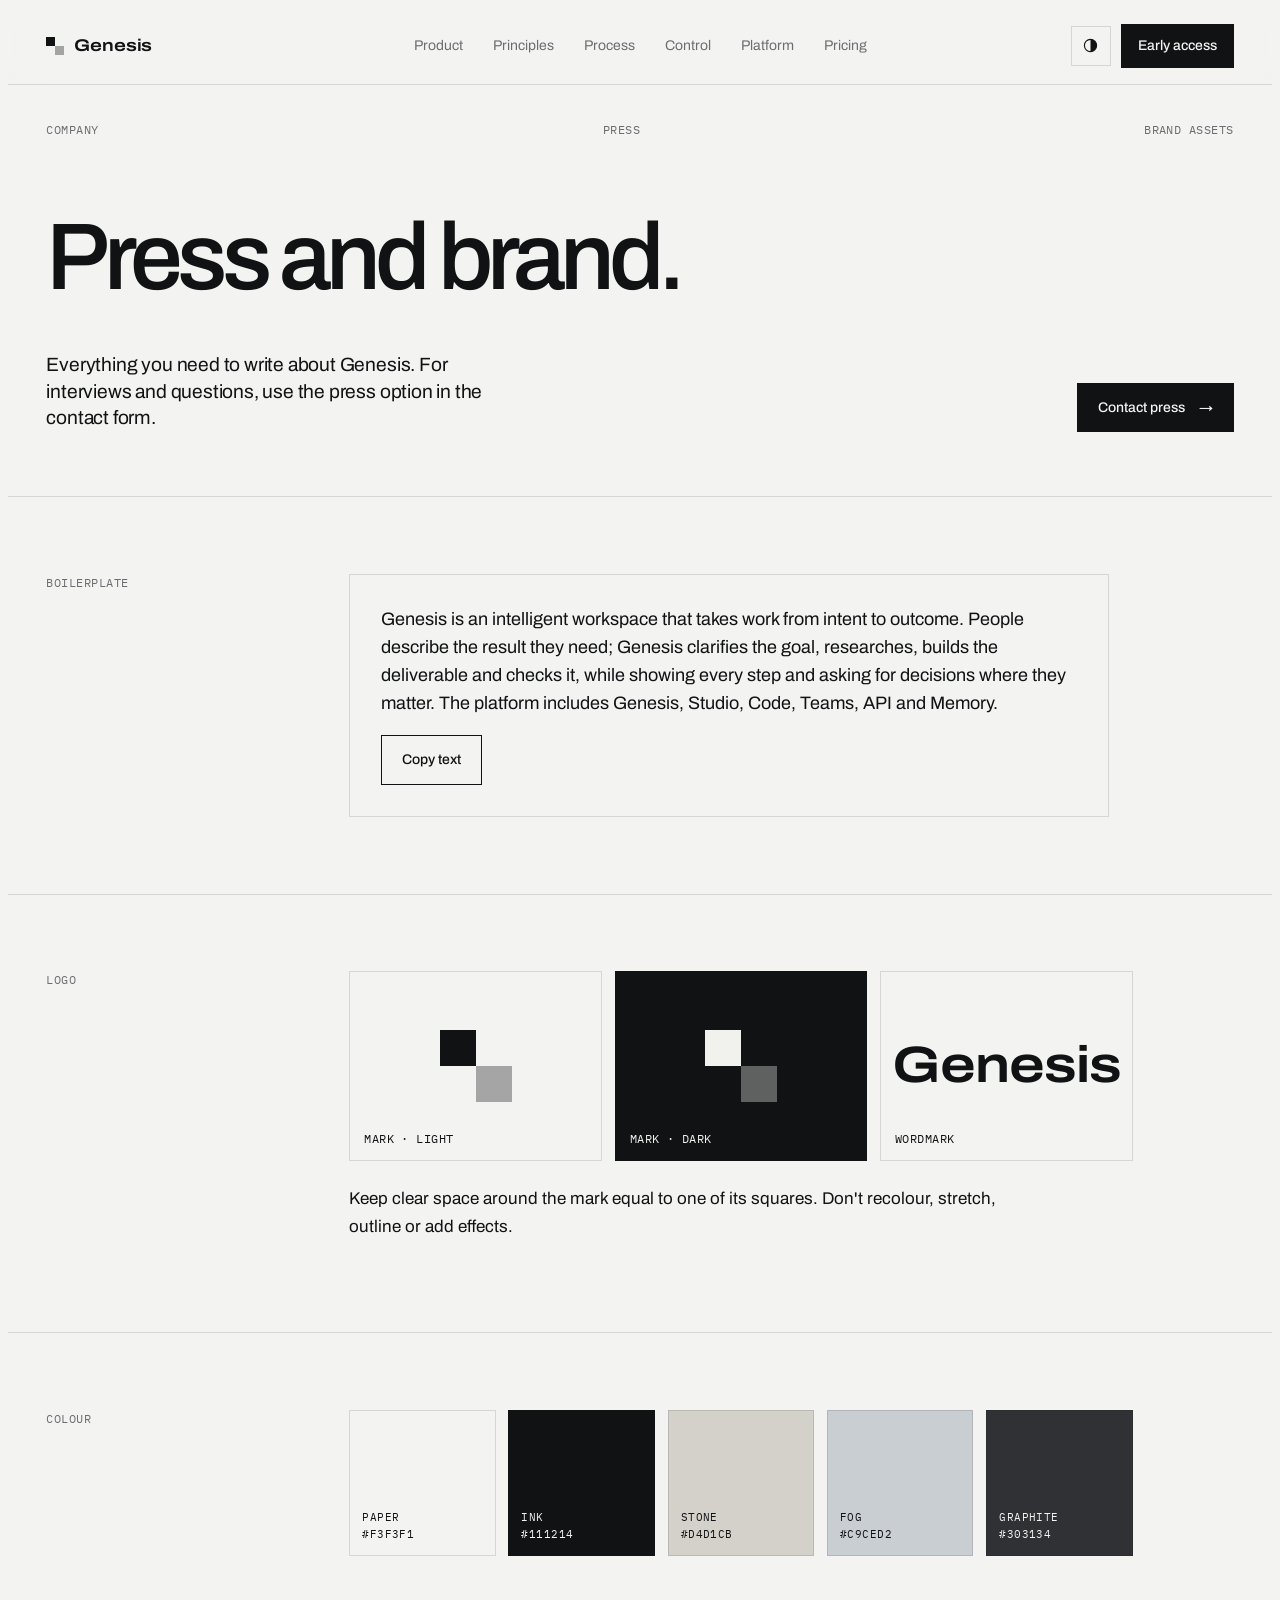
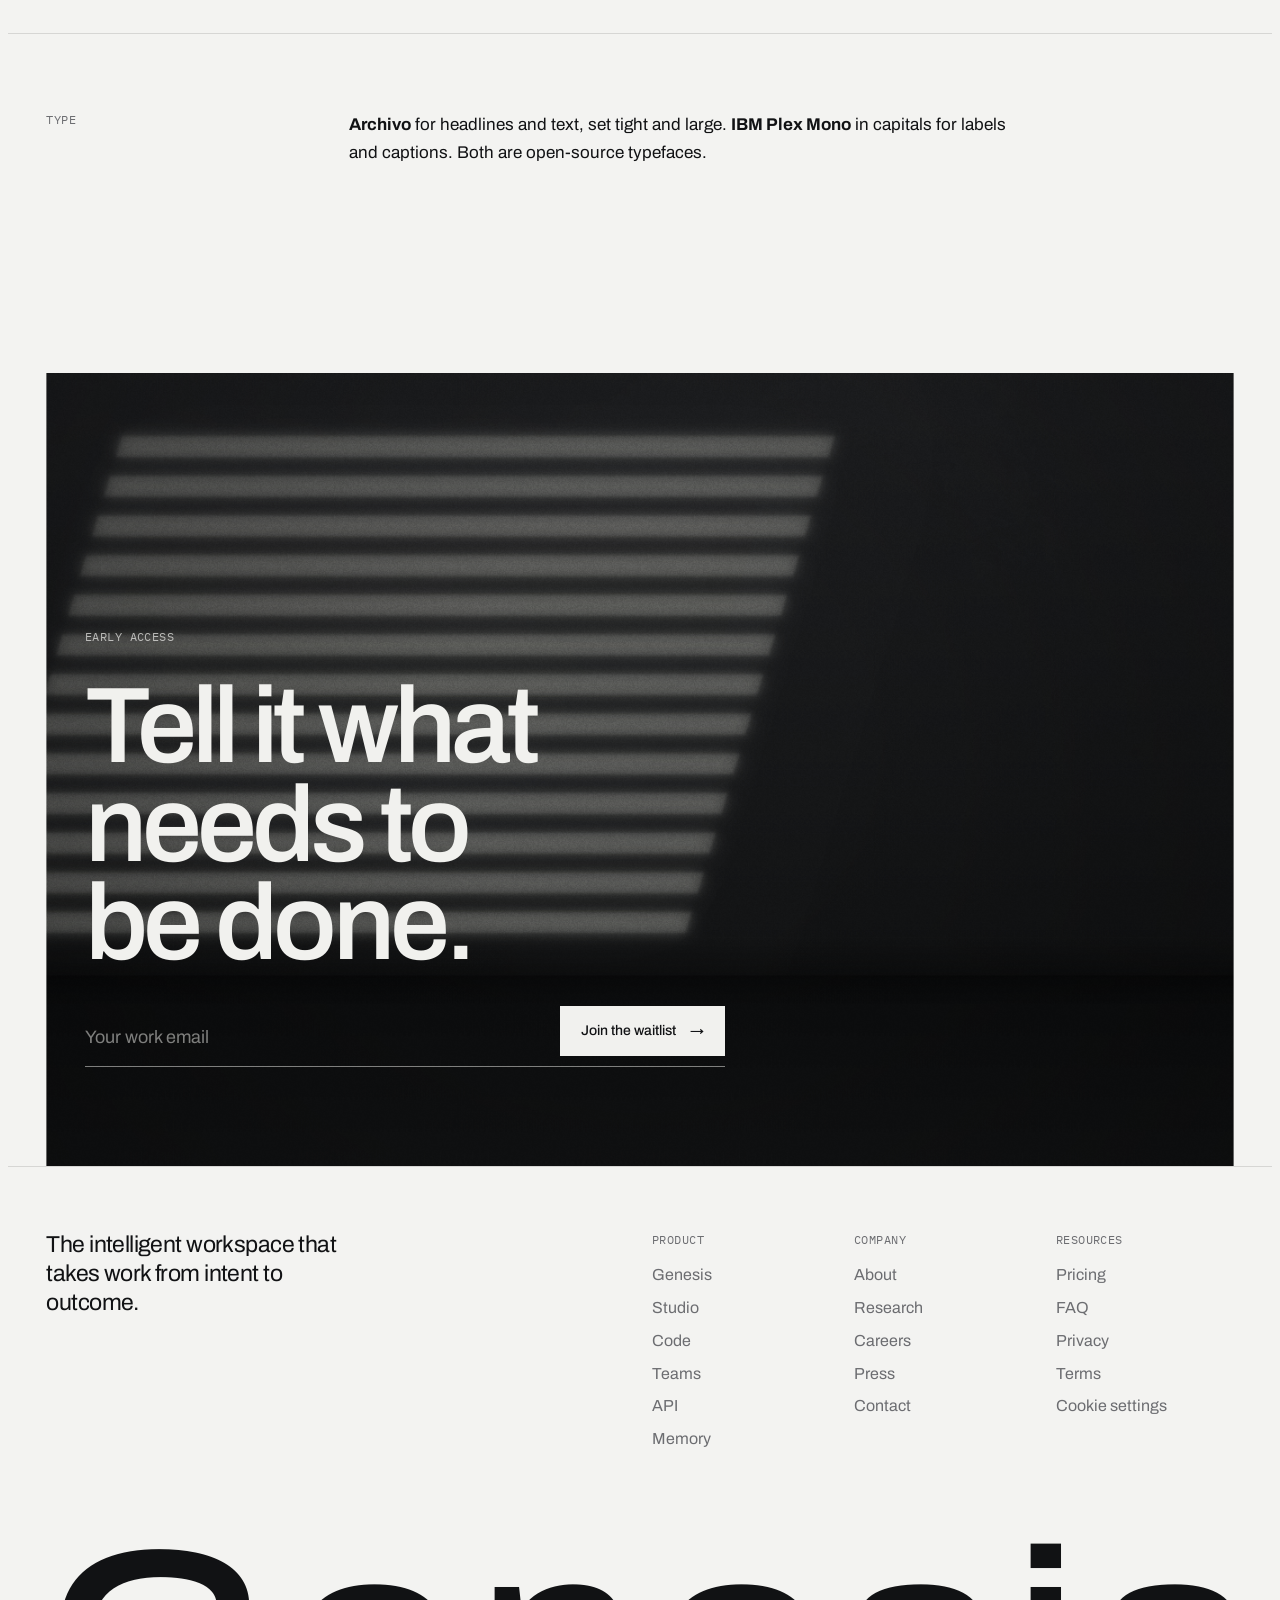
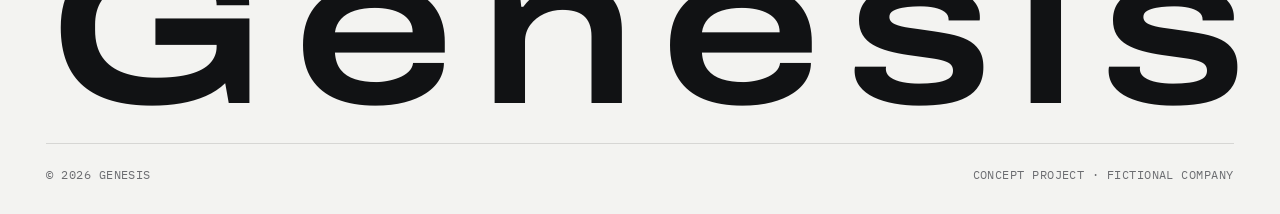
<file: press.html>
<!doctype html>
<html lang="en">
<head>
<meta charset="utf-8">
<meta name="viewport" content="width=device-width,initial-scale=1,viewport-fit=cover">
<title>Press · Genesis</title>
<meta name="description" content="Press information, company boilerplate and brand assets for Genesis.">
<meta property="og:type" content="website">
<meta property="og:site_name" content="Genesis">
<meta property="og:title" content="Press · Genesis">
<meta property="og:description" content="Press information, company boilerplate and brand assets for Genesis.">
<meta property="og:image" content="https://wertyfff.github.io/genesis/og.jpg">
<meta name="twitter:card" content="summary_large_image">
<meta name="theme-color" content="#F3F3F1">
<link rel="icon" href="data:image/svg+xml,%3Csvg xmlns=%27http://www.w3.org/2000/svg%27 viewBox=%270 0 18 18%27%3E%3Crect width=%279%27 height=%279%27 fill=%27%23111214%27/%3E%3Crect x=%279%27 y=%279%27 width=%279%27 height=%279%27 fill=%27%23111214%27 opacity=%27.35%27/%3E%3C/svg%3E">
<link rel="preconnect" href="https://fonts.googleapis.com">
<link rel="preconnect" href="https://fonts.gstatic.com" crossorigin>
<link rel="stylesheet" href="https://fonts.googleapis.com/css2?family=Archivo:wdth,wght@62..125,100..900&family=IBM+Plex+Mono:wght@400;500&display=swap">
<script>(function(){
  try{var t=localStorage.getItem('genesis-theme');if(t==='light'||t==='dark')document.documentElement.setAttribute('data-site-theme',t)}catch(e){}
  if('scrollRestoration' in history) history.scrollRestoration='manual';
})();</script>
<link rel="stylesheet" href="assets/site.css">
</head>
<body>
<header class="nav wrap" id="nav">
  <a class="brand" href="index.html" aria-label="Genesis home"><span class="mark" aria-hidden="true"><i></i><i></i></span>Genesis</a>
  <nav class="links" aria-label="Sections">
    <a href="index.html#product">Product</a>
    <a href="index.html#principles">Principles</a>
    <a href="index.html#process">Process</a>
    <a href="index.html#control">Control</a>
    <a href="index.html#platform">Platform</a>
    <a href="index.html#pricing">Pricing</a>
  </nav>
  <div class="nav-r">
    <button class="icon-btn" id="theme" type="button" aria-label="Toggle theme">
      <svg width="15" height="15" viewBox="0 0 16 16" aria-hidden="true"><circle cx="8" cy="8" r="6.5" fill="none" stroke="currentColor" stroke-width="1.2"/><path d="M8 1.5a6.5 6.5 0 0 1 0 13z" fill="currentColor"/></svg>
    </button>
    <a class="btn" href="#join"><span class="lab"><b>Early access</b><i>Early access</i></span></a>
    <button class="icon-btn burger" id="burger" type="button" aria-label="Open menu" aria-expanded="false" aria-controls="mmenu"><span></span></button>
  </div>
</header>

<div class="mmenu" id="mmenu">
  <nav aria-label="Mobile">
    <a href="index.html#product">Product</a>
    <a href="index.html#principles">Principles</a>
    <a href="index.html#process">Process</a>
    <a href="index.html#control">Control</a>
    <a href="index.html#platform">Platform</a>
    <a href="index.html#pricing">Pricing</a>
    <a href="about.html">Company</a>
    <a href="#join">Early access</a>
  </nav>
  <span class="mono muted">Genesis · The intelligent workspace</span>
</div>

<main id="top">
  <section class="ph wrap">
    <div class="ph-meta mono muted"><span>Company</span><span>Press</span><span>Brand assets</span></div>
    <h1 class="d lines sm"><span class="ln"><span>Press and brand.</span></span></h1>
    <div class="ph-foot"><p>Everything you need to write about Genesis. For interviews and questions, use the press option in the contact form.</p><div class="hero-cta"><a class="btn " href="contact.html#press"><span class="lab"><b>Contact press</b><i>Contact press</i></span><span class="arr">→</span></a></div></div>
  </section>
  <section class="blk wrap">
    <span class="mono muted">Boilerplate</span>
    <div class="body"><div class="boiler"><p id="boiler">Genesis is an intelligent workspace that takes work from intent to outcome. People describe the result they need; Genesis clarifies the goal, researches, builds the deliverable and checks it, while showing every step and asking for decisions where they matter. The platform includes Genesis, Studio, Code, Teams, API and Memory.</p><button class="btn line" type="button" data-copy="boiler">Copy text</button></div></div>
  </section>
  <section class="blk wrap">
    <span class="mono muted">Logo</span>
    <div class="body"><div class="marks">
      <div class="lt"><span class="big-mark" aria-hidden="true"><i></i><i></i></span><span class="mono">Mark · light</span></div>
      <div class="dk"><span class="big-mark" aria-hidden="true"><i></i><i></i></span><span class="mono">Mark · dark</span></div>
      <div class="lt"><span class="big-word">Genesis</span><span class="mono">Wordmark</span></div>
    </div>
    <div class="prose" style="margin-top:24px"><p>Keep clear space around the mark equal to one of its squares. Don't recolour, stretch, outline or add effects.</p></div></div>
  </section>
  <section class="blk wrap">
    <span class="mono muted">Colour</span>
    <div class="body"><div class="swatches">
      <div class="sw" style="background:#F3F3F1;color:#111214">Paper<br>#F3F3F1</div>
      <div class="sw" style="background:#111214;color:#F3F3F1">Ink<br>#111214</div>
      <div class="sw" style="background:#D4D1CB;color:#111214">Stone<br>#D4D1CB</div>
      <div class="sw" style="background:#C9CED2;color:#111214">Fog<br>#C9CED2</div>
      <div class="sw" style="background:#303134;color:#F3F3F1">Graphite<br>#303134</div>
    </div></div>
  </section>
  <section class="blk wrap">
    <span class="mono muted">Type</span>
    <div class="body"><div class="prose"><p><b>Archivo</b> for headlines and text, set tight and large. <b>IBM Plex Mono</b> in capitals for labels and captions. Both are open-source typefaces.</p></div></div>
  </section>
  <section id="join" class="wrap">
    <div class="plate close wipe" data-kind="blinds" data-tone="ink" data-photo="close">
      <canvas></canvas>
      <div class="inner">
        <span class="mono" style="color:rgba(241,241,238,.7)">Early access</span>
        <h2 class="d">Tell it what needs to be done.</h2>
        <form class="form nf" name="waitlist" method="POST" data-netlify="true" netlify-honeypot="company_site" data-ok="You are on the list. We will email you when your place is ready." novalidate>
          <input type="hidden" name="form-name" value="waitlist">
          <input type="hidden" name="plan" id="plan" value="">
          <input type="hidden" name="billing" id="billing" value="yearly">
          <p class="hp"><label>Leave this empty <input name="company_site" tabindex="-1" autocomplete="off"></label></p>
          <label for="email" class="sr">Work email</label>
          <input id="email" name="email" type="email" required data-label="your email" placeholder="Your work email" autocomplete="email">
          <button class="btn" type="submit"><span class="lab"><b>Join the waitlist</b><i>Join the waitlist</i></span><span class="arr">→</span></button>
        </form>
        <p class="plan-note-sel mono" id="planNote" hidden></p>
        <p class="form-msg mono" id="msg" aria-live="polite"></p>
      </div>
    </div>
  </section>
</main>

<footer class="wrap">
  <div class="f-cols">
    <p class="f-lead">The intelligent workspace that takes work from intent to outcome.</p>
    <div class="f-col"><h4 class="mono muted">Product</h4><ul><li><a href="genesis.html">Genesis</a></li><li><a href="studio.html">Studio</a></li><li><a href="code.html">Code</a></li><li><a href="teams.html">Teams</a></li><li><a href="api.html">API</a></li><li><a href="memory.html">Memory</a></li></ul></div>
    <div class="f-col"><h4 class="mono muted">Company</h4><ul><li><a href="about.html">About</a></li><li><a href="research.html">Research</a></li><li><a href="careers.html">Careers</a></li><li><a href="press.html">Press</a></li><li><a href="contact.html">Contact</a></li></ul></div>
    <div class="f-col"><h4 class="mono muted">Resources</h4><ul><li><a href="index.html#pricing">Pricing</a></li><li><a href="index.html#faq">FAQ</a></li><li><a href="privacy.html">Privacy</a></li><li><a href="terms.html">Terms</a></li><li><button class="f-cookie" type="button" data-cookie-settings>Cookie settings</button></li></ul></div>
  </div>
  <p class="wordmark" aria-hidden="true"><span>G</span><span>e</span><span>n</span><span>e</span><span>s</span><span>i</span><span>s</span></p>
  <div class="f-bot mono muted"><span>© 2026 Genesis</span><span>Concept project · fictional company</span></div>
</footer>

<div class="cookie" id="cookie" role="dialog" aria-label="Cookie preferences" hidden>
  <p><b>Cookies, briefly</b>We use essential cookies to run this site. With your permission we also use analytics to see which pages help people most. <a href="privacy.html#cookies">Details</a></p>
  <div class="cookie-b">
    <button class="btn line" type="button" data-c="essential"><span class="lab"><b>Essential only</b><i>Essential only</i></span></button>
    <button class="btn" type="button" data-c="all"><span class="lab"><b>Accept all</b><i>Accept all</i></span></button>
  </div>
</div>

<script src="assets/site.js"></script>
</body>
</html>
</file>
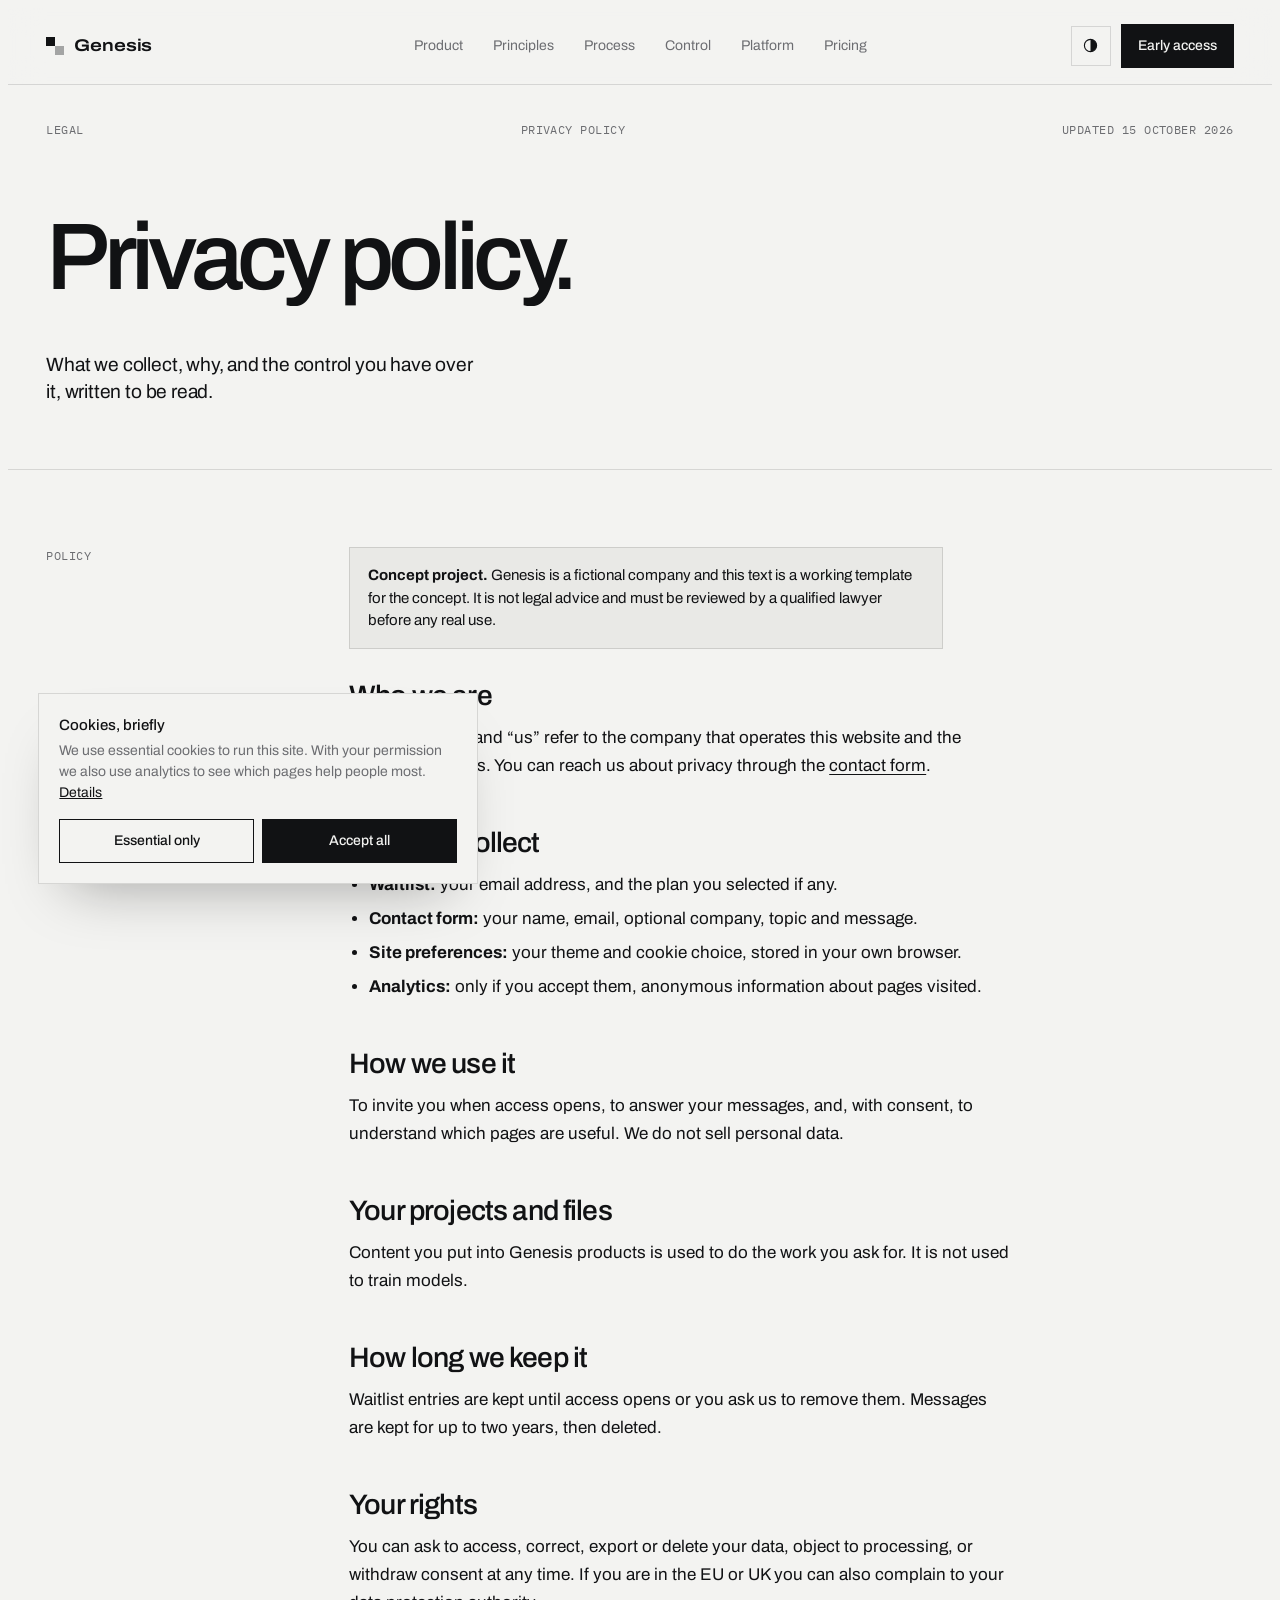
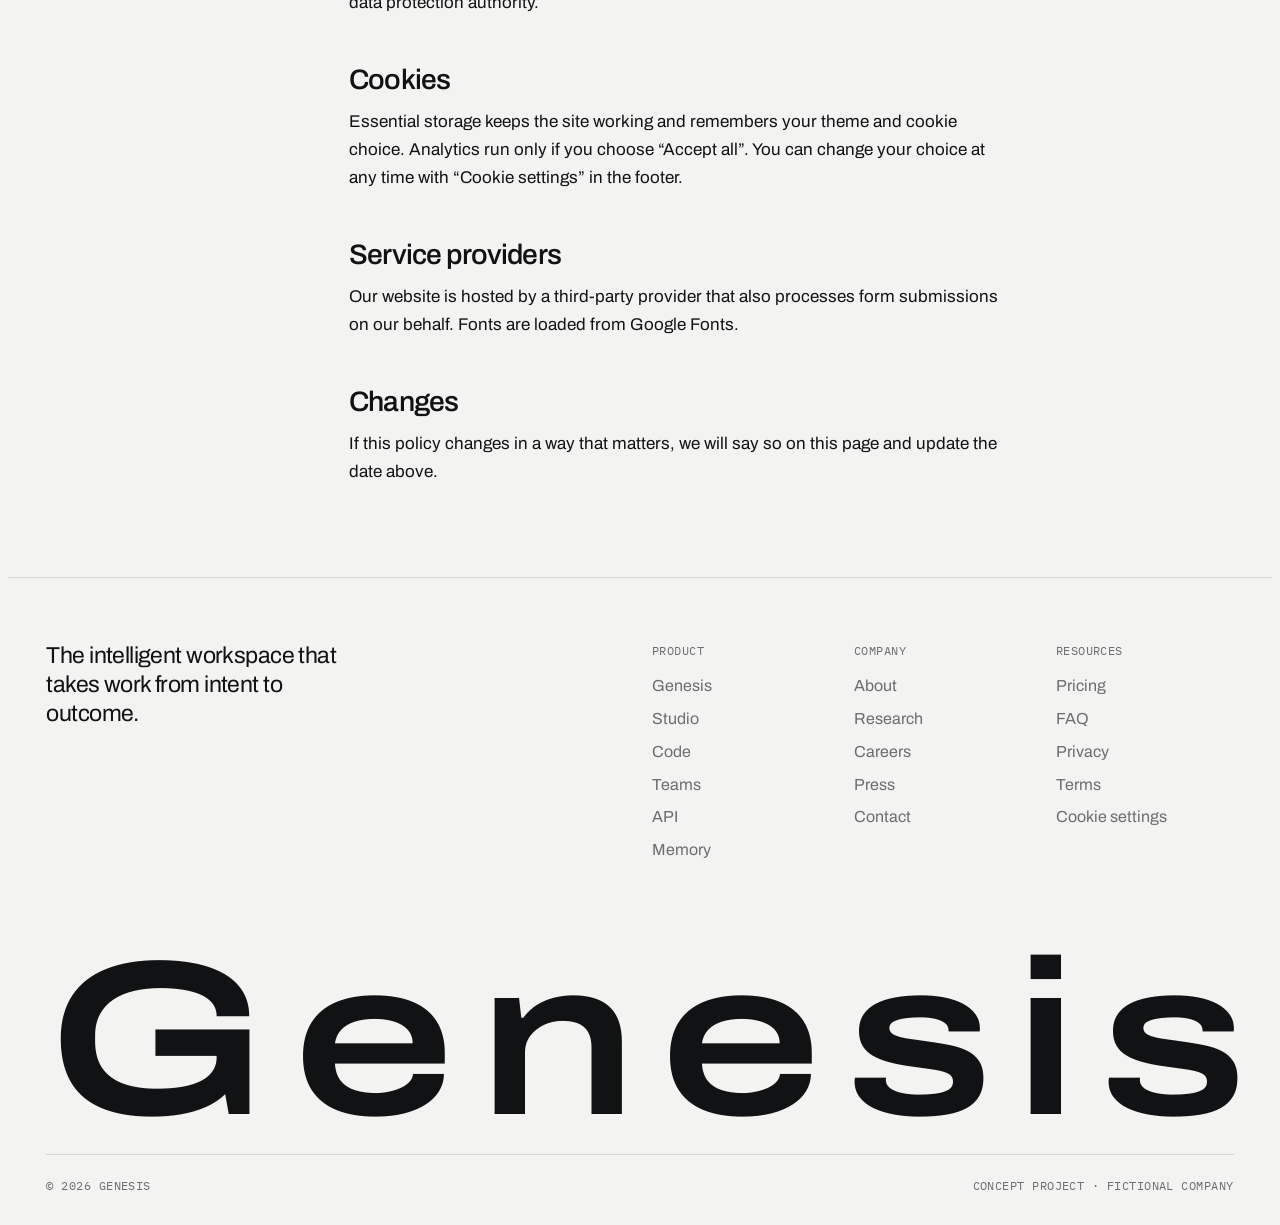
<file: privacy.html>
<!doctype html>
<html lang="en">
<head>
<meta charset="utf-8">
<meta name="viewport" content="width=device-width,initial-scale=1,viewport-fit=cover">
<title>Privacy policy · Genesis</title>
<meta name="description" content="How Genesis collects, uses and protects personal data.">
<meta property="og:type" content="website">
<meta property="og:site_name" content="Genesis">
<meta property="og:title" content="Privacy policy · Genesis">
<meta property="og:description" content="How Genesis collects, uses and protects personal data.">
<meta property="og:image" content="https://wertyfff.github.io/genesis/og.jpg">
<meta name="twitter:card" content="summary_large_image">
<meta name="theme-color" content="#F3F3F1">
<link rel="icon" href="data:image/svg+xml,%3Csvg xmlns=%27http://www.w3.org/2000/svg%27 viewBox=%270 0 18 18%27%3E%3Crect width=%279%27 height=%279%27 fill=%27%23111214%27/%3E%3Crect x=%279%27 y=%279%27 width=%279%27 height=%279%27 fill=%27%23111214%27 opacity=%27.35%27/%3E%3C/svg%3E">
<link rel="preconnect" href="https://fonts.googleapis.com">
<link rel="preconnect" href="https://fonts.gstatic.com" crossorigin>
<link rel="stylesheet" href="https://fonts.googleapis.com/css2?family=Archivo:wdth,wght@62..125,100..900&family=IBM+Plex+Mono:wght@400;500&display=swap">
<script>(function(){
  try{var t=localStorage.getItem('genesis-theme');if(t==='light'||t==='dark')document.documentElement.setAttribute('data-site-theme',t)}catch(e){}
  if('scrollRestoration' in history) history.scrollRestoration='manual';
})();</script>
<link rel="stylesheet" href="assets/site.css">
</head>
<body>
<header class="nav wrap" id="nav">
  <a class="brand" href="index.html" aria-label="Genesis home"><span class="mark" aria-hidden="true"><i></i><i></i></span>Genesis</a>
  <nav class="links" aria-label="Sections">
    <a href="index.html#product">Product</a>
    <a href="index.html#principles">Principles</a>
    <a href="index.html#process">Process</a>
    <a href="index.html#control">Control</a>
    <a href="index.html#platform">Platform</a>
    <a href="index.html#pricing">Pricing</a>
  </nav>
  <div class="nav-r">
    <button class="icon-btn" id="theme" type="button" aria-label="Toggle theme">
      <svg width="15" height="15" viewBox="0 0 16 16" aria-hidden="true"><circle cx="8" cy="8" r="6.5" fill="none" stroke="currentColor" stroke-width="1.2"/><path d="M8 1.5a6.5 6.5 0 0 1 0 13z" fill="currentColor"/></svg>
    </button>
    <a class="btn" href="index.html#join"><span class="lab"><b>Early access</b><i>Early access</i></span></a>
    <button class="icon-btn burger" id="burger" type="button" aria-label="Open menu" aria-expanded="false" aria-controls="mmenu"><span></span></button>
  </div>
</header>

<div class="mmenu" id="mmenu">
  <nav aria-label="Mobile">
    <a href="index.html#product">Product</a>
    <a href="index.html#principles">Principles</a>
    <a href="index.html#process">Process</a>
    <a href="index.html#control">Control</a>
    <a href="index.html#platform">Platform</a>
    <a href="index.html#pricing">Pricing</a>
    <a href="about.html">Company</a>
    <a href="index.html#join">Early access</a>
  </nav>
  <span class="mono muted">Genesis · The intelligent workspace</span>
</div>

<main id="top">
  <section class="ph wrap">
    <div class="ph-meta mono muted"><span>Legal</span><span>Privacy policy</span><span>Updated 15 October 2026</span></div>
    <h1 class="d lines sm"><span class="ln"><span>Privacy policy.</span></span></h1>
    <div class="ph-foot"><p>What we collect, why, and the control you have over it, written to be read.</p></div>
  </section>
  <section class="blk wrap">
    <span class="mono muted">Policy</span>
    <div class="body"><p class="note"><b>Concept project.</b> Genesis is a fictional company and this text is a working template for the concept. It is not legal advice and must be reviewed by a qualified lawyer before any real use.</p><div class="prose">
      <h2>Who we are</h2><p>“Genesis”, “we” and “us” refer to the company that operates this website and the Genesis products. You can reach us about privacy through the <a href="contact.html#support">contact form</a>.</p>
      <h2>What we collect</h2><ul>
        <li><b>Waitlist:</b> your email address, and the plan you selected if any.</li>
        <li><b>Contact form:</b> your name, email, optional company, topic and message.</li>
        <li><b>Site preferences:</b> your theme and cookie choice, stored in your own browser.</li>
        <li><b>Analytics:</b> only if you accept them, anonymous information about pages visited.</li></ul>
      <h2>How we use it</h2><p>To invite you when access opens, to answer your messages, and, with consent, to understand which pages are useful. We do not sell personal data.</p>
      <h2>Your projects and files</h2><p>Content you put into Genesis products is used to do the work you ask for. It is not used to train models.</p>
      <h2>How long we keep it</h2><p>Waitlist entries are kept until access opens or you ask us to remove them. Messages are kept for up to two years, then deleted.</p>
      <h2>Your rights</h2><p>You can ask to access, correct, export or delete your data, object to processing, or withdraw consent at any time. If you are in the EU or UK you can also complain to your data protection authority.</p>
      <h2 id="cookies">Cookies</h2><p>Essential storage keeps the site working and remembers your theme and cookie choice. Analytics run only if you choose “Accept all”. You can change your choice at any time with “Cookie settings” in the footer.</p>
      <h2>Service providers</h2><p>Our website is hosted by a third-party provider that also processes form submissions on our behalf. Fonts are loaded from Google Fonts.</p>
      <h2>Changes</h2><p>If this policy changes in a way that matters, we will say so on this page and update the date above.</p>
    </div></div>
  </section>
</main>

<footer class="wrap">
  <div class="f-cols">
    <p class="f-lead">The intelligent workspace that takes work from intent to outcome.</p>
    <div class="f-col"><h4 class="mono muted">Product</h4><ul><li><a href="genesis.html">Genesis</a></li><li><a href="studio.html">Studio</a></li><li><a href="code.html">Code</a></li><li><a href="teams.html">Teams</a></li><li><a href="api.html">API</a></li><li><a href="memory.html">Memory</a></li></ul></div>
    <div class="f-col"><h4 class="mono muted">Company</h4><ul><li><a href="about.html">About</a></li><li><a href="research.html">Research</a></li><li><a href="careers.html">Careers</a></li><li><a href="press.html">Press</a></li><li><a href="contact.html">Contact</a></li></ul></div>
    <div class="f-col"><h4 class="mono muted">Resources</h4><ul><li><a href="index.html#pricing">Pricing</a></li><li><a href="index.html#faq">FAQ</a></li><li><a href="privacy.html">Privacy</a></li><li><a href="terms.html">Terms</a></li><li><button class="f-cookie" type="button" data-cookie-settings>Cookie settings</button></li></ul></div>
  </div>
  <p class="wordmark" aria-hidden="true"><span>G</span><span>e</span><span>n</span><span>e</span><span>s</span><span>i</span><span>s</span></p>
  <div class="f-bot mono muted"><span>© 2026 Genesis</span><span>Concept project · fictional company</span></div>
</footer>

<div class="cookie" id="cookie" role="dialog" aria-label="Cookie preferences" hidden>
  <p><b>Cookies, briefly</b>We use essential cookies to run this site. With your permission we also use analytics to see which pages help people most. <a href="privacy.html#cookies">Details</a></p>
  <div class="cookie-b">
    <button class="btn line" type="button" data-c="essential"><span class="lab"><b>Essential only</b><i>Essential only</i></span></button>
    <button class="btn" type="button" data-c="all"><span class="lab"><b>Accept all</b><i>Accept all</i></span></button>
  </div>
</div>

<script src="assets/site.js"></script>
</body>
</html>
</file>
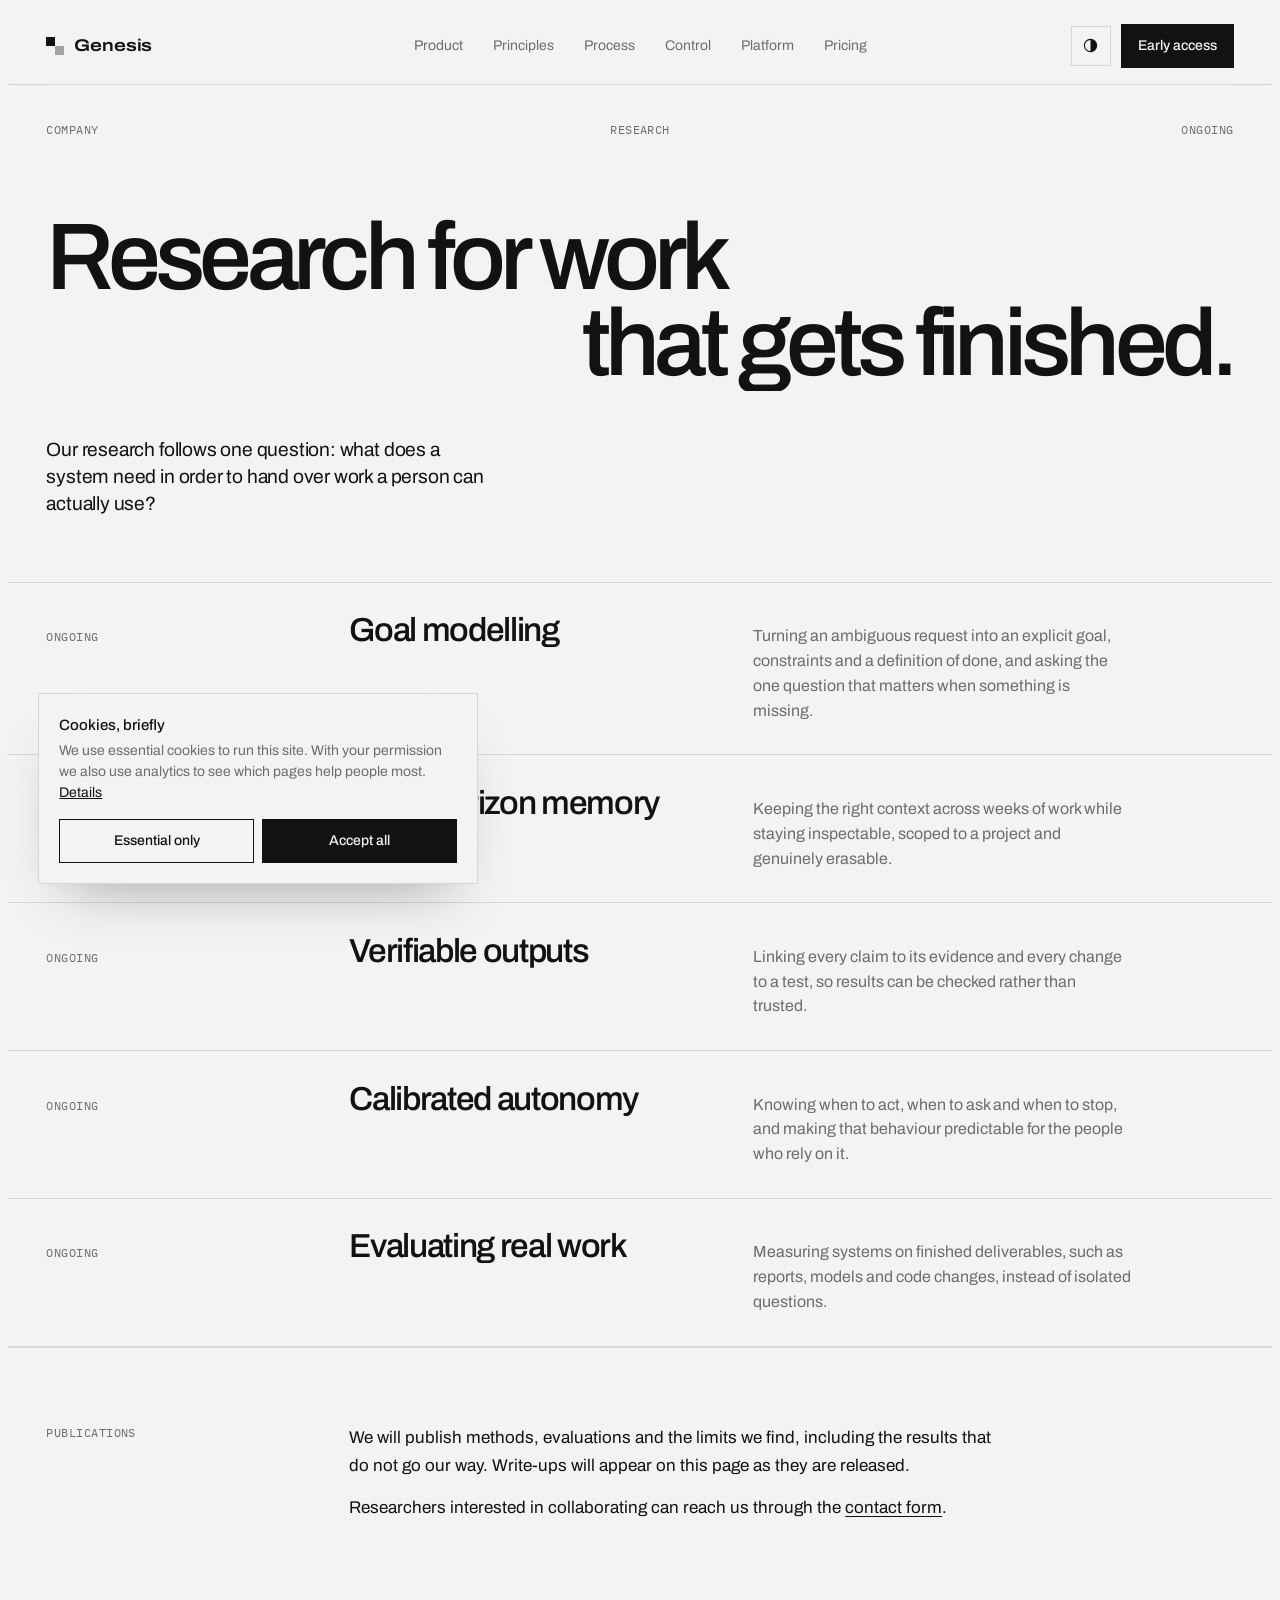
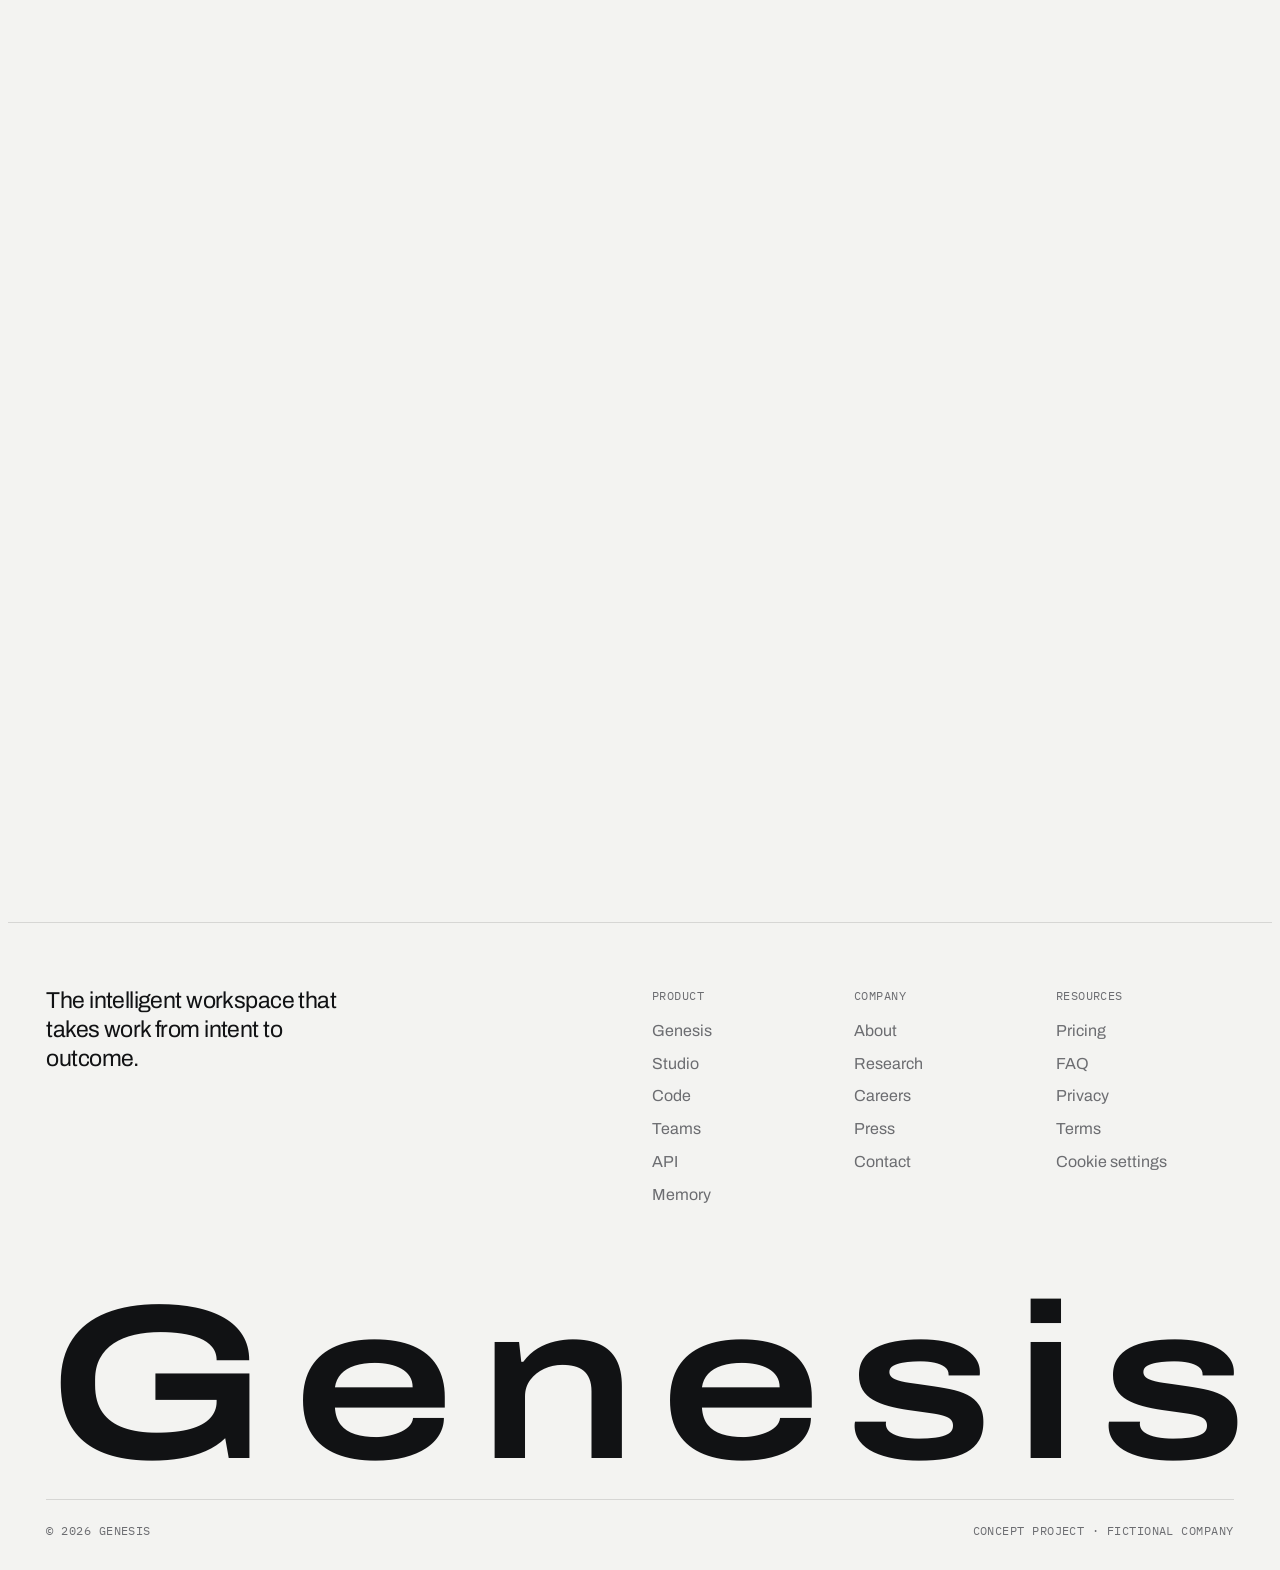
<file: research.html>
<!doctype html>
<html lang="en">
<head>
<meta charset="utf-8">
<meta name="viewport" content="width=device-width,initial-scale=1,viewport-fit=cover">
<title>Research · Genesis</title>
<meta name="description" content="Research areas behind Genesis: goal modelling, memory, verification, autonomy and evaluation.">
<meta property="og:type" content="website">
<meta property="og:site_name" content="Genesis">
<meta property="og:title" content="Research · Genesis">
<meta property="og:description" content="Research areas behind Genesis: goal modelling, memory, verification, autonomy and evaluation.">
<meta property="og:image" content="https://wertyfff.github.io/genesis/og.jpg">
<meta name="twitter:card" content="summary_large_image">
<meta name="theme-color" content="#F3F3F1">
<link rel="icon" href="data:image/svg+xml,%3Csvg xmlns=%27http://www.w3.org/2000/svg%27 viewBox=%270 0 18 18%27%3E%3Crect width=%279%27 height=%279%27 fill=%27%23111214%27/%3E%3Crect x=%279%27 y=%279%27 width=%279%27 height=%279%27 fill=%27%23111214%27 opacity=%27.35%27/%3E%3C/svg%3E">
<link rel="preconnect" href="https://fonts.googleapis.com">
<link rel="preconnect" href="https://fonts.gstatic.com" crossorigin>
<link rel="stylesheet" href="https://fonts.googleapis.com/css2?family=Archivo:wdth,wght@62..125,100..900&family=IBM+Plex+Mono:wght@400;500&display=swap">
<script>(function(){
  try{var t=localStorage.getItem('genesis-theme');if(t==='light'||t==='dark')document.documentElement.setAttribute('data-site-theme',t)}catch(e){}
  if('scrollRestoration' in history) history.scrollRestoration='manual';
})();</script>
<link rel="stylesheet" href="assets/site.css">
</head>
<body>
<header class="nav wrap" id="nav">
  <a class="brand" href="index.html" aria-label="Genesis home"><span class="mark" aria-hidden="true"><i></i><i></i></span>Genesis</a>
  <nav class="links" aria-label="Sections">
    <a href="index.html#product">Product</a>
    <a href="index.html#principles">Principles</a>
    <a href="index.html#process">Process</a>
    <a href="index.html#control">Control</a>
    <a href="index.html#platform">Platform</a>
    <a href="index.html#pricing">Pricing</a>
  </nav>
  <div class="nav-r">
    <button class="icon-btn" id="theme" type="button" aria-label="Toggle theme">
      <svg width="15" height="15" viewBox="0 0 16 16" aria-hidden="true"><circle cx="8" cy="8" r="6.5" fill="none" stroke="currentColor" stroke-width="1.2"/><path d="M8 1.5a6.5 6.5 0 0 1 0 13z" fill="currentColor"/></svg>
    </button>
    <a class="btn" href="#join"><span class="lab"><b>Early access</b><i>Early access</i></span></a>
    <button class="icon-btn burger" id="burger" type="button" aria-label="Open menu" aria-expanded="false" aria-controls="mmenu"><span></span></button>
  </div>
</header>

<div class="mmenu" id="mmenu">
  <nav aria-label="Mobile">
    <a href="index.html#product">Product</a>
    <a href="index.html#principles">Principles</a>
    <a href="index.html#process">Process</a>
    <a href="index.html#control">Control</a>
    <a href="index.html#platform">Platform</a>
    <a href="index.html#pricing">Pricing</a>
    <a href="about.html">Company</a>
    <a href="#join">Early access</a>
  </nav>
  <span class="mono muted">Genesis · The intelligent workspace</span>
</div>

<main id="top">
  <section class="ph wrap">
    <div class="ph-meta mono muted"><span>Company</span><span>Research</span><span>Ongoing</span></div>
    <h1 class="d lines sm"><span class="ln"><span>Research for work</span></span><span class="ln"><span>that gets finished.</span></span></h1>
    <div class="ph-foot"><p>Our research follows one question: what does a system need in order to hand over work a person can actually use?</p></div>
  </section>
  <ul class="rowlist"><li class="rv"><div class="r"><span class="mono muted">Ongoing</span><h3>Goal modelling</h3><p>Turning an ambiguous request into an explicit goal, constraints and a definition of done, and asking the one question that matters when something is missing.</p></div></li><li class="rv"><div class="r"><span class="mono muted">Ongoing</span><h3>Long-horizon memory</h3><p>Keeping the right context across weeks of work while staying inspectable, scoped to a project and genuinely erasable.</p></div></li><li class="rv"><div class="r"><span class="mono muted">Ongoing</span><h3>Verifiable outputs</h3><p>Linking every claim to its evidence and every change to a test, so results can be checked rather than trusted.</p></div></li><li class="rv"><div class="r"><span class="mono muted">Ongoing</span><h3>Calibrated autonomy</h3><p>Knowing when to act, when to ask and when to stop, and making that behaviour predictable for the people who rely on it.</p></div></li><li class="rv"><div class="r"><span class="mono muted">Ongoing</span><h3>Evaluating real work</h3><p>Measuring systems on finished deliverables, such as reports, models and code changes, instead of isolated questions.</p></div></li></ul>
  <section class="blk wrap">
    <span class="mono muted">Publications</span>
    <div class="body"><div class="prose"><p>We will publish methods, evaluations and the limits we find, including the results that do not go our way. Write-ups will appear on this page as they are released.</p><p>Researchers interested in collaborating can reach us through the <a href="contact.html#general">contact form</a>.</p></div></div>
  </section>
  <section id="join" class="wrap">
    <div class="plate close wipe" data-kind="blinds" data-tone="ink" data-photo="close">
      <canvas></canvas>
      <div class="inner">
        <span class="mono" style="color:rgba(241,241,238,.7)">Early access</span>
        <h2 class="d">Tell it what needs to be done.</h2>
        <form class="form nf" name="waitlist" method="POST" data-netlify="true" netlify-honeypot="company_site" data-ok="You are on the list. We will email you when your place is ready." novalidate>
          <input type="hidden" name="form-name" value="waitlist">
          <input type="hidden" name="plan" id="plan" value="">
          <input type="hidden" name="billing" id="billing" value="yearly">
          <p class="hp"><label>Leave this empty <input name="company_site" tabindex="-1" autocomplete="off"></label></p>
          <label for="email" class="sr">Work email</label>
          <input id="email" name="email" type="email" required data-label="your email" placeholder="Your work email" autocomplete="email">
          <button class="btn" type="submit"><span class="lab"><b>Join the waitlist</b><i>Join the waitlist</i></span><span class="arr">→</span></button>
        </form>
        <p class="plan-note-sel mono" id="planNote" hidden></p>
        <p class="form-msg mono" id="msg" aria-live="polite"></p>
      </div>
    </div>
  </section>
</main>

<footer class="wrap">
  <div class="f-cols">
    <p class="f-lead">The intelligent workspace that takes work from intent to outcome.</p>
    <div class="f-col"><h4 class="mono muted">Product</h4><ul><li><a href="genesis.html">Genesis</a></li><li><a href="studio.html">Studio</a></li><li><a href="code.html">Code</a></li><li><a href="teams.html">Teams</a></li><li><a href="api.html">API</a></li><li><a href="memory.html">Memory</a></li></ul></div>
    <div class="f-col"><h4 class="mono muted">Company</h4><ul><li><a href="about.html">About</a></li><li><a href="research.html">Research</a></li><li><a href="careers.html">Careers</a></li><li><a href="press.html">Press</a></li><li><a href="contact.html">Contact</a></li></ul></div>
    <div class="f-col"><h4 class="mono muted">Resources</h4><ul><li><a href="index.html#pricing">Pricing</a></li><li><a href="index.html#faq">FAQ</a></li><li><a href="privacy.html">Privacy</a></li><li><a href="terms.html">Terms</a></li><li><button class="f-cookie" type="button" data-cookie-settings>Cookie settings</button></li></ul></div>
  </div>
  <p class="wordmark" aria-hidden="true"><span>G</span><span>e</span><span>n</span><span>e</span><span>s</span><span>i</span><span>s</span></p>
  <div class="f-bot mono muted"><span>© 2026 Genesis</span><span>Concept project · fictional company</span></div>
</footer>

<div class="cookie" id="cookie" role="dialog" aria-label="Cookie preferences" hidden>
  <p><b>Cookies, briefly</b>We use essential cookies to run this site. With your permission we also use analytics to see which pages help people most. <a href="privacy.html#cookies">Details</a></p>
  <div class="cookie-b">
    <button class="btn line" type="button" data-c="essential"><span class="lab"><b>Essential only</b><i>Essential only</i></span></button>
    <button class="btn" type="button" data-c="all"><span class="lab"><b>Accept all</b><i>Accept all</i></span></button>
  </div>
</div>

<script src="assets/site.js"></script>
</body>
</html>
</file>
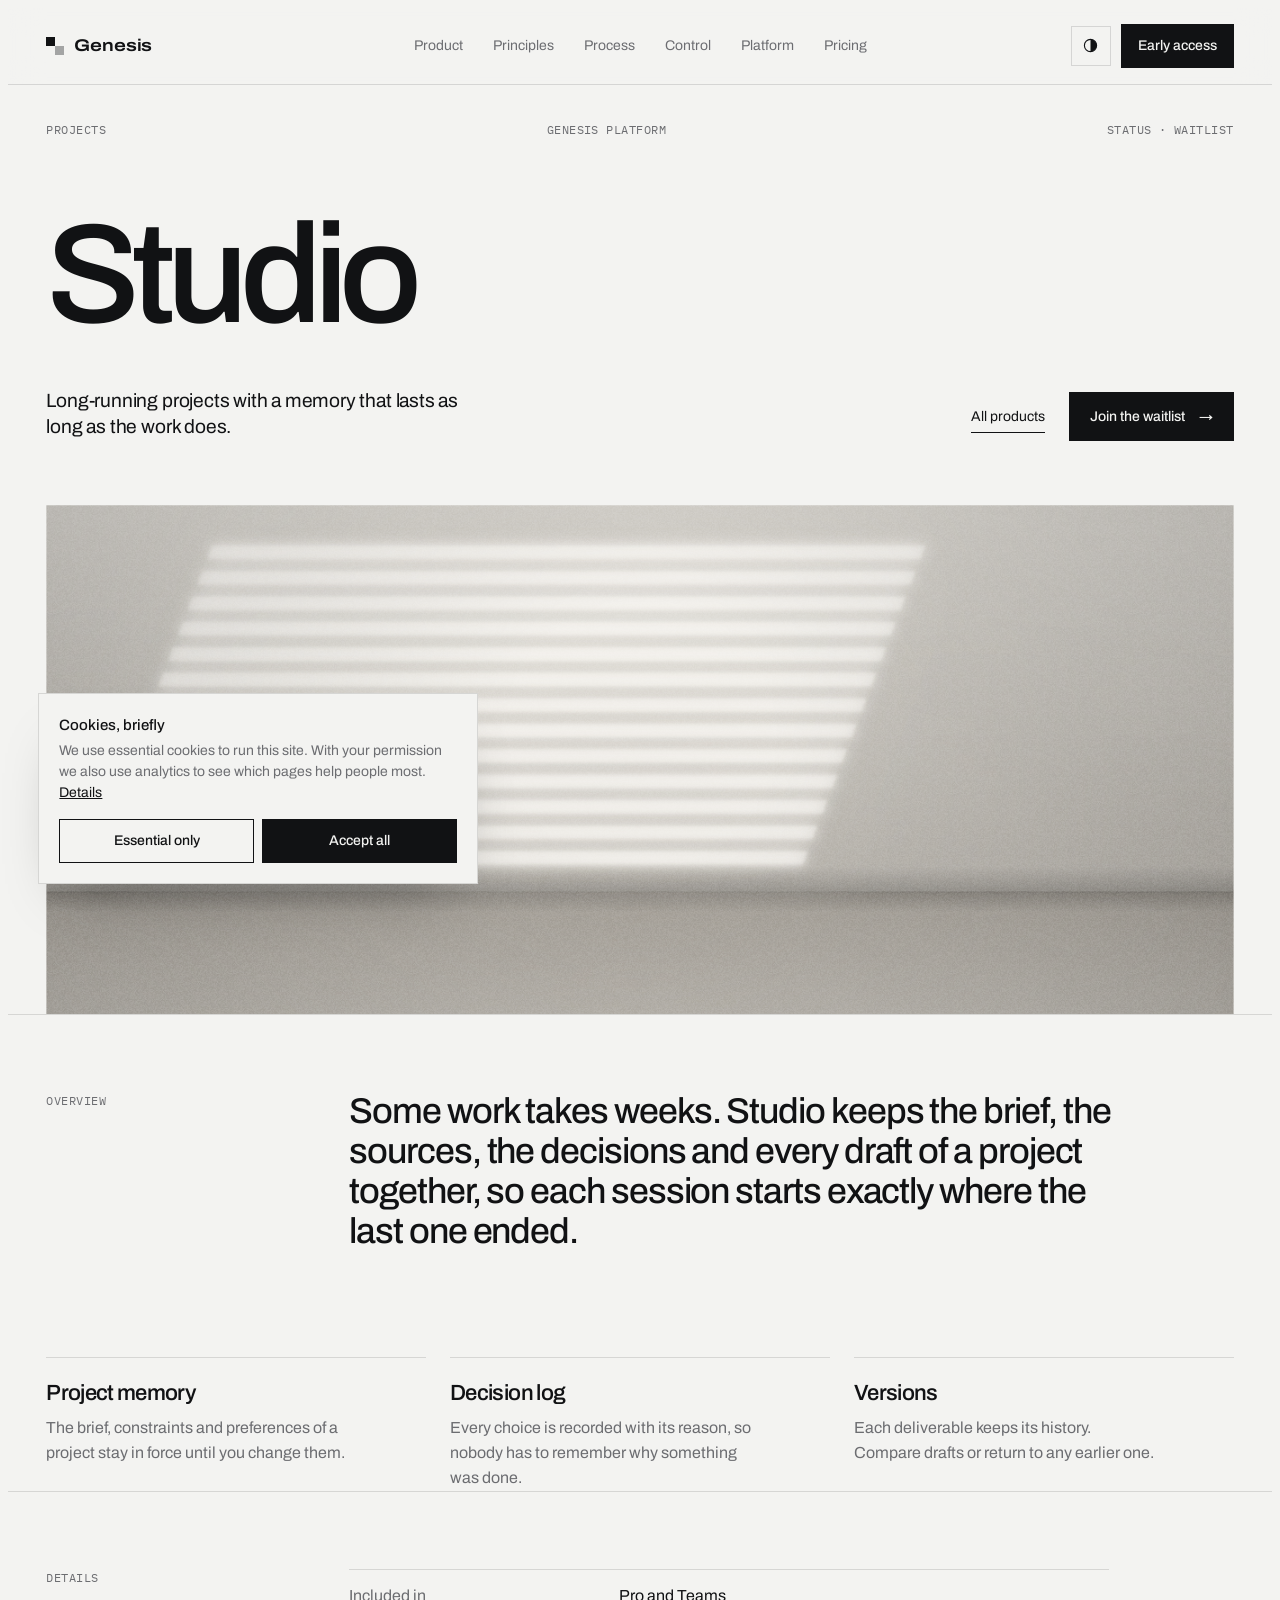
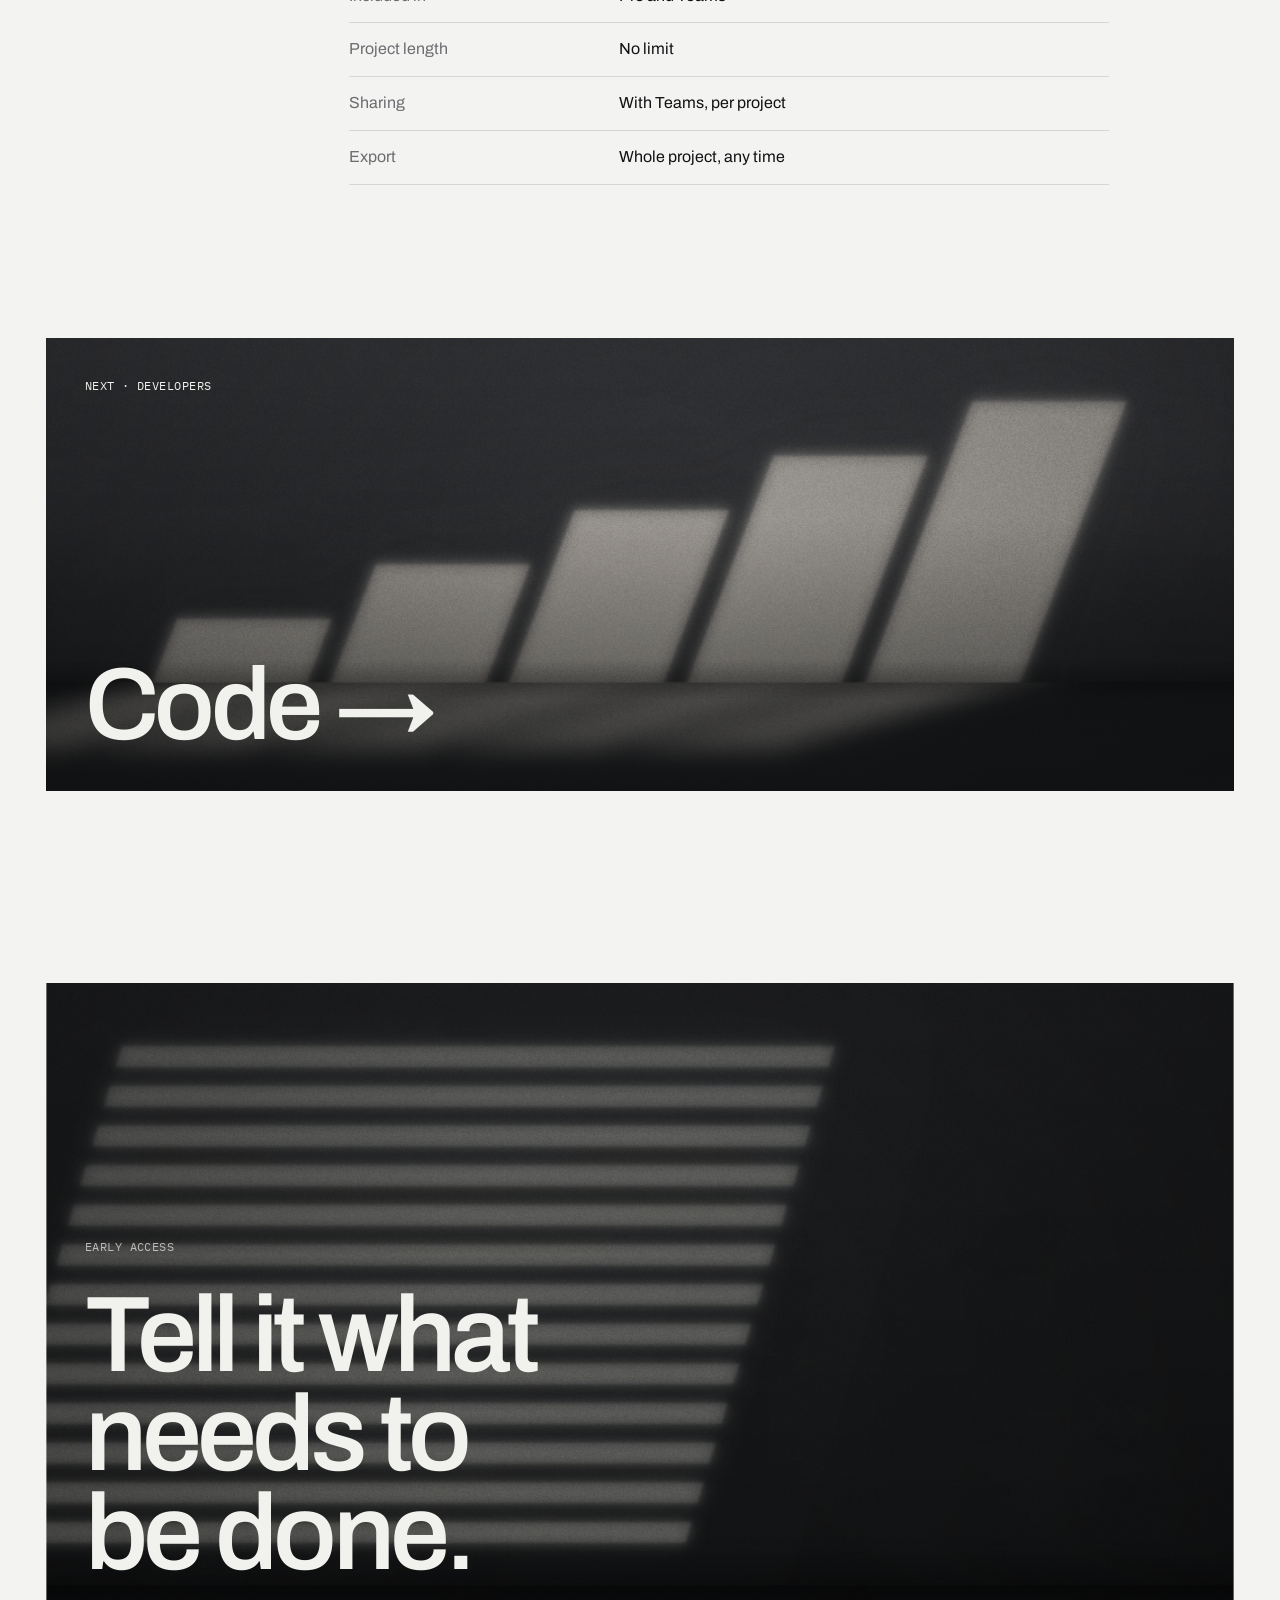
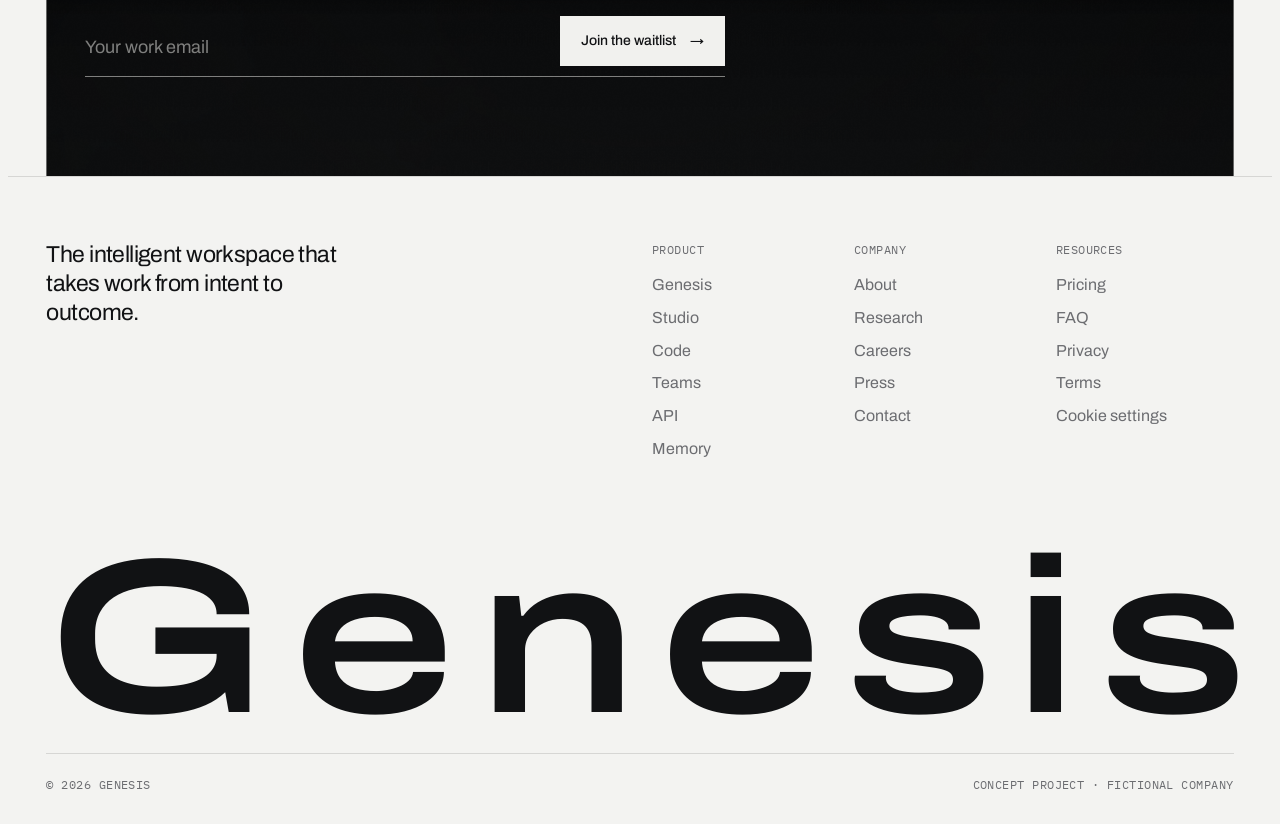
<file: studio.html>
<!doctype html>
<html lang="en">
<head>
<meta charset="utf-8">
<meta name="viewport" content="width=device-width,initial-scale=1,viewport-fit=cover">
<title>Studio · Genesis</title>
<meta name="description" content="Long-running projects with a memory that lasts as long as the work does.">
<meta property="og:type" content="website">
<meta property="og:site_name" content="Genesis">
<meta property="og:title" content="Studio · Genesis">
<meta property="og:description" content="Long-running projects with a memory that lasts as long as the work does.">
<meta property="og:image" content="https://wertyfff.github.io/genesis/og.jpg">
<meta name="twitter:card" content="summary_large_image">
<meta name="theme-color" content="#F3F3F1">
<link rel="icon" href="data:image/svg+xml,%3Csvg xmlns=%27http://www.w3.org/2000/svg%27 viewBox=%270 0 18 18%27%3E%3Crect width=%279%27 height=%279%27 fill=%27%23111214%27/%3E%3Crect x=%279%27 y=%279%27 width=%279%27 height=%279%27 fill=%27%23111214%27 opacity=%27.35%27/%3E%3C/svg%3E">
<link rel="preconnect" href="https://fonts.googleapis.com">
<link rel="preconnect" href="https://fonts.gstatic.com" crossorigin>
<link rel="stylesheet" href="https://fonts.googleapis.com/css2?family=Archivo:wdth,wght@62..125,100..900&family=IBM+Plex+Mono:wght@400;500&display=swap">
<script>(function(){
  try{var t=localStorage.getItem('genesis-theme');if(t==='light'||t==='dark')document.documentElement.setAttribute('data-site-theme',t)}catch(e){}
  if('scrollRestoration' in history) history.scrollRestoration='manual';
})();</script>
<link rel="stylesheet" href="assets/site.css">
</head>
<body>
<header class="nav wrap" id="nav">
  <a class="brand" href="index.html" aria-label="Genesis home"><span class="mark" aria-hidden="true"><i></i><i></i></span>Genesis</a>
  <nav class="links" aria-label="Sections">
    <a href="index.html#product">Product</a>
    <a href="index.html#principles">Principles</a>
    <a href="index.html#process">Process</a>
    <a href="index.html#control">Control</a>
    <a href="index.html#platform">Platform</a>
    <a href="index.html#pricing">Pricing</a>
  </nav>
  <div class="nav-r">
    <button class="icon-btn" id="theme" type="button" aria-label="Toggle theme">
      <svg width="15" height="15" viewBox="0 0 16 16" aria-hidden="true"><circle cx="8" cy="8" r="6.5" fill="none" stroke="currentColor" stroke-width="1.2"/><path d="M8 1.5a6.5 6.5 0 0 1 0 13z" fill="currentColor"/></svg>
    </button>
    <a class="btn" href="#join"><span class="lab"><b>Early access</b><i>Early access</i></span></a>
    <button class="icon-btn burger" id="burger" type="button" aria-label="Open menu" aria-expanded="false" aria-controls="mmenu"><span></span></button>
  </div>
</header>

<div class="mmenu" id="mmenu">
  <nav aria-label="Mobile">
    <a href="index.html#product">Product</a>
    <a href="index.html#principles">Principles</a>
    <a href="index.html#process">Process</a>
    <a href="index.html#control">Control</a>
    <a href="index.html#platform">Platform</a>
    <a href="index.html#pricing">Pricing</a>
    <a href="about.html">Company</a>
    <a href="#join">Early access</a>
  </nav>
  <span class="mono muted">Genesis · The intelligent workspace</span>
</div>

<main id="top">
  <section class="ph wrap">
    <div class="ph-meta mono muted"><span>Projects</span><span>Genesis platform</span><span>Status · Waitlist</span></div>
    <h1 class="d lines"><span class="ln"><span>Studio</span></span></h1>
    <div class="ph-foot"><p>Long-running projects with a memory that lasts as long as the work does.</p><div class="hero-cta"><a class="tlink" href="index.html#platform">All products</a><a class="btn " href="#join"><span class="lab"><b>Join the waitlist</b><i>Join the waitlist</i></span><span class="arr">→</span></a></div></div>
  </section>
  <div class="wrap"><div class="plate wide-plate wipe first" data-kind="blinds" data-tone="stone" data-photo="b-studio" data-live="1"><canvas></canvas></div></div>
  <section class="blk wrap">
    <span class="mono muted">Overview</span>
    <div class="body"><p class="lead">Some work takes weeks. Studio keeps the brief, the sources, the decisions and every draft of a project together, so each session starts exactly where the last one ended.</p></div>
  </section>
  <div class="wrap"><div class="feats"><div class="rv"><h3>Project memory</h3><p>The brief, constraints and preferences of a project stay in force until you change them.</p></div><div class="rv"><h3>Decision log</h3><p>Every choice is recorded with its reason, so nobody has to remember why something was done.</p></div><div class="rv"><h3>Versions</h3><p>Each deliverable keeps its history. Compare drafts or return to any earlier one.</p></div></div></div>
  <section class="blk wrap">
    <span class="mono muted">Details</span>
    <div class="body"><ul class="kv"><li><span>Included in</span><span>Pro and Teams</span></li><li><span>Project length</span><span>No limit</span></li><li><span>Sharing</span><span>With Teams, per project</span></li><li><span>Export</span><span>Whole project, any time</span></li></ul></div>
  </section>
  <div class="wrap"><a class="next" href="code.html"><div class="plate " data-kind="steps" data-tone="graphite" data-photo="b-code"><canvas></canvas></div><div class="inner"><span class="mono">Next · Developers</span><h2 class="d">Code →</h2></div></a></div>
  <div style="height:clamp(48px,6vw,96px)"></div>
  <section id="join" class="wrap">
    <div class="plate close wipe" data-kind="blinds" data-tone="ink" data-photo="close">
      <canvas></canvas>
      <div class="inner">
        <span class="mono" style="color:rgba(241,241,238,.7)">Early access</span>
        <h2 class="d">Tell it what needs to be done.</h2>
        <form class="form nf" name="waitlist" method="POST" data-netlify="true" netlify-honeypot="company_site" data-ok="You are on the list. We will email you when your place is ready." novalidate>
          <input type="hidden" name="form-name" value="waitlist">
          <input type="hidden" name="plan" id="plan" value="">
          <input type="hidden" name="billing" id="billing" value="yearly">
          <p class="hp"><label>Leave this empty <input name="company_site" tabindex="-1" autocomplete="off"></label></p>
          <label for="email" class="sr">Work email</label>
          <input id="email" name="email" type="email" required data-label="your email" placeholder="Your work email" autocomplete="email">
          <button class="btn" type="submit"><span class="lab"><b>Join the waitlist</b><i>Join the waitlist</i></span><span class="arr">→</span></button>
        </form>
        <p class="plan-note-sel mono" id="planNote" hidden></p>
        <p class="form-msg mono" id="msg" aria-live="polite"></p>
      </div>
    </div>
  </section>
</main>

<footer class="wrap">
  <div class="f-cols">
    <p class="f-lead">The intelligent workspace that takes work from intent to outcome.</p>
    <div class="f-col"><h4 class="mono muted">Product</h4><ul><li><a href="genesis.html">Genesis</a></li><li><a href="studio.html">Studio</a></li><li><a href="code.html">Code</a></li><li><a href="teams.html">Teams</a></li><li><a href="api.html">API</a></li><li><a href="memory.html">Memory</a></li></ul></div>
    <div class="f-col"><h4 class="mono muted">Company</h4><ul><li><a href="about.html">About</a></li><li><a href="research.html">Research</a></li><li><a href="careers.html">Careers</a></li><li><a href="press.html">Press</a></li><li><a href="contact.html">Contact</a></li></ul></div>
    <div class="f-col"><h4 class="mono muted">Resources</h4><ul><li><a href="index.html#pricing">Pricing</a></li><li><a href="index.html#faq">FAQ</a></li><li><a href="privacy.html">Privacy</a></li><li><a href="terms.html">Terms</a></li><li><button class="f-cookie" type="button" data-cookie-settings>Cookie settings</button></li></ul></div>
  </div>
  <p class="wordmark" aria-hidden="true"><span>G</span><span>e</span><span>n</span><span>e</span><span>s</span><span>i</span><span>s</span></p>
  <div class="f-bot mono muted"><span>© 2026 Genesis</span><span>Concept project · fictional company</span></div>
</footer>

<div class="cookie" id="cookie" role="dialog" aria-label="Cookie preferences" hidden>
  <p><b>Cookies, briefly</b>We use essential cookies to run this site. With your permission we also use analytics to see which pages help people most. <a href="privacy.html#cookies">Details</a></p>
  <div class="cookie-b">
    <button class="btn line" type="button" data-c="essential"><span class="lab"><b>Essential only</b><i>Essential only</i></span></button>
    <button class="btn" type="button" data-c="all"><span class="lab"><b>Accept all</b><i>Accept all</i></span></button>
  </div>
</div>

<script src="assets/site.js"></script>
</body>
</html>
</file>
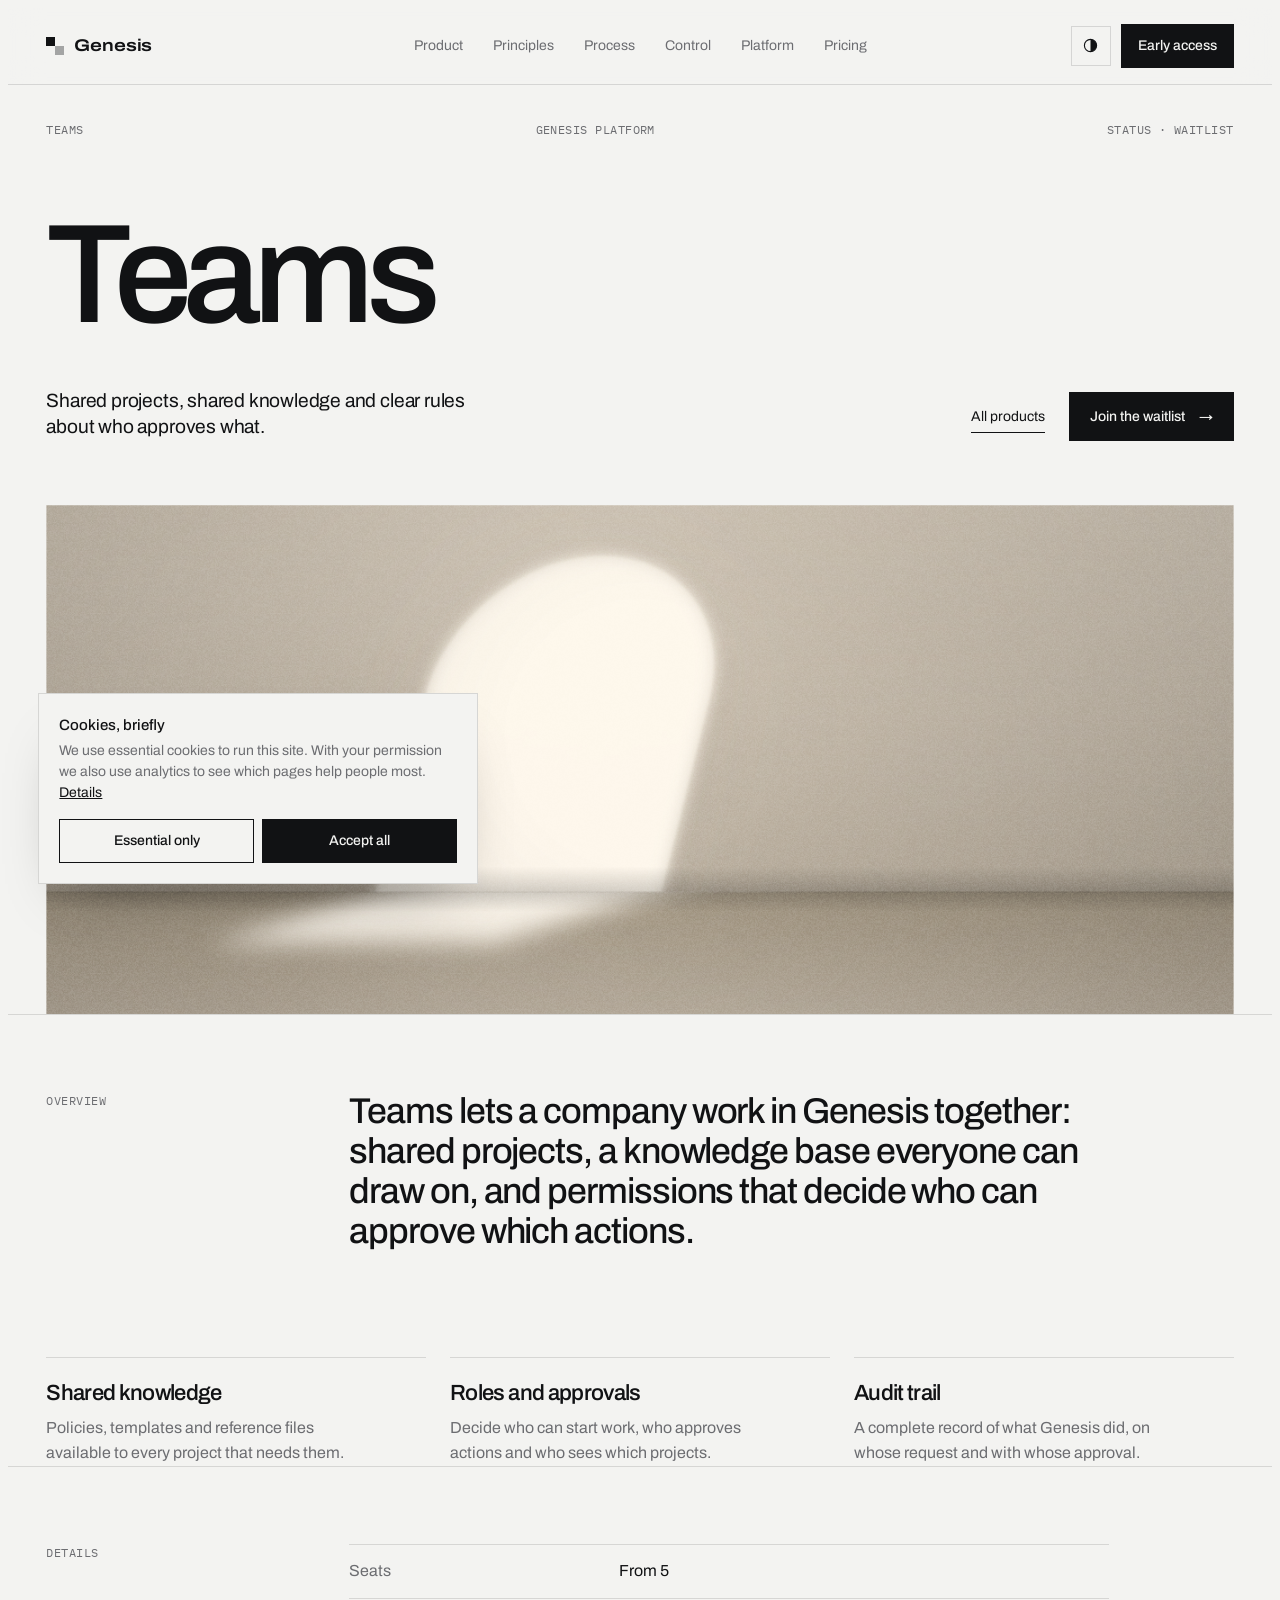
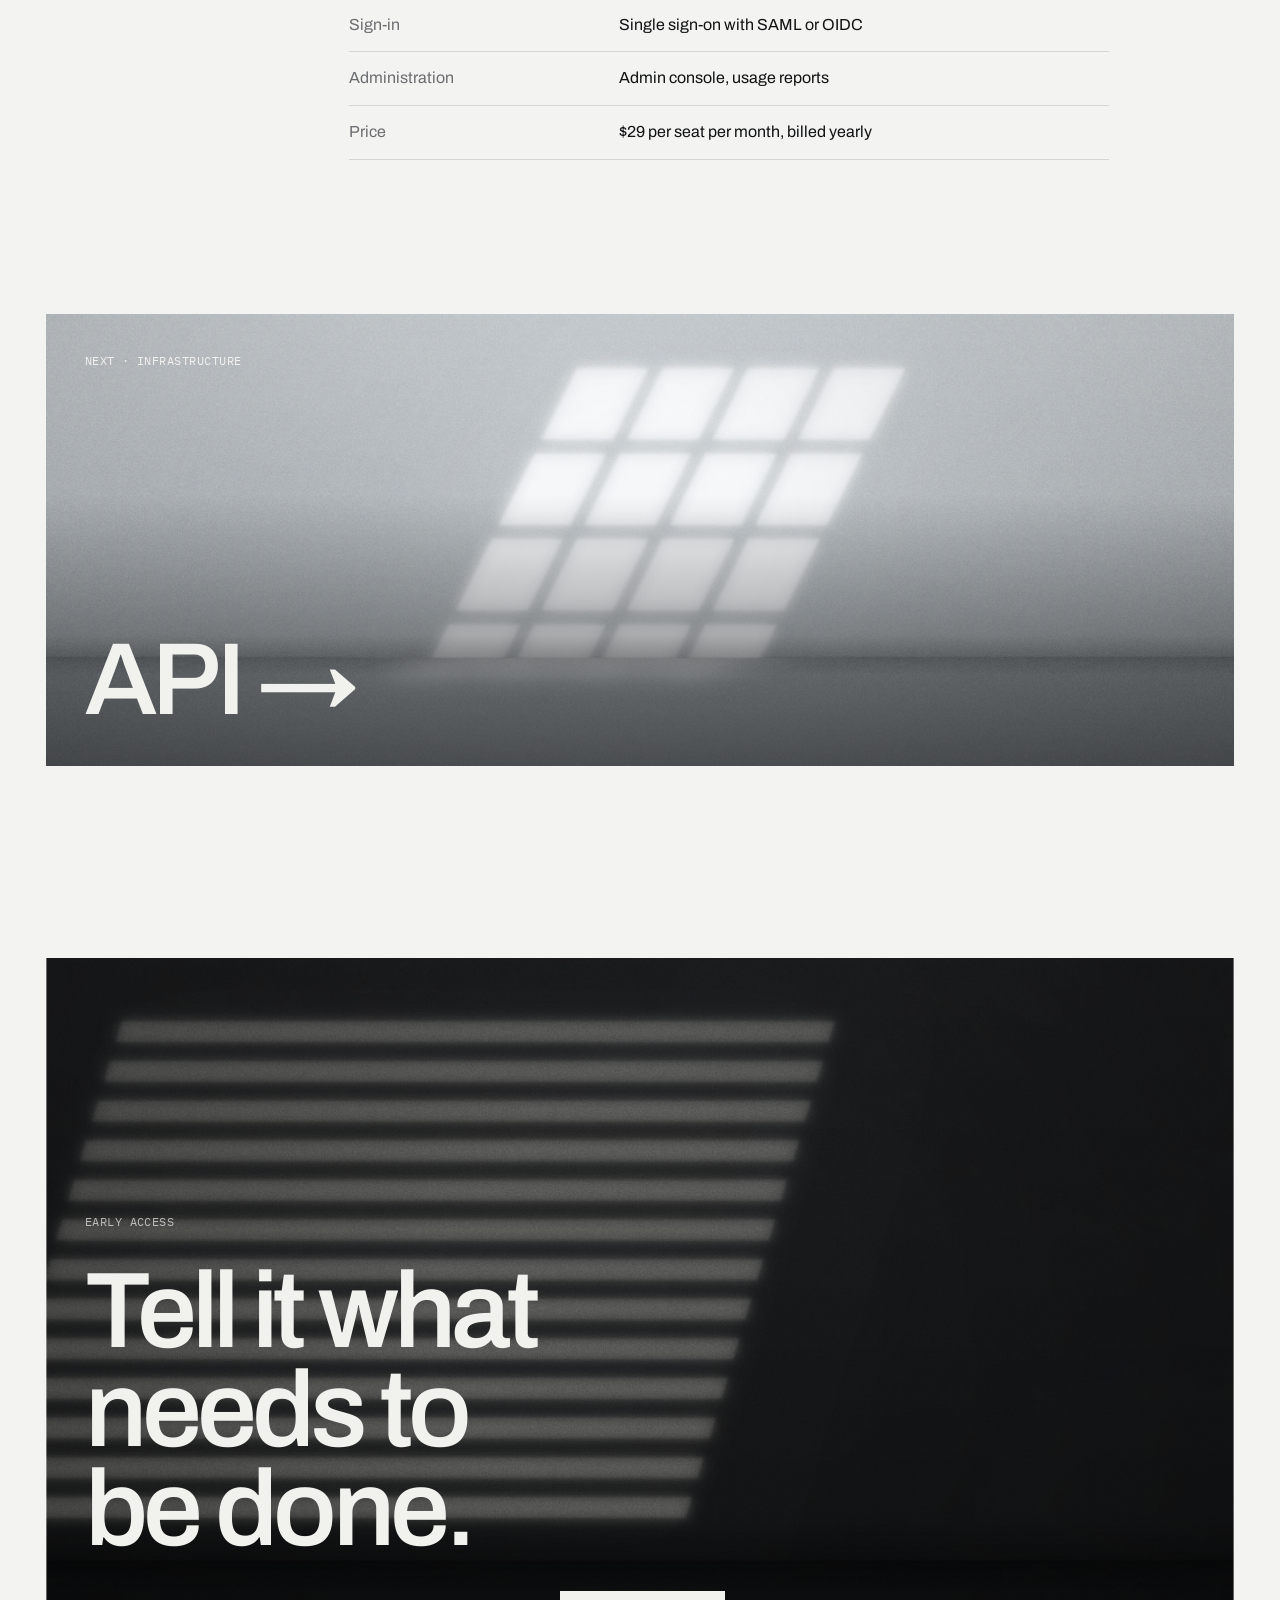
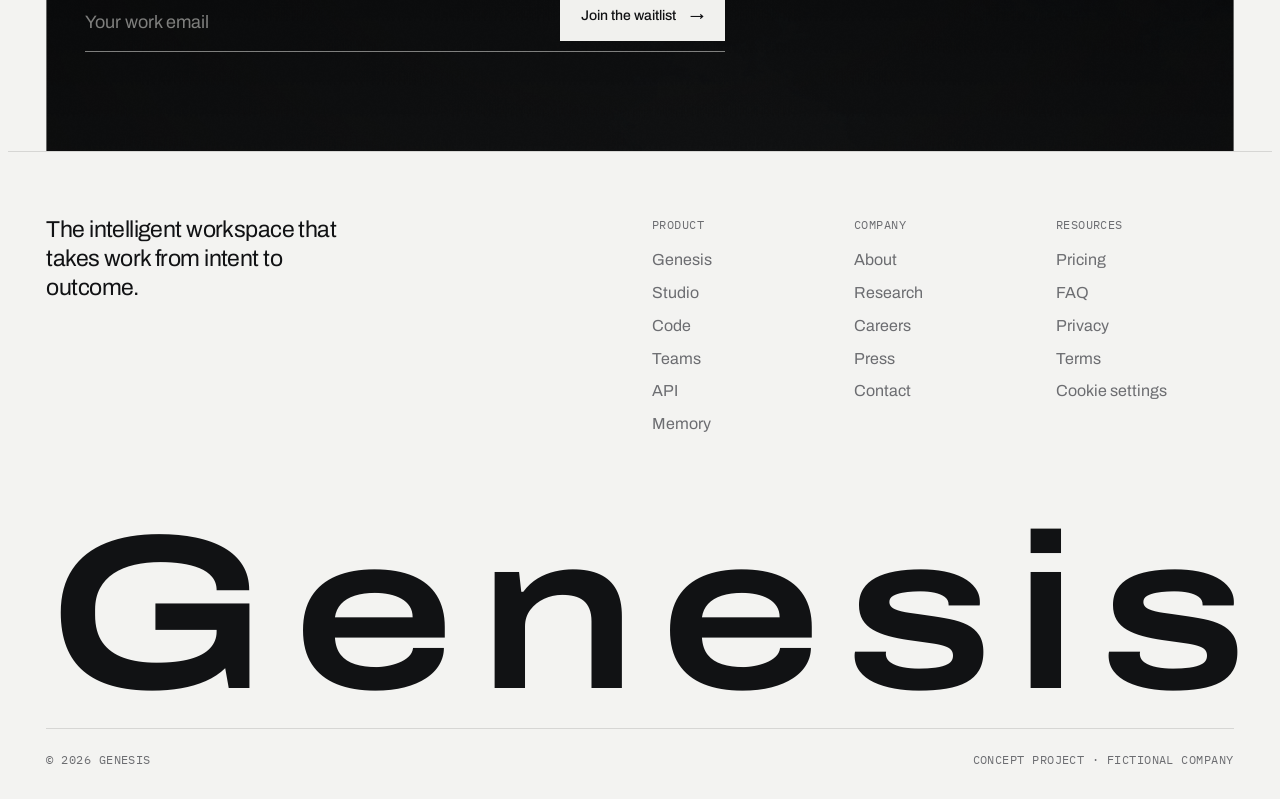
<file: teams.html>
<!doctype html>
<html lang="en">
<head>
<meta charset="utf-8">
<meta name="viewport" content="width=device-width,initial-scale=1,viewport-fit=cover">
<title>Teams · Genesis</title>
<meta name="description" content="Shared projects, shared knowledge and clear rules about who approves what.">
<meta property="og:type" content="website">
<meta property="og:site_name" content="Genesis">
<meta property="og:title" content="Teams · Genesis">
<meta property="og:description" content="Shared projects, shared knowledge and clear rules about who approves what.">
<meta property="og:image" content="https://wertyfff.github.io/genesis/og.jpg">
<meta name="twitter:card" content="summary_large_image">
<meta name="theme-color" content="#F3F3F1">
<link rel="icon" href="data:image/svg+xml,%3Csvg xmlns=%27http://www.w3.org/2000/svg%27 viewBox=%270 0 18 18%27%3E%3Crect width=%279%27 height=%279%27 fill=%27%23111214%27/%3E%3Crect x=%279%27 y=%279%27 width=%279%27 height=%279%27 fill=%27%23111214%27 opacity=%27.35%27/%3E%3C/svg%3E">
<link rel="preconnect" href="https://fonts.googleapis.com">
<link rel="preconnect" href="https://fonts.gstatic.com" crossorigin>
<link rel="stylesheet" href="https://fonts.googleapis.com/css2?family=Archivo:wdth,wght@62..125,100..900&family=IBM+Plex+Mono:wght@400;500&display=swap">
<script>(function(){
  try{var t=localStorage.getItem('genesis-theme');if(t==='light'||t==='dark')document.documentElement.setAttribute('data-site-theme',t)}catch(e){}
  if('scrollRestoration' in history) history.scrollRestoration='manual';
})();</script>
<link rel="stylesheet" href="assets/site.css">
</head>
<body>
<header class="nav wrap" id="nav">
  <a class="brand" href="index.html" aria-label="Genesis home"><span class="mark" aria-hidden="true"><i></i><i></i></span>Genesis</a>
  <nav class="links" aria-label="Sections">
    <a href="index.html#product">Product</a>
    <a href="index.html#principles">Principles</a>
    <a href="index.html#process">Process</a>
    <a href="index.html#control">Control</a>
    <a href="index.html#platform">Platform</a>
    <a href="index.html#pricing">Pricing</a>
  </nav>
  <div class="nav-r">
    <button class="icon-btn" id="theme" type="button" aria-label="Toggle theme">
      <svg width="15" height="15" viewBox="0 0 16 16" aria-hidden="true"><circle cx="8" cy="8" r="6.5" fill="none" stroke="currentColor" stroke-width="1.2"/><path d="M8 1.5a6.5 6.5 0 0 1 0 13z" fill="currentColor"/></svg>
    </button>
    <a class="btn" href="#join"><span class="lab"><b>Early access</b><i>Early access</i></span></a>
    <button class="icon-btn burger" id="burger" type="button" aria-label="Open menu" aria-expanded="false" aria-controls="mmenu"><span></span></button>
  </div>
</header>

<div class="mmenu" id="mmenu">
  <nav aria-label="Mobile">
    <a href="index.html#product">Product</a>
    <a href="index.html#principles">Principles</a>
    <a href="index.html#process">Process</a>
    <a href="index.html#control">Control</a>
    <a href="index.html#platform">Platform</a>
    <a href="index.html#pricing">Pricing</a>
    <a href="about.html">Company</a>
    <a href="#join">Early access</a>
  </nav>
  <span class="mono muted">Genesis · The intelligent workspace</span>
</div>

<main id="top">
  <section class="ph wrap">
    <div class="ph-meta mono muted"><span>Teams</span><span>Genesis platform</span><span>Status · Waitlist</span></div>
    <h1 class="d lines"><span class="ln"><span>Teams</span></span></h1>
    <div class="ph-foot"><p>Shared projects, shared knowledge and clear rules about who approves what.</p><div class="hero-cta"><a class="tlink" href="index.html#platform">All products</a><a class="btn " href="#join"><span class="lab"><b>Join the waitlist</b><i>Join the waitlist</i></span><span class="arr">→</span></a></div></div>
  </section>
  <div class="wrap"><div class="plate wide-plate wipe first" data-kind="arch" data-tone="sand" data-photo="b-teams" data-live="1"><canvas></canvas></div></div>
  <section class="blk wrap">
    <span class="mono muted">Overview</span>
    <div class="body"><p class="lead">Teams lets a company work in Genesis together: shared projects, a knowledge base everyone can draw on, and permissions that decide who can approve which actions.</p></div>
  </section>
  <div class="wrap"><div class="feats"><div class="rv"><h3>Shared knowledge</h3><p>Policies, templates and reference files available to every project that needs them.</p></div><div class="rv"><h3>Roles and approvals</h3><p>Decide who can start work, who approves actions and who sees which projects.</p></div><div class="rv"><h3>Audit trail</h3><p>A complete record of what Genesis did, on whose request and with whose approval.</p></div></div></div>
  <section class="blk wrap">
    <span class="mono muted">Details</span>
    <div class="body"><ul class="kv"><li><span>Seats</span><span>From 5</span></li><li><span>Sign-in</span><span>Single sign-on with SAML or OIDC</span></li><li><span>Administration</span><span>Admin console, usage reports</span></li><li><span>Price</span><span>$29 per seat per month, billed yearly</span></li></ul></div>
  </section>
  <div class="wrap"><a class="next" href="api.html"><div class="plate " data-kind="grid" data-tone="fog" data-photo="b-api"><canvas></canvas></div><div class="inner"><span class="mono">Next · Infrastructure</span><h2 class="d">API →</h2></div></a></div>
  <div style="height:clamp(48px,6vw,96px)"></div>
  <section id="join" class="wrap">
    <div class="plate close wipe" data-kind="blinds" data-tone="ink" data-photo="close">
      <canvas></canvas>
      <div class="inner">
        <span class="mono" style="color:rgba(241,241,238,.7)">Early access</span>
        <h2 class="d">Tell it what needs to be done.</h2>
        <form class="form nf" name="waitlist" method="POST" data-netlify="true" netlify-honeypot="company_site" data-ok="You are on the list. We will email you when your place is ready." novalidate>
          <input type="hidden" name="form-name" value="waitlist">
          <input type="hidden" name="plan" id="plan" value="">
          <input type="hidden" name="billing" id="billing" value="yearly">
          <p class="hp"><label>Leave this empty <input name="company_site" tabindex="-1" autocomplete="off"></label></p>
          <label for="email" class="sr">Work email</label>
          <input id="email" name="email" type="email" required data-label="your email" placeholder="Your work email" autocomplete="email">
          <button class="btn" type="submit"><span class="lab"><b>Join the waitlist</b><i>Join the waitlist</i></span><span class="arr">→</span></button>
        </form>
        <p class="plan-note-sel mono" id="planNote" hidden></p>
        <p class="form-msg mono" id="msg" aria-live="polite"></p>
      </div>
    </div>
  </section>
</main>

<footer class="wrap">
  <div class="f-cols">
    <p class="f-lead">The intelligent workspace that takes work from intent to outcome.</p>
    <div class="f-col"><h4 class="mono muted">Product</h4><ul><li><a href="genesis.html">Genesis</a></li><li><a href="studio.html">Studio</a></li><li><a href="code.html">Code</a></li><li><a href="teams.html">Teams</a></li><li><a href="api.html">API</a></li><li><a href="memory.html">Memory</a></li></ul></div>
    <div class="f-col"><h4 class="mono muted">Company</h4><ul><li><a href="about.html">About</a></li><li><a href="research.html">Research</a></li><li><a href="careers.html">Careers</a></li><li><a href="press.html">Press</a></li><li><a href="contact.html">Contact</a></li></ul></div>
    <div class="f-col"><h4 class="mono muted">Resources</h4><ul><li><a href="index.html#pricing">Pricing</a></li><li><a href="index.html#faq">FAQ</a></li><li><a href="privacy.html">Privacy</a></li><li><a href="terms.html">Terms</a></li><li><button class="f-cookie" type="button" data-cookie-settings>Cookie settings</button></li></ul></div>
  </div>
  <p class="wordmark" aria-hidden="true"><span>G</span><span>e</span><span>n</span><span>e</span><span>s</span><span>i</span><span>s</span></p>
  <div class="f-bot mono muted"><span>© 2026 Genesis</span><span>Concept project · fictional company</span></div>
</footer>

<div class="cookie" id="cookie" role="dialog" aria-label="Cookie preferences" hidden>
  <p><b>Cookies, briefly</b>We use essential cookies to run this site. With your permission we also use analytics to see which pages help people most. <a href="privacy.html#cookies">Details</a></p>
  <div class="cookie-b">
    <button class="btn line" type="button" data-c="essential"><span class="lab"><b>Essential only</b><i>Essential only</i></span></button>
    <button class="btn" type="button" data-c="all"><span class="lab"><b>Accept all</b><i>Accept all</i></span></button>
  </div>
</div>

<script src="assets/site.js"></script>
</body>
</html>
</file>
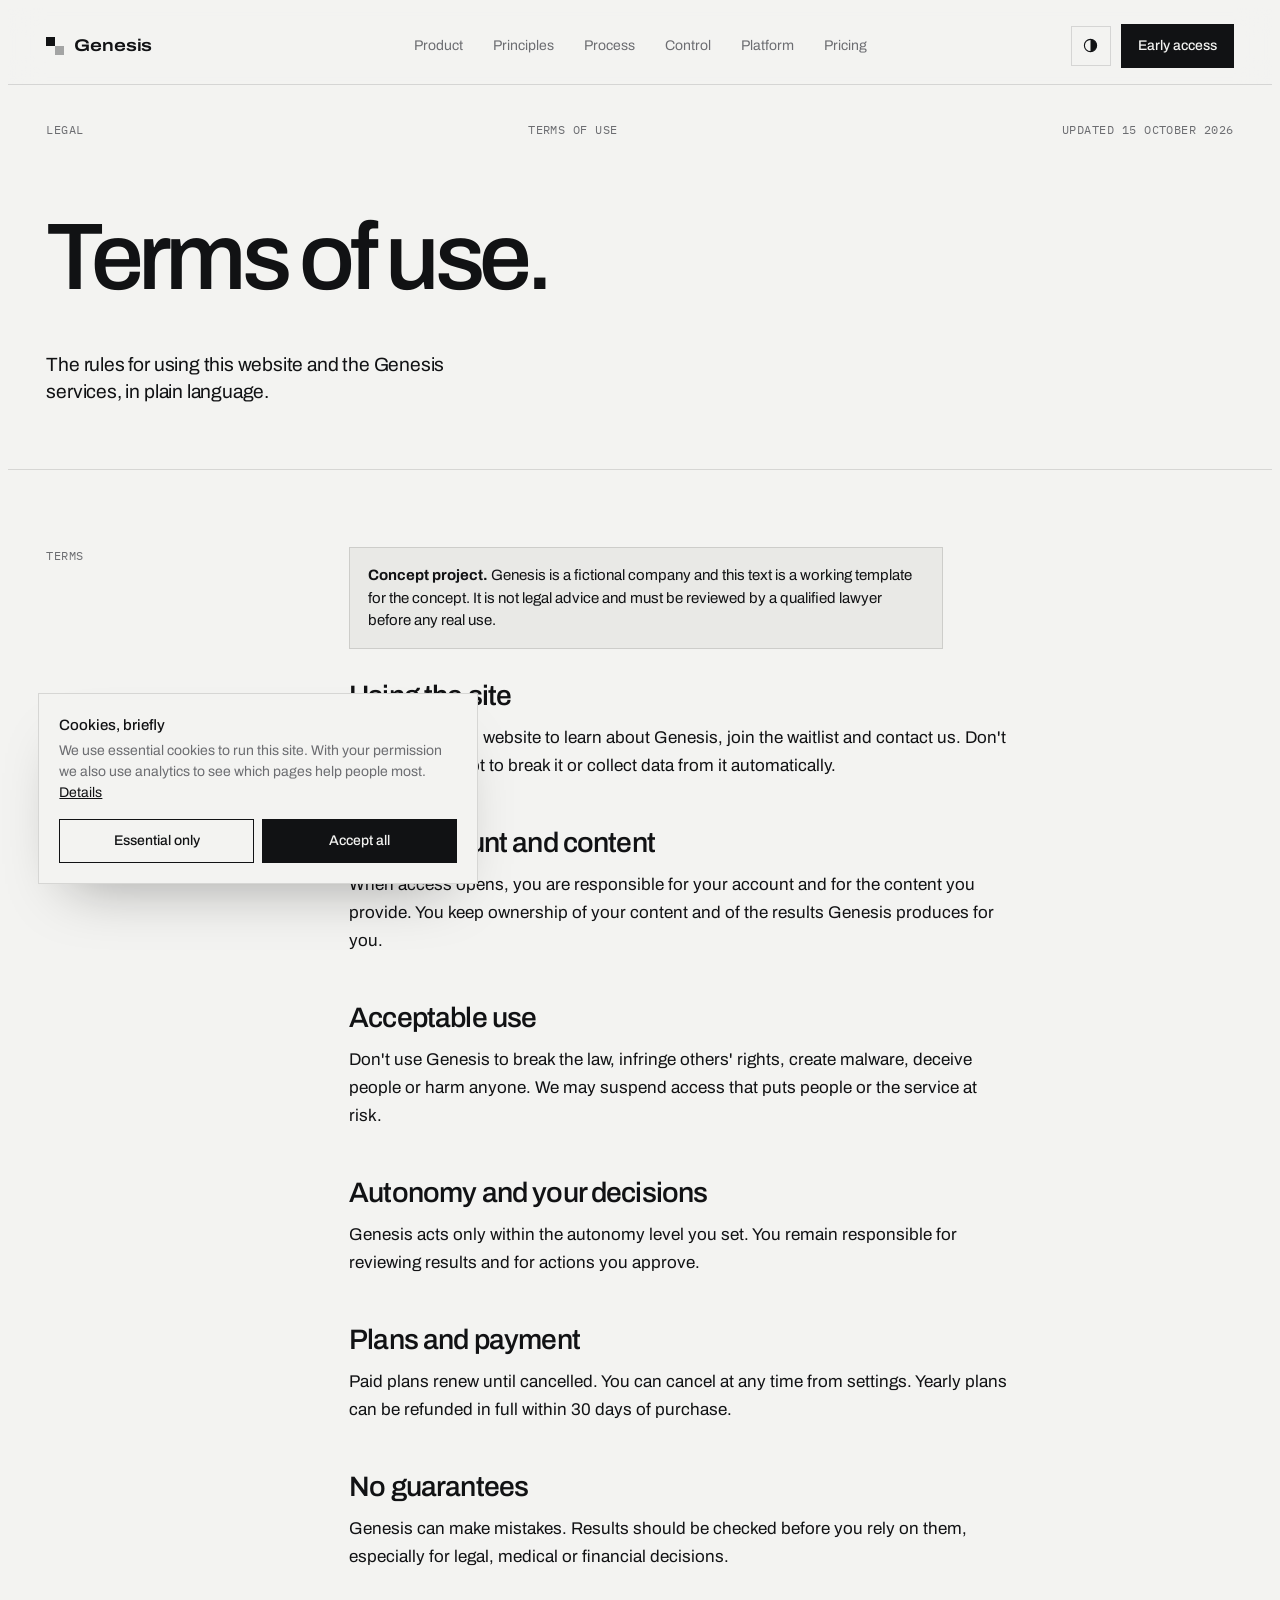
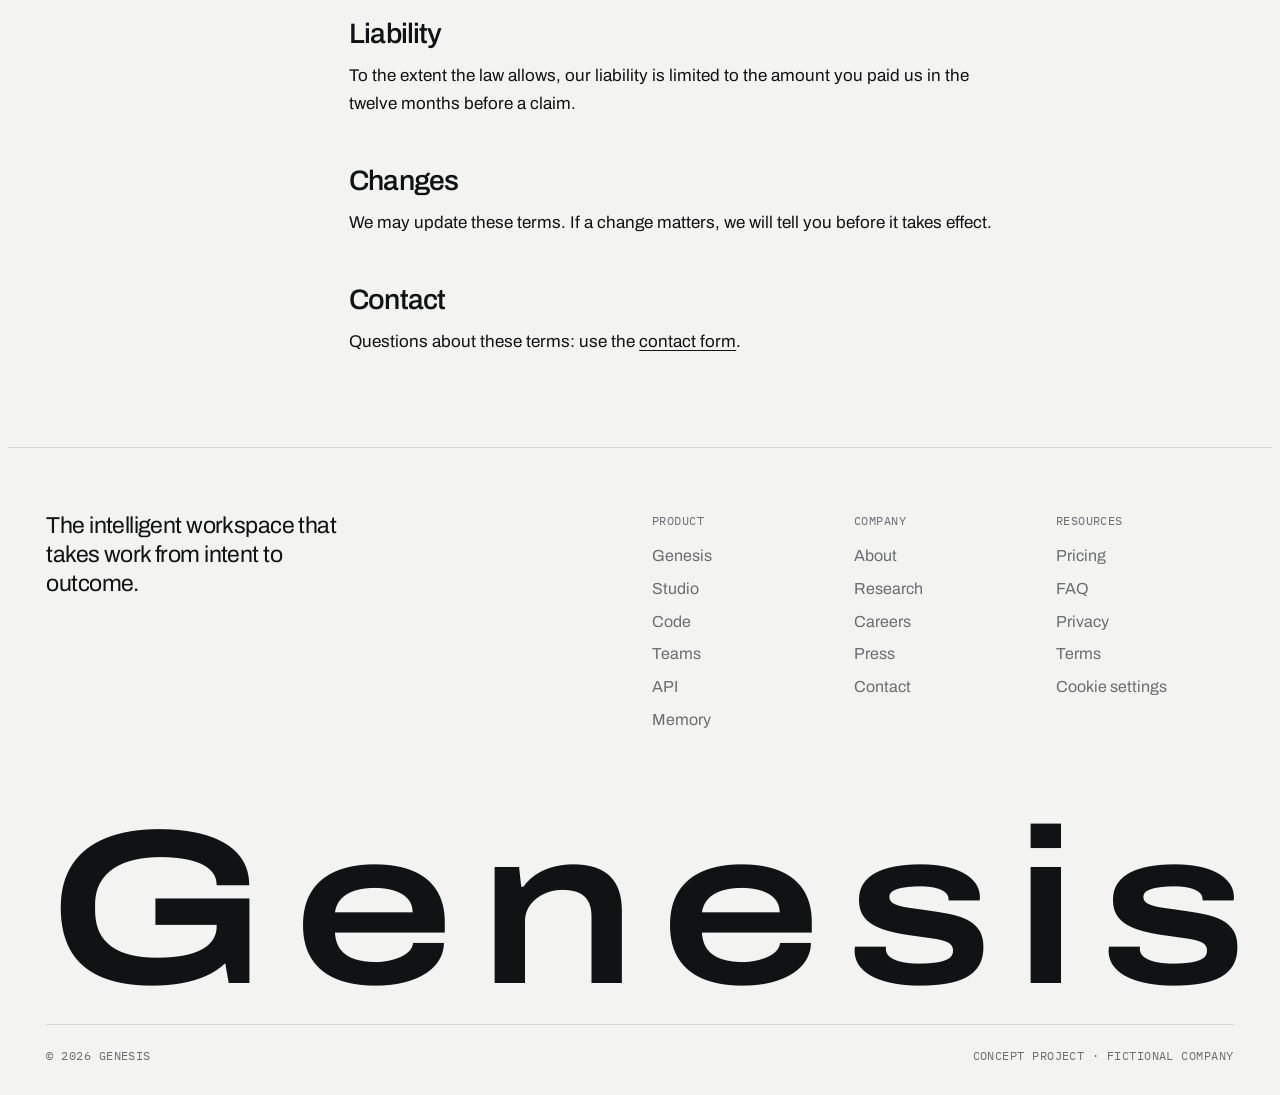
<file: terms.html>
<!doctype html>
<html lang="en">
<head>
<meta charset="utf-8">
<meta name="viewport" content="width=device-width,initial-scale=1,viewport-fit=cover">
<title>Terms of use · Genesis</title>
<meta name="description" content="The terms that apply to the Genesis website and services.">
<meta property="og:type" content="website">
<meta property="og:site_name" content="Genesis">
<meta property="og:title" content="Terms of use · Genesis">
<meta property="og:description" content="The terms that apply to the Genesis website and services.">
<meta property="og:image" content="https://wertyfff.github.io/genesis/og.jpg">
<meta name="twitter:card" content="summary_large_image">
<meta name="theme-color" content="#F3F3F1">
<link rel="icon" href="data:image/svg+xml,%3Csvg xmlns=%27http://www.w3.org/2000/svg%27 viewBox=%270 0 18 18%27%3E%3Crect width=%279%27 height=%279%27 fill=%27%23111214%27/%3E%3Crect x=%279%27 y=%279%27 width=%279%27 height=%279%27 fill=%27%23111214%27 opacity=%27.35%27/%3E%3C/svg%3E">
<link rel="preconnect" href="https://fonts.googleapis.com">
<link rel="preconnect" href="https://fonts.gstatic.com" crossorigin>
<link rel="stylesheet" href="https://fonts.googleapis.com/css2?family=Archivo:wdth,wght@62..125,100..900&family=IBM+Plex+Mono:wght@400;500&display=swap">
<script>(function(){
  try{var t=localStorage.getItem('genesis-theme');if(t==='light'||t==='dark')document.documentElement.setAttribute('data-site-theme',t)}catch(e){}
  if('scrollRestoration' in history) history.scrollRestoration='manual';
})();</script>
<link rel="stylesheet" href="assets/site.css">
</head>
<body>
<header class="nav wrap" id="nav">
  <a class="brand" href="index.html" aria-label="Genesis home"><span class="mark" aria-hidden="true"><i></i><i></i></span>Genesis</a>
  <nav class="links" aria-label="Sections">
    <a href="index.html#product">Product</a>
    <a href="index.html#principles">Principles</a>
    <a href="index.html#process">Process</a>
    <a href="index.html#control">Control</a>
    <a href="index.html#platform">Platform</a>
    <a href="index.html#pricing">Pricing</a>
  </nav>
  <div class="nav-r">
    <button class="icon-btn" id="theme" type="button" aria-label="Toggle theme">
      <svg width="15" height="15" viewBox="0 0 16 16" aria-hidden="true"><circle cx="8" cy="8" r="6.5" fill="none" stroke="currentColor" stroke-width="1.2"/><path d="M8 1.5a6.5 6.5 0 0 1 0 13z" fill="currentColor"/></svg>
    </button>
    <a class="btn" href="index.html#join"><span class="lab"><b>Early access</b><i>Early access</i></span></a>
    <button class="icon-btn burger" id="burger" type="button" aria-label="Open menu" aria-expanded="false" aria-controls="mmenu"><span></span></button>
  </div>
</header>

<div class="mmenu" id="mmenu">
  <nav aria-label="Mobile">
    <a href="index.html#product">Product</a>
    <a href="index.html#principles">Principles</a>
    <a href="index.html#process">Process</a>
    <a href="index.html#control">Control</a>
    <a href="index.html#platform">Platform</a>
    <a href="index.html#pricing">Pricing</a>
    <a href="about.html">Company</a>
    <a href="index.html#join">Early access</a>
  </nav>
  <span class="mono muted">Genesis · The intelligent workspace</span>
</div>

<main id="top">
  <section class="ph wrap">
    <div class="ph-meta mono muted"><span>Legal</span><span>Terms of use</span><span>Updated 15 October 2026</span></div>
    <h1 class="d lines sm"><span class="ln"><span>Terms of use.</span></span></h1>
    <div class="ph-foot"><p>The rules for using this website and the Genesis services, in plain language.</p></div>
  </section>
  <section class="blk wrap">
    <span class="mono muted">Terms</span>
    <div class="body"><p class="note"><b>Concept project.</b> Genesis is a fictional company and this text is a working template for the concept. It is not legal advice and must be reviewed by a qualified lawyer before any real use.</p><div class="prose">
      <h2>Using the site</h2><p>You may use this website to learn about Genesis, join the waitlist and contact us. Don't misuse it, attempt to break it or collect data from it automatically.</p>
      <h2>Your account and content</h2><p>When access opens, you are responsible for your account and for the content you provide. You keep ownership of your content and of the results Genesis produces for you.</p>
      <h2>Acceptable use</h2><p>Don't use Genesis to break the law, infringe others' rights, create malware, deceive people or harm anyone. We may suspend access that puts people or the service at risk.</p>
      <h2>Autonomy and your decisions</h2><p>Genesis acts only within the autonomy level you set. You remain responsible for reviewing results and for actions you approve.</p>
      <h2>Plans and payment</h2><p>Paid plans renew until cancelled. You can cancel at any time from settings. Yearly plans can be refunded in full within 30 days of purchase.</p>
      <h2>No guarantees</h2><p>Genesis can make mistakes. Results should be checked before you rely on them, especially for legal, medical or financial decisions.</p>
      <h2>Liability</h2><p>To the extent the law allows, our liability is limited to the amount you paid us in the twelve months before a claim.</p>
      <h2>Changes</h2><p>We may update these terms. If a change matters, we will tell you before it takes effect.</p>
      <h2>Contact</h2><p>Questions about these terms: use the <a href="contact.html">contact form</a>.</p>
    </div></div>
  </section>
</main>

<footer class="wrap">
  <div class="f-cols">
    <p class="f-lead">The intelligent workspace that takes work from intent to outcome.</p>
    <div class="f-col"><h4 class="mono muted">Product</h4><ul><li><a href="genesis.html">Genesis</a></li><li><a href="studio.html">Studio</a></li><li><a href="code.html">Code</a></li><li><a href="teams.html">Teams</a></li><li><a href="api.html">API</a></li><li><a href="memory.html">Memory</a></li></ul></div>
    <div class="f-col"><h4 class="mono muted">Company</h4><ul><li><a href="about.html">About</a></li><li><a href="research.html">Research</a></li><li><a href="careers.html">Careers</a></li><li><a href="press.html">Press</a></li><li><a href="contact.html">Contact</a></li></ul></div>
    <div class="f-col"><h4 class="mono muted">Resources</h4><ul><li><a href="index.html#pricing">Pricing</a></li><li><a href="index.html#faq">FAQ</a></li><li><a href="privacy.html">Privacy</a></li><li><a href="terms.html">Terms</a></li><li><button class="f-cookie" type="button" data-cookie-settings>Cookie settings</button></li></ul></div>
  </div>
  <p class="wordmark" aria-hidden="true"><span>G</span><span>e</span><span>n</span><span>e</span><span>s</span><span>i</span><span>s</span></p>
  <div class="f-bot mono muted"><span>© 2026 Genesis</span><span>Concept project · fictional company</span></div>
</footer>

<div class="cookie" id="cookie" role="dialog" aria-label="Cookie preferences" hidden>
  <p><b>Cookies, briefly</b>We use essential cookies to run this site. With your permission we also use analytics to see which pages help people most. <a href="privacy.html#cookies">Details</a></p>
  <div class="cookie-b">
    <button class="btn line" type="button" data-c="essential"><span class="lab"><b>Essential only</b><i>Essential only</i></span></button>
    <button class="btn" type="button" data-c="all"><span class="lab"><b>Accept all</b><i>Accept all</i></span></button>
  </div>
</div>

<script src="assets/site.js"></script>
</body>
</html>
</file>
<file: assets/site.css>
/* Layout: monochrome editorial grid; full-bleed "light plates" (rendered daylight falling on stone, fog, graphite) stand in for photography; one variable grotesk set huge and tight, mono for captions */
:root{
  --bg:#F3F3F1;
  --bg2:#E9E9E6;
  --fg:#111214;
  --muted:#6C6D71;
  --line:rgba(17,18,20,.13);
  --f-display:"Archivo","Helvetica Neue",Arial,sans-serif;
  --f-body:"Archivo","Helvetica Neue",Arial,sans-serif;
  --f-mono:"IBM Plex Mono",ui-monospace,Consolas,monospace;
  --gutter:clamp(16px,3vw,48px);
  --ease:cubic-bezier(.22,.8,.12,1);
  --ease-io:cubic-bezier(.7,0,.2,1);
  --grain:none;
}
@media (prefers-color-scheme: dark){
  :root:not([data-theme="light"]){--bg:#0F1011;--bg2:#18191B;--fg:#ECECE8;--muted:#8D8E92;--line:rgba(236,236,232,.13);color-scheme:dark}
}
:root[data-theme="dark"]{--bg:#0F1011;--bg2:#18191B;--fg:#ECECE8;--muted:#8D8E92;--line:rgba(236,236,232,.13);color-scheme:dark}
/* the visitor's saved choice wins over everything above */
:root[data-site-theme="light"]{--bg:#F3F3F1;--bg2:#E9E9E6;--fg:#111214;--muted:#6C6D71;--line:rgba(17,18,20,.13);color-scheme:light}
:root[data-site-theme="dark"]{--bg:#0F1011;--bg2:#18191B;--fg:#ECECE8;--muted:#8D8E92;--line:rgba(236,236,232,.13);color-scheme:dark}

*{box-sizing:border-box}
html{scroll-behavior:smooth}
body{background:var(--bg);color:var(--fg);font-family:var(--f-body);font-size:16px;line-height:1.55;-webkit-font-smoothing:antialiased;overflow-x:clip;transition:background .6s var(--ease),color .6s var(--ease)}
body.lock{overflow:hidden}
::selection{background:var(--fg);color:var(--bg)}
a{color:inherit}
button,input{font:inherit;color:inherit}
:focus-visible{outline:1.5px solid var(--fg);outline-offset:4px}
.wrap{padding-inline:var(--gutter)}
.mono{font-family:var(--f-mono);font-size:11.5px;letter-spacing:.04em;text-transform:uppercase;font-weight:400}
.muted{color:var(--muted)}
.sr{position:absolute;width:1px;height:1px;overflow:hidden;clip:rect(0 0 0 0);white-space:nowrap}
.d{font-family:var(--f-display);font-stretch:100%;letter-spacing:-.045em;line-height:.92;font-weight:560;margin:0;text-wrap:balance}

/* ---------- buttons ---------- */
.btn{display:inline-flex;align-items:center;gap:14px;background:var(--fg);color:var(--bg);border:1px solid var(--fg);padding:13px 20px;font-size:14px;font-weight:500;text-decoration:none;cursor:pointer;position:relative;overflow:hidden;white-space:nowrap}
.btn span{position:relative;display:inline-block;transition:transform .55s var(--ease)}
.btn .lab{overflow:hidden;display:inline-grid}
.btn .lab b,.btn .lab i{grid-area:1/1;font:inherit;font-style:normal;transition:transform .55s var(--ease)}
.btn .lab i{transform:translateY(110%)}
.btn:hover .lab b{transform:translateY(-110%)}
.btn:hover .lab i{transform:none}
.btn .arr{transition:transform .55s var(--ease)}
.btn:hover .arr{transform:translateX(4px)}
.btn.line{background:transparent;color:var(--fg)}
.tlink{font-size:14px;text-decoration:none;display:inline-flex;gap:10px;align-items:center;padding-block:6px;background:linear-gradient(currentColor,currentColor) 0 100%/100% 1px no-repeat;transition:background-size .5s var(--ease)}
.tlink:hover{background-size:0 1px;background-position:100% 100%}

/* ---------- nav ---------- */
.nav{position:sticky;top:env(safe-area-inset-top,0px);z-index:60;display:grid;grid-template-columns:1fr auto 1fr;align-items:center;gap:20px;padding-block:16px;background:color-mix(in srgb,var(--bg) 86%,transparent);backdrop-filter:blur(16px) saturate(1.1);-webkit-backdrop-filter:blur(16px);border-bottom:1px solid var(--line);transition:transform .6s var(--ease),background .6s}
.nav.hide{transform:translateY(-100%)}
.brand{display:flex;align-items:center;gap:10px;text-decoration:none;font-family:var(--f-display);font-weight:640;font-stretch:118%;font-size:17px;letter-spacing:-.01em;justify-self:start}
.mark{width:18px;height:18px;position:relative;flex:none}
.mark i{position:absolute;width:9px;height:9px;background:var(--fg);transition:transform .7s var(--ease)}
.mark i:nth-child(1){left:0;top:0}
.mark i:nth-child(2){right:0;bottom:0;opacity:.35}
.brand:hover .mark i:nth-child(1){transform:translate(9px,9px)}
.brand:hover .mark i:nth-child(2){transform:translate(-9px,-9px)}
.links{display:flex;gap:30px}
.links a{text-decoration:none;font-size:14px;color:var(--muted);transition:color .3s}
.links a:hover,.links a.on{color:var(--fg)}
.nav-r{display:flex;align-items:center;gap:10px;justify-self:end}
.icon-btn{width:40px;height:40px;border:1px solid var(--line);background:transparent;cursor:pointer;display:grid;place-items:center;transition:border-color .3s,background .3s;flex:none}
.icon-btn:hover{border-color:var(--fg)}
.burger{display:none}
.burger span{width:16px;height:1.5px;background:currentColor;display:block;position:relative;transition:background .3s}
.burger span::before,.burger span::after{content:"";position:absolute;left:0;width:16px;height:1.5px;background:currentColor;transition:transform .5s var(--ease)}
.burger span::before{top:-5px}.burger span::after{top:5px}
.menu-open .burger span{background:transparent}
.menu-open .burger span::before{transform:translateY(5px) rotate(45deg)}
.menu-open .burger span::after{transform:translateY(-5px) rotate(-45deg)}
.nav .btn{padding:10px 16px}

.mmenu{position:fixed;inset:0;z-index:55;background:var(--bg);padding:calc(env(safe-area-inset-top,0px) + 96px) var(--gutter) calc(env(safe-area-inset-bottom,0px) + 28px);display:flex;flex-direction:column;justify-content:space-between;clip-path:inset(0 0 100% 0);transition:clip-path .8s var(--ease-io);visibility:hidden}
.menu-open .mmenu{clip-path:inset(0);visibility:visible}
.mmenu nav{display:flex;flex-direction:column}
.mmenu a{font-family:var(--f-display);font-weight:520;font-size:clamp(40px,12vw,72px);letter-spacing:-.05em;line-height:1.02;text-decoration:none;padding-block:6px;transform:translateY(40px);opacity:0;transition:transform .8s var(--ease),opacity .8s var(--ease)}
.menu-open .mmenu a{transform:none;opacity:1}

/* ---------- plates (rendered imagery) ---------- */
.plate{position:relative;overflow:hidden;isolation:isolate;background:linear-gradient(var(--pa),var(--pb))}
.plate[data-tone="stone"]{--pa:#D2CFC9;--pb:#B9B5AE}
.plate[data-tone="fog"]{--pa:#C7CCD0;--pb:#ACB2B7}
.plate[data-tone="sand"]{--pa:#CFC5B6;--pb:#B6AB9B}
.plate[data-tone="graphite"]{--pa:#2E2F32;--pb:#1E1F21}
.plate[data-tone="ink"]{--pa:#1A1B1D;--pb:#0F1011}
.plate canvas{position:absolute;inset:0;width:100%;height:100%;display:block}
.plate::after{content:"";position:absolute;inset:0;background-image:var(--grain);background-size:180px;mix-blend-mode:overlay;opacity:.55;pointer-events:none;z-index:1}
.plate>.inner{position:relative;z-index:2}
.cap{display:flex;justify-content:space-between;gap:16px;padding-top:12px}

/* image reveal: wipes open from the top as it enters */
.js .wipe{clip-path:inset(0 0 0 0);transition:clip-path 1.4s var(--ease-io)}
.js .wipe.pre{clip-path:inset(0 0 100% 0)}
.js .wipe canvas{transition:transform 1.8s var(--ease-io)}
.js .wipe.pre canvas{transform:scale(1.12)}

/* text reveal */
.rv{transition:opacity 1s var(--ease),transform 1s var(--ease)}
.rv.pre{opacity:0;transform:translateY(32px)}
.ln{display:block;overflow:hidden;padding-bottom:.06em;margin-bottom:-.06em}
.ln>span{display:block}
.js .ln>span{transform:translateY(108%);transition:transform 1.3s var(--ease)}
.js .ready .ln>span{transform:none}

/* ---------- hero ---------- */
.hero{padding-block:clamp(20px,3vw,36px) 0}
.hero-meta{display:grid;grid-template-columns:repeat(3,minmax(0,1fr));gap:16px;padding-bottom:clamp(28px,6vw,90px)}
.hero-meta span:nth-child(2){text-align:center}.hero-meta span:nth-child(3){text-align:right}
h1.d{font-size:clamp(64px,15.4vw,290px);font-weight:540;letter-spacing:-.065em;line-height:.84}
h1 .ln:nth-child(2){text-align:right}
.hero-foot{display:grid;grid-template-columns:minmax(0,1fr) minmax(0,1fr);gap:24px 48px;align-items:end;padding-block:clamp(28px,4vw,56px) clamp(28px,4vw,48px)}
.hero-foot p{margin:0;max-width:36ch;font-size:clamp(17px,1.5vw,21px);line-height:1.4;letter-spacing:-.01em}
.hero-cta{display:flex;gap:24px;align-items:center;justify-content:flex-end;flex-wrap:wrap}
.hero-plate{aspect-ratio:21/9;max-width:100%}

/* ---------- statement ---------- */
.statement{display:grid;grid-template-columns:repeat(12,minmax(0,1fr));gap:24px;padding-block:clamp(90px,13vw,200px)}
.statement .mono{grid-column:1/4}
.statement p{grid-column:4/13;margin:0;font-family:var(--f-display);font-weight:480;font-size:clamp(28px,3.8vw,62px);line-height:1.06;letter-spacing:-.035em;text-wrap:pretty}
.js .statement .mw{opacity:.16;transition:opacity .4s linear}
.js .statement .mw.lit{opacity:1}

/* ---------- section head ---------- */
.sh{display:grid;grid-template-columns:repeat(12,minmax(0,1fr));gap:24px;padding-block:clamp(70px,9vw,140px) clamp(32px,4vw,56px);border-top:1px solid var(--line);align-items:end}
.sh .mono{grid-column:1/4;align-self:start}
.sh h2{grid-column:4/11;font-size:clamp(40px,6.4vw,112px)}
.sh-b{grid-column:4/13}
.sh p{grid-column:4/10;margin:20px 0 0;color:var(--muted);max-width:46ch;font-size:17px}

/* ---------- product ---------- */
.prod{aspect-ratio:16/9;max-width:100%;display:grid;place-items:center}
.prod .inner{width:min(720px,84%)}
.win{background:#FBFBF9;color:#121314;box-shadow:0 50px 100px -30px rgba(0,0,0,.55),0 18px 36px -18px rgba(0,0,0,.35),0 0 0 1px rgba(0,0,0,.05)}
.w-head{display:flex;justify-content:space-between;align-items:center;padding:12px 16px;border-bottom:1px solid rgba(0,0,0,.08);color:#76777B}
.w-head .dots{display:flex;gap:6px}
.w-head .dots i{width:9px;height:9px;border-radius:50%;background:#DCDCD8}
.w-intent{padding:20px 20px 18px;border-bottom:1px solid rgba(0,0,0,.08);min-height:100px}
.w-intent .mono{color:#8A8B8F;display:block;margin-bottom:8px}
.w-text{font-family:var(--f-display);font-weight:500;font-size:clamp(17px,1.8vw,24px);line-height:1.22;letter-spacing:-.025em}
.caret{display:inline-block;width:2px;height:1em;background:#121314;vertical-align:-.14em;margin-left:3px;animation:blink 1s steps(1) infinite}
@keyframes blink{50%{opacity:0}}
.w-steps{list-style:none;margin:0;padding:10px 0}
.w-steps li{display:grid;grid-template-columns:18px minmax(0,1fr) auto;gap:14px;align-items:center;padding:8px 20px;font-size:14px;color:#A4A5A8;transition:color .5s}
.w-steps li.on,.w-steps li.done{color:#121314}
.w-steps .ic{width:12px;height:12px;border:1px solid currentColor;border-radius:50%;position:relative}
.w-steps li.on .ic{border-color:#121314 transparent #121314 #121314;animation:spin .8s linear infinite}
.w-steps li.done .ic{background:#121314;border-color:#121314}
.w-steps li.done .ic::after{content:"";position:absolute;left:3.5px;top:1.5px;width:3px;height:6px;border:solid #FBFBF9;border-width:0 1.5px 1.5px 0;transform:rotate(45deg)}
@keyframes spin{to{transform:rotate(360deg)}}
.w-steps .t{font-family:var(--f-mono);font-size:11px;color:#8A8B8F;font-variant-numeric:tabular-nums;text-align:right}
.w-bar{height:1px;background:rgba(0,0,0,.08);position:relative}
.w-bar i{position:absolute;inset:0;background:#121314;transform-origin:left;transform:scaleX(0);transition:transform .7s var(--ease)}
.w-foot{display:flex;justify-content:space-between;align-items:center;gap:12px;padding:14px 20px;min-height:52px}
.w-res{font-size:14px;font-weight:500;display:flex;align-items:center;gap:10px;opacity:0;transform:translateY(6px);transition:all .6s var(--ease);min-width:0}
.w-res.show{opacity:1;transform:none}
.w-res b{font-family:var(--f-mono);font-size:10px;font-weight:500;letter-spacing:.06em;border:1px solid #121314;padding:2px 7px}
.w-foot .mono{color:#8A8B8F}
.feats{display:grid;grid-template-columns:repeat(3,minmax(0,1fr));gap:24px;padding-block:28px 0}
.feats div{border-top:1px solid var(--line);padding-top:18px}
.feats h3{font-family:var(--f-display);font-weight:540;font-size:22px;letter-spacing:-.03em;margin:0 0 6px}
.feats p{margin:0;color:var(--muted);max-width:34ch}

/* ---------- horizontal principles ---------- */
.hs{position:relative;border-top:1px solid var(--line);margin-top:clamp(70px,9vw,140px)}
.hs-sticky{position:sticky;top:0;height:100vh;overflow:hidden;display:flex;flex-direction:column;justify-content:center;gap:28px}
.hs-top{display:flex;justify-content:space-between;gap:16px;padding-top:88px}
.hs-track{display:flex;gap:clamp(16px,2vw,28px);will-change:transform;align-items:flex-end}
.hs-intro{flex:0 0 min(520px,36vw);align-self:stretch;display:flex;flex-direction:column;justify-content:flex-end;gap:20px;padding-right:4vw}
.hs-intro h2{font-size:clamp(44px,6vw,108px)}
.hs-intro p{margin:0;color:var(--muted);max-width:32ch}
.panel{flex:0 0 clamp(300px,34vw,560px)}
.panel .plate{aspect-ratio:4/5;max-height:58vh;width:100%}
.panel-meta{display:flex;justify-content:space-between;align-items:baseline;gap:12px;padding-top:16px}
.panel h3{font-size:clamp(30px,2.8vw,48px);font-family:var(--f-display);font-weight:540;letter-spacing:-.045em;margin:0;line-height:1}
.panel p{margin:10px 0 0;color:var(--muted);max-width:38ch}
.hs-prog{height:1px;background:var(--line);position:relative}
.hs-prog i{position:absolute;inset:0;background:var(--fg);transform-origin:left;transform:scaleX(0)}

/* ---------- process ---------- */
.steps{list-style:none;margin:0;padding:0;border-top:1px solid var(--line)}
.steps li{display:grid;grid-template-columns:repeat(12,minmax(0,1fr));gap:24px;align-items:baseline;padding:clamp(22px,2.6vw,36px) var(--gutter);border-bottom:1px solid var(--line);position:relative;isolation:isolate}
.steps li::before{content:"";position:absolute;inset:0;background:var(--bg2);transform:scaleY(0);transform-origin:top;transition:transform .7s var(--ease);z-index:-1}
.steps li:hover::before{transform:none}
.steps .n{grid-column:1/4}
.steps h3{grid-column:4/8;font-family:var(--f-display);font-weight:540;font-size:clamp(30px,3.6vw,60px);letter-spacing:-.05em;line-height:1;margin:0;transition:transform .7s var(--ease)}
.steps li:hover h3{transform:translateX(14px)}
.steps p{grid-column:8/11;margin:0;color:var(--muted)}
.steps .x{grid-column:11/13;text-align:right}

/* ---------- control ---------- */
.ctrl{display:grid;grid-template-columns:repeat(12,minmax(0,1fr));gap:24px;padding-bottom:clamp(70px,9vw,140px)}
.ctrl-l{grid-column:1/6;display:flex;flex-direction:column;gap:28px}
.ctrl-r{grid-column:7/13}
.lvl-name{font-family:var(--f-display);font-weight:540;font-size:clamp(52px,7vw,124px);letter-spacing:-.06em;line-height:.9;margin:0;overflow:hidden}
.lvl-name span{display:block}
.lvl-desc{margin:0;color:var(--muted);max-width:38ch;min-height:3.2em}
.range{-webkit-appearance:none;appearance:none;width:100%;height:28px;background:transparent;cursor:pointer;margin:0}
.range::-webkit-slider-runnable-track{height:1px;background:var(--fg)}
.range::-moz-range-track{height:1px;background:var(--fg)}
.range::-webkit-slider-thumb{-webkit-appearance:none;width:18px;height:18px;background:var(--fg);margin-top:-8.5px;border-radius:50%;transition:transform .3s var(--ease)}
.range::-moz-range-thumb{width:18px;height:18px;background:var(--fg);border:0;border-radius:50%}
.range:hover::-webkit-slider-thumb{transform:scale(1.25)}
.ticks{display:flex;justify-content:space-between}
.ticks button{background:none;border:0;padding:6px 0;cursor:pointer;color:var(--muted);font:inherit;letter-spacing:inherit;text-transform:inherit;transition:color .3s}
.ticks button.on{color:var(--fg)}
.perm{list-style:none;margin:0;padding:0;border-top:1px solid var(--line)}
.perm li{display:flex;justify-content:space-between;gap:16px;align-items:center;padding:18px 0;border-bottom:1px solid var(--line);font-size:17px}
.chip{font-family:var(--f-mono);font-size:11px;letter-spacing:.04em;text-transform:uppercase;padding:5px 12px;border:1px solid var(--fg);border-radius:99px;min-width:110px;text-align:center;transition:all .45s var(--ease);flex:none}
.chip[data-s="auto"]{background:var(--fg);color:var(--bg)}
.chip[data-s="ask"]{background:transparent;color:var(--fg)}
.chip[data-s="no"]{background:transparent;color:var(--muted);border-color:var(--line);text-decoration:line-through}

/* ---------- platform bento ---------- */
.bento{display:grid;grid-template-columns:repeat(12,minmax(0,1fr));grid-auto-rows:clamp(240px,23vw,380px);gap:clamp(8px,1vw,14px)}
.card{position:relative;text-decoration:none;color:#121314;display:block;overflow:hidden}
.card[data-ink="light"]{color:#F1F1EE}
.card .plate{position:absolute;inset:0}
.card .plate canvas{transition:transform 1.4s var(--ease)}
.card:hover .plate canvas{transform:scale(1.05)}
.card::before{content:"";position:absolute;inset:0;z-index:2;background:linear-gradient(0deg,rgba(225,223,218,.75),rgba(225,223,218,0) 55%);pointer-events:none}
.card[data-ink="light"]::before{background:linear-gradient(0deg,rgba(10,11,12,.7),rgba(10,11,12,0) 55%)}
.card .inner{position:absolute;inset:0;z-index:3;padding:clamp(18px,2vw,28px);display:flex;flex-direction:column;justify-content:space-between}
.card-top{display:flex;justify-content:space-between;align-items:flex-start;gap:12px}
.card .ar{width:34px;height:34px;border:1px solid currentColor;border-radius:50%;display:grid;place-items:center;transform:rotate(-45deg);transition:transform .6s var(--ease),background .4s,color .4s}
.card:hover .ar{transform:none}
.card h3{font-family:var(--f-display);font-weight:540;font-size:clamp(30px,3.2vw,56px);letter-spacing:-.05em;line-height:.95;margin:0 0 8px}
.card p{margin:0;max-width:30ch;font-size:15px;opacity:.78}
.c1{grid-column:span 7;grid-row:span 2}
.c2,.c3{grid-column:span 5}
.c4,.c5,.c6{grid-column:span 4}
.c1 h3{font-size:clamp(44px,5.4vw,96px)}

/* ---------- closing ---------- */
.close{margin-top:clamp(70px,9vw,140px);min-height:clamp(520px,62vw,880px);display:flex;align-items:flex-end;color:#F1F1EE}
.close .inner{width:100%;padding:clamp(28px,4vw,64px) var(--gutter);display:grid;gap:32px}
.close h2{font-size:clamp(48px,8.4vw,160px);max-width:11ch;color:#F1F1EE}
.form{display:flex;align-items:flex-end;gap:16px;max-width:640px;border-bottom:1px solid rgba(241,241,238,.5);transition:border-color .3s}
.form:focus-within{border-color:#F1F1EE}
.form input{flex:1;min-width:0;border:0;background:transparent;padding:14px 0;font-size:18px;outline:none;color:#F1F1EE}
.form input::placeholder{color:rgba(241,241,238,.5)}
.form .btn{background:#F1F1EE;color:#111214;border-color:#F1F1EE;margin-bottom:10px}
.form-msg{min-height:1.4em;margin:0;color:rgba(241,241,238,.75)}

/* ---------- pricing ---------- */
.bill{display:inline-flex;border:1px solid var(--line);padding:3px;gap:3px;margin-top:22px;border-radius:99px}
.bill button{border:0;background:transparent;padding:8px 16px;border-radius:99px;cursor:pointer;font-size:14px;color:var(--muted);transition:background .4s var(--ease),color .4s}
.bill button[aria-pressed="true"]{background:var(--fg);color:var(--bg)}
.bill em{font-style:normal;font-family:var(--f-mono);font-size:10.5px;letter-spacing:.04em;text-transform:uppercase;margin-left:6px;opacity:.7}
.plans{display:grid;grid-template-columns:repeat(12,minmax(0,1fr));gap:clamp(8px,1vw,14px);align-items:stretch}
.plan{grid-column:span 3;border:1px solid var(--line);padding:clamp(22px,2.2vw,32px);display:flex;flex-direction:column;gap:22px;margin-block:clamp(20px,3vw,44px)}
.plan h3{font-family:var(--f-display);font-weight:540;font-size:26px;letter-spacing:-.035em;margin:0}
.plan .price{font-family:var(--f-display);font-weight:520;font-size:clamp(48px,4.6vw,76px);letter-spacing:-.06em;line-height:.9;font-variant-numeric:tabular-nums;display:flex;align-items:baseline;gap:10px;flex-wrap:wrap}
.plan .per{line-height:1.3;font-size:14px;color:var(--muted);letter-spacing:0;font-weight:400}
.plan ul{list-style:none;margin:0;padding:0;display:grid;gap:10px;flex:1;align-content:start}
.plan li{display:grid;grid-template-columns:16px minmax(0,1fr);gap:10px;font-size:15px;line-height:1.4}
.plan li::before{content:"";width:9px;height:5px;border:solid currentColor;border-width:0 0 1.5px 1.5px;transform:translateY(5px) rotate(-45deg)}
.plan .btn{justify-content:space-between}
.plan-note{margin:0;font-size:14px;color:var(--muted)}
.plan.pro{grid-column:span 6;margin-block:0;border:0;color:#F1F1EE;position:relative;padding:clamp(28px,3vw,48px);gap:26px}
.plan.pro .plate{position:absolute;inset:0;z-index:0}
.plan.pro>*:not(.plate){position:relative;z-index:2}
.pro-top{display:flex;justify-content:space-between;align-items:center;gap:12px;flex-wrap:wrap}
.pill{font-family:var(--f-mono);font-size:11px;letter-spacing:.05em;text-transform:uppercase;background:#F1F1EE;color:#111214;padding:6px 12px;border-radius:99px;display:inline-flex;align-items:center;gap:8px}
.pill i{width:6px;height:6px;border-radius:50%;background:#111214;animation:blink 1.6s infinite}
.plan.pro h3{font-size:clamp(30px,2.6vw,40px)}
.plan.pro .price{font-size:clamp(84px,9vw,150px);gap:16px}
.plan.pro .per{color:rgba(241,241,238,.7)}
.old{font-size:.3em;letter-spacing:-.02em;color:rgba(241,241,238,.55);text-decoration:line-through;text-decoration-thickness:1.5px;align-self:flex-start;margin-top:.5em}
.offer{border:1px solid rgba(241,241,238,.35);padding:14px 16px;display:flex;justify-content:space-between;align-items:center;gap:12px;flex-wrap:wrap;font-size:15px}
.offer b{font-weight:600}
.plan.pro ul{grid-template-columns:1fr 1fr;gap:10px 24px}
.plan.pro .btn{background:#F1F1EE;color:#111214;border-color:#F1F1EE;padding:18px 24px;font-size:16px}
.plan.pro .plan-note{color:rgba(241,241,238,.65)}
.save{font-family:var(--f-mono);font-size:11px;letter-spacing:.04em;text-transform:uppercase;border:1px solid currentColor;padding:3px 8px;border-radius:99px;align-self:center;transition:opacity .4s}
.incl{display:flex;flex-wrap:wrap;gap:10px 28px;padding-block:24px 0;justify-content:center}
.incl span::before{content:"✓  "}

/* ---------- cookies ---------- */
.cookie{position:fixed;left:var(--gutter);bottom:calc(env(safe-area-inset-bottom,0px) + 16px);z-index:70;width:min(440px,calc(100% - 2 * var(--gutter)));background:var(--bg);border:1px solid var(--line);box-shadow:0 30px 60px -30px rgba(0,0,0,.35);padding:20px;display:grid;gap:16px;transform:translateY(24px);opacity:0;transition:transform .7s var(--ease),opacity .7s var(--ease)}
.cookie.show{transform:none;opacity:1}
.cookie p{margin:0;font-size:14px;line-height:1.5;color:var(--muted)}
.cookie p b{color:var(--fg);font-weight:500;display:block;margin-bottom:4px;font-size:15px}
.cookie-b{display:flex;gap:8px;flex-wrap:wrap}
.cookie .btn{padding:10px 16px;flex:1;justify-content:center}

/* ---------- faq ---------- */
.faq{display:grid;grid-template-columns:repeat(12,minmax(0,1fr));gap:24px;padding-block:clamp(70px,9vw,140px)}
.faq-h{grid-column:1/5}
.faq-h h2{font-size:clamp(40px,4.6vw,80px);position:sticky;top:100px}
.faq-l{grid-column:6/13;border-top:1px solid var(--line)}
.faq details{border-bottom:1px solid var(--line)}
.faq summary{list-style:none;cursor:pointer;display:flex;justify-content:space-between;gap:24px;align-items:center;padding:24px 0;font-size:clamp(18px,1.7vw,23px);letter-spacing:-.02em;font-weight:500}
.faq summary::-webkit-details-marker{display:none}
.pm{width:14px;height:14px;position:relative;flex:none}
.pm::before,.pm::after{content:"";position:absolute;left:0;top:50%;width:14px;height:1.5px;background:currentColor;transition:transform .5s var(--ease)}
.pm::after{transform:rotate(90deg)}
.faq details[open] .pm::after{transform:rotate(0)}
.faq .ans{margin:0;padding:0 0 26px;color:var(--muted);max-width:56ch}
.faq details[open] .ans{animation:fadeup .6s var(--ease)}
@keyframes fadeup{from{opacity:0;transform:translateY(-6px)}}

/* ---------- footer ---------- */
footer{border-top:1px solid var(--line);padding-top:clamp(40px,5vw,72px);overflow:hidden}
.f-cols{display:grid;grid-template-columns:repeat(12,minmax(0,1fr));gap:24px}
.f-lead{grid-column:1/6;margin:0;font-size:clamp(20px,1.8vw,26px);letter-spacing:-.025em;line-height:1.25;max-width:24ch}
.f-col{grid-column:span 2}
.f-col:first-of-type{grid-column:7/9}
.f-col h4{margin:0 0 14px;font-weight:400}
.f-col ul{list-style:none;margin:0;padding:0;display:grid;gap:8px}
.f-col a{text-decoration:none;color:var(--muted);transition:color .3s}
.f-col a:hover{color:var(--fg)}
.wordmark{font-family:var(--f-display);font-weight:600;font-stretch:125%;font-size:clamp(60px,17.2vw,330px);letter-spacing:-.06em;line-height:.8;margin:clamp(48px,7vw,110px) 0 0;white-space:nowrap;display:flex;justify-content:space-between}
.wordmark span{display:inline-block;transition:transform .8s var(--ease)}
.wordmark:hover span{transform:translateY(-6%)}
.wordmark:hover span:nth-child(2n){transform:translateY(4%)}
.f-bot{display:flex;flex-wrap:wrap;justify-content:space-between;gap:12px 32px;padding-block:22px;border-top:1px solid var(--line);margin-top:clamp(16px,2vw,28px)}

/* ---------- responsive ---------- */
@media (max-width:1080px){
  .links{display:none}
  .burger{display:grid}
  .nav{grid-template-columns:auto 1fr}
}
@media (max-width:900px){
  .hero-foot{grid-template-columns:1fr}
  .hero-cta{justify-content:flex-start}
  .hero-plate{aspect-ratio:4/5}
  .hero-meta{grid-template-columns:1fr 1fr}
  .hero-meta span:nth-child(2){display:none}
  .statement .mono,.statement p,.sh .mono,.sh h2,.sh p,.sh-b{grid-column:1/-1}
  .prod{aspect-ratio:auto;padding-block:48px}
  .prod .inner{width:calc(100% - 32px)}
  .feats{grid-template-columns:1fr}
  .hs{height:auto!important}
  .hs-sticky{position:static;height:auto;overflow:visible}
  .hs-top{padding-top:0}
  .hs-track{flex-direction:column;align-items:stretch;transform:none!important;gap:48px}
  .hs-intro{flex:none;padding-right:0}
  .panel{flex:none}
  .panel .plate{max-height:none;aspect-ratio:4/3}
  .hs-prog{display:none}
  .steps li{grid-template-columns:1fr;gap:10px}
  .steps .n,.steps h3,.steps p,.steps .x{grid-column:1/-1;text-align:left}
  .ctrl-l,.ctrl-r{grid-column:1/-1}
  .bento{grid-auto-rows:auto}
  .c1,.c2,.c3,.c4,.c5,.c6{grid-column:1/-1;grid-row:auto;aspect-ratio:4/3}
  .faq-h,.faq-l{grid-column:1/-1}
  .plan,.plan.pro{grid-column:1/-1;margin-block:0}
  .plan.pro{order:-1}
  .incl{justify-content:flex-start}
  .faq-h h2{position:static}
  .f-lead{grid-column:1/-1}
  .f-col,.f-col:first-of-type{grid-column:span 4}
}
@media (max-width:600px){
  .nav .btn{display:none}
  .form{flex-direction:column;align-items:stretch;border-bottom:0}
  .form input{border-bottom:1px solid rgba(241,241,238,.5)}
  .form .btn{justify-content:space-between}
  .w-steps li{padding-inline:14px}
  .f-col,.f-col:first-of-type{grid-column:span 6}
  .plan.pro ul{grid-template-columns:1fr}
  .cookie{left:12px;width:calc(100% - 24px)}
}
@media (prefers-reduced-motion:reduce){
  *,*::before,*::after{animation-duration:.001s!important;animation-iteration-count:1!important;transition-duration:.001s!important}
  .js .ln>span{transform:none}
  .js .statement .mw{opacity:1}
}

/* ================= shared additions for inner pages ================= */
.plate .photo{position:absolute;inset:0;width:100%;height:100%;object-fit:cover;z-index:0}
.plate.has-photo canvas{display:none}
.links a.here{color:var(--fg)}

/* page hero */
.ph{padding-block:clamp(20px,3vw,36px) clamp(36px,5vw,72px)}
.ph-meta{display:flex;flex-wrap:wrap;justify-content:space-between;gap:10px 24px;padding-bottom:clamp(36px,6vw,96px)}
.ph h1.d{font-size:clamp(56px,11vw,200px);font-weight:540;letter-spacing:-.06em;line-height:.86}
.ph h1.d.sm{font-size:clamp(44px,7.4vw,128px);line-height:.9}
.ph-foot{display:grid;grid-template-columns:repeat(12,minmax(0,1fr));gap:24px;padding-top:clamp(28px,4vw,56px);align-items:end}
.ph-foot p{grid-column:1/7;margin:0;font-size:clamp(17px,1.5vw,21px);line-height:1.4;letter-spacing:-.01em;max-width:40ch}
.ph-foot .hero-cta{grid-column:7/13}
.wide-plate{aspect-ratio:21/9;max-width:100%}

/* label + body rows */
.blk{display:grid;grid-template-columns:repeat(12,minmax(0,1fr));gap:24px;padding-block:clamp(48px,6vw,96px);border-top:1px solid var(--line)}
.blk>.mono{grid-column:1/4}
.blk>.body{grid-column:4/12;min-width:0}
.lead{font-family:var(--f-display);font-weight:480;font-size:clamp(24px,2.8vw,44px);line-height:1.12;letter-spacing:-.03em;margin:0;text-wrap:pretty}
.prose{max-width:66ch;font-size:17px;line-height:1.65}
.prose h2{font-family:var(--f-display);font-weight:540;font-size:clamp(24px,2.2vw,32px);letter-spacing:-.03em;line-height:1.1;margin:48px 0 12px}
.prose h2:first-child{margin-top:0}
.prose p,.prose ul{margin:0 0 14px}
.prose ul{padding-left:20px}
.prose li{margin-bottom:6px}
.prose a{text-underline-offset:3px}
.note{border:1px solid var(--line);background:var(--bg2);padding:16px 18px;font-size:15px;line-height:1.5;margin:0 0 32px;max-width:66ch}

/* list rows (roles, research areas, specs) */
.rowlist{list-style:none;margin:0;padding:0;border-top:1px solid var(--line)}
.rowlist li{border-bottom:1px solid var(--line)}
.rowlist .r{display:grid;grid-template-columns:repeat(12,minmax(0,1fr));gap:24px;align-items:baseline;padding:clamp(20px,2.4vw,32px) var(--gutter);text-decoration:none;position:relative;isolation:isolate}
.rowlist a.r::before{content:"";position:absolute;inset:0;background:var(--bg2);transform:scaleY(0);transform-origin:top;transition:transform .6s var(--ease);z-index:-1}
.rowlist a.r:hover::before{transform:none}
.rowlist .r>.mono:first-child{grid-column:1/4}
.rowlist h3{grid-column:4/8;margin:0;font-family:var(--f-display);font-weight:540;font-size:clamp(24px,2.6vw,40px);letter-spacing:-.04em;line-height:1.05}
.rowlist p{grid-column:8/12;margin:0;color:var(--muted)}
.rowlist .go{grid-column:12/13;text-align:right;transition:transform .5s var(--ease)}
.rowlist a.r:hover .go{transform:translateX(6px)}

.kv{list-style:none;margin:0;padding:0;border-top:1px solid var(--line);max-width:760px}
.kv li{display:grid;grid-template-columns:minmax(0,1fr) minmax(0,2fr);gap:24px;padding:14px 0;border-bottom:1px solid var(--line)}
.kv li span:first-child{color:var(--muted)}

/* next page card */
.next{display:block;position:relative;text-decoration:none;color:#F1F1EE;overflow:hidden;margin-block:clamp(48px,6vw,96px) 0}
.next .plate{aspect-ratio:21/8;max-width:100%}
.next .inner{position:absolute;inset:0;z-index:3;display:flex;flex-direction:column;justify-content:space-between;padding:clamp(20px,3vw,44px)}
.next::before{content:"";position:absolute;inset:0;z-index:2;background:linear-gradient(0deg,rgba(10,11,12,.6),rgba(10,11,12,0) 60%);pointer-events:none}
.next h2{font-size:clamp(48px,8vw,140px);color:#F1F1EE}
.next .plate canvas{transition:transform 1.4s var(--ease)}
.next:hover .plate canvas{transform:scale(1.04)}

/* light form on page background */
.cform{display:grid;grid-template-columns:1fr 1fr;gap:20px 24px;max-width:760px}
.cform .full{grid-column:1/-1}
.field{display:grid;gap:8px}
.field label{font-family:var(--f-mono);font-size:11.5px;letter-spacing:.04em;text-transform:uppercase;color:var(--muted)}
.field input,.field select,.field textarea{width:100%;border:0;border-bottom:1px solid var(--line);background:transparent;padding:10px 0;font-size:18px;outline:none;border-radius:0;color:var(--fg);transition:border-color .3s}
.field textarea{min-height:140px;resize:vertical;line-height:1.5}
.field select{appearance:none;-webkit-appearance:none;background:linear-gradient(45deg,transparent 50%,currentColor 50%) right 6px center/6px 6px no-repeat,linear-gradient(-45deg,transparent 50%,currentColor 50%) right 0 center/6px 6px no-repeat;cursor:pointer}
.field select option{background:var(--bg);color:var(--fg)}
.field input:focus,.field select:focus,.field textarea:focus{border-color:var(--fg)}
.cform .btn{justify-self:start}
.cform-msg{margin:0;min-height:1.4em}
.hp{position:absolute!important;left:-9999px!important;width:1px;height:1px;overflow:hidden}
.plan-note-sel{margin:0;color:rgba(241,241,238,.8)}

/* press: boilerplate, marks, swatches */
.boiler{border:1px solid var(--line);padding:clamp(20px,2.4vw,32px);max-width:760px;display:grid;gap:18px}
.boiler p{margin:0;font-size:18px;line-height:1.55}
.boiler .btn{justify-self:start}
.marks{display:grid;grid-template-columns:repeat(3,minmax(0,1fr));gap:clamp(8px,1vw,14px)}
.marks>div{aspect-ratio:4/3;display:grid;place-items:center;border:1px solid var(--line);position:relative}
.marks>div .mono{position:absolute;left:14px;bottom:12px}
.marks .dk{background:#111214;color:#F1F1EE;border-color:var(--line)}
.marks .lt{background:#F3F3F1;color:#111214}
.big-mark{width:72px;height:72px;position:relative}
.big-mark i{position:absolute;width:36px;height:36px;background:currentColor}
.big-mark i:nth-child(1){left:0;top:0}.big-mark i:nth-child(2){right:0;bottom:0;opacity:.35}
.big-word{font-family:var(--f-display);font-weight:640;font-stretch:118%;font-size:clamp(34px,4vw,60px);letter-spacing:-.02em}
.swatches{display:grid;grid-template-columns:repeat(5,minmax(0,1fr));gap:clamp(8px,1vw,14px)}
.sw{aspect-ratio:1;display:flex;flex-direction:column;justify-content:flex-end;padding:12px;font-family:var(--f-mono);font-size:11px;letter-spacing:.04em;text-transform:uppercase;border:1px solid var(--line)}

.f-cookie{background:none;border:0;padding:0;cursor:pointer;color:var(--muted);font:inherit;text-align:left;transition:color .3s}
.f-cookie:hover{color:var(--fg)}
.cookie p a{color:var(--fg)}

@media (max-width:900px){
  .ph-foot p,.ph-foot .hero-cta{grid-column:1/-1}
  .ph-foot .hero-cta{justify-content:flex-start}
  .wide-plate{aspect-ratio:4/3}
  .blk>.mono,.blk>.body{grid-column:1/-1}
  .rowlist .r{grid-template-columns:1fr;gap:8px}
  .rowlist .r>*{grid-column:1/-1!important;text-align:left!important}
  .next .plate{aspect-ratio:4/3}
  .cform{grid-template-columns:1fr}
  .marks{grid-template-columns:1fr}
  .swatches{grid-template-columns:repeat(3,minmax(0,1fr))}
  .kv li{grid-template-columns:1fr;gap:4px}
}

/* ================= phones: comfortable tap targets ================= */
@media (max-width:900px){
  .brand{padding-block:8px}
  .tlink{padding-block:12px}
  .f-col ul{gap:0}
  .f-col a,.f-cookie{display:inline-block;padding-block:9px}
  .ticks button{padding-block:13px}
  .range{height:44px}
  .range::-webkit-slider-thumb{width:26px;height:26px;margin-top:-12.5px}
  .range::-moz-range-thumb{width:26px;height:26px}
  .bill button{padding:12px 18px}
  .f-bot{flex-direction:column}
  .hero-meta span:nth-child(3){display:none}
  .hero-meta{grid-template-columns:1fr}
}
/* hover effects only where a real pointer hovers; on touch they would stick after a tap */
@media (hover:none){
  .card:hover .plate canvas,.next:hover .plate canvas{transform:none}
  .steps li:hover::before,.rowlist a.r:hover::before{transform:scaleY(0)}
  .steps li:hover h3{transform:none}
  .wordmark:hover span{transform:none}
}
</file>
